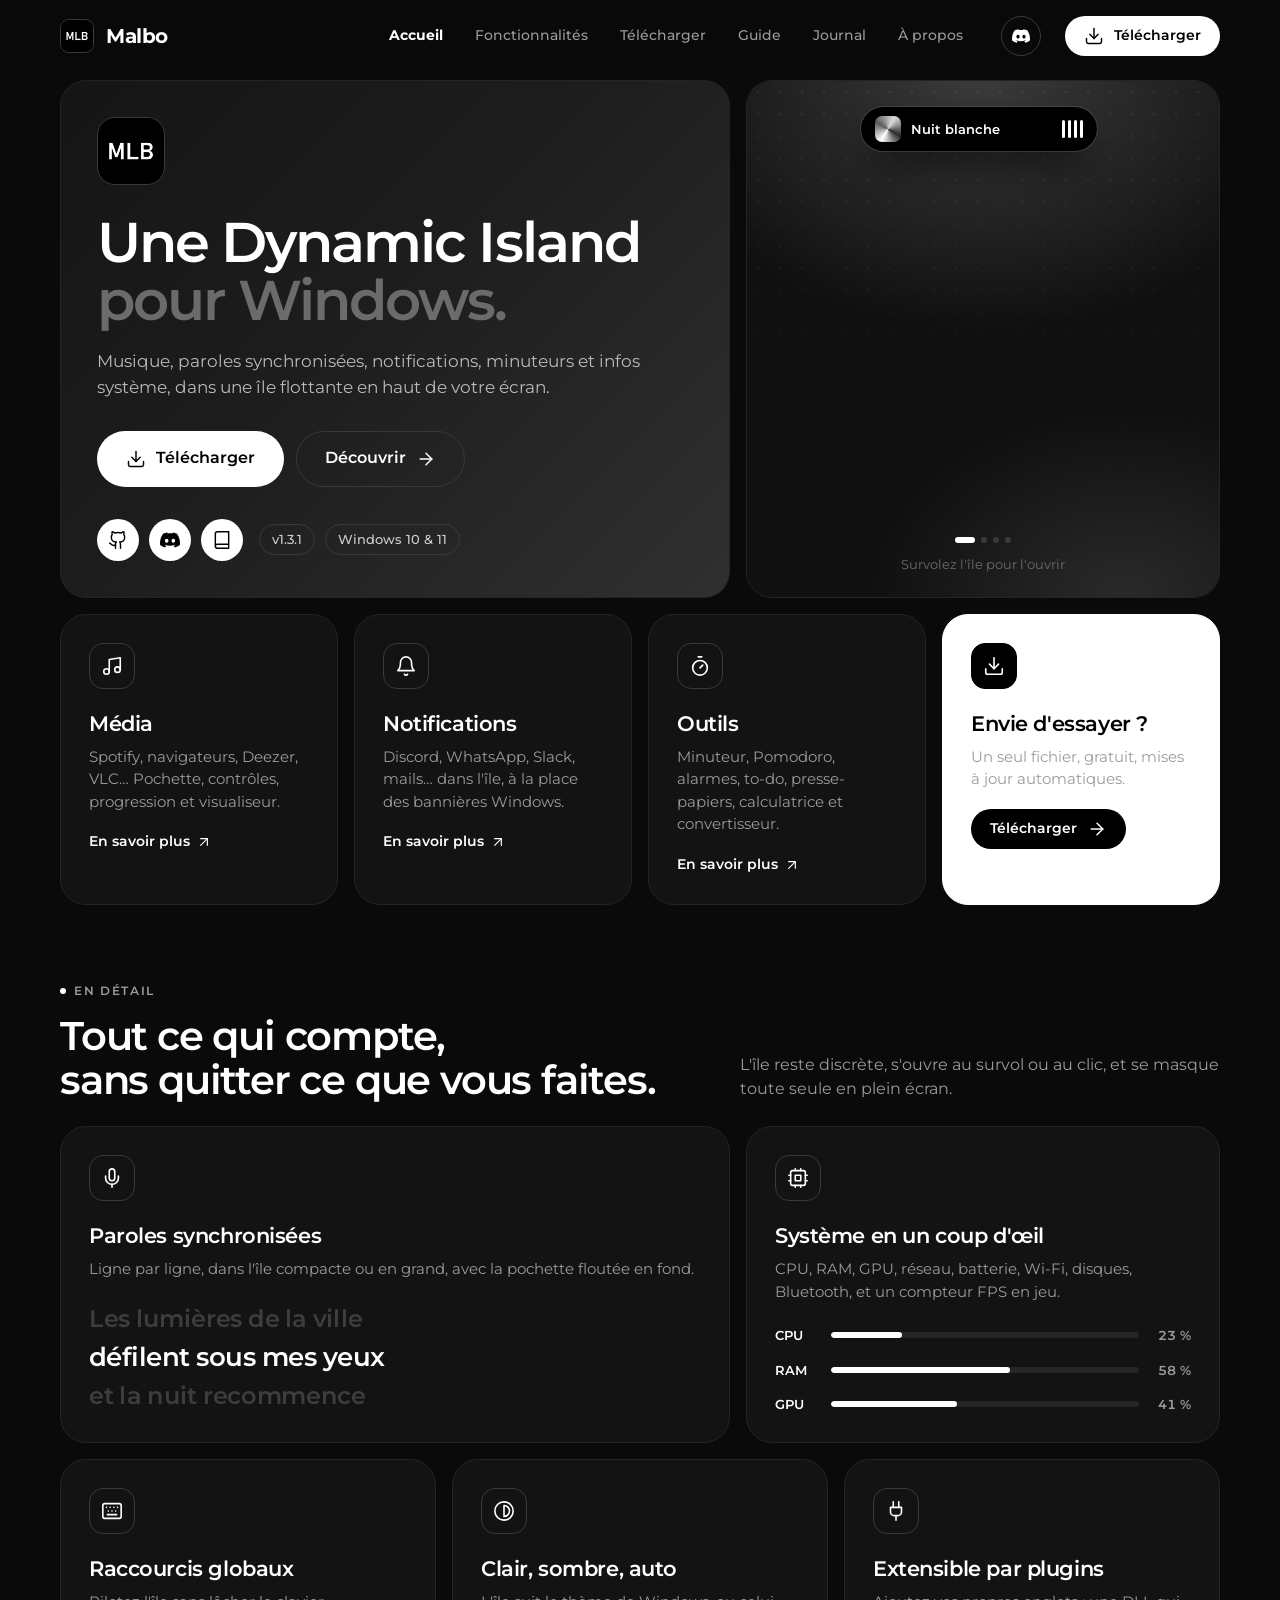
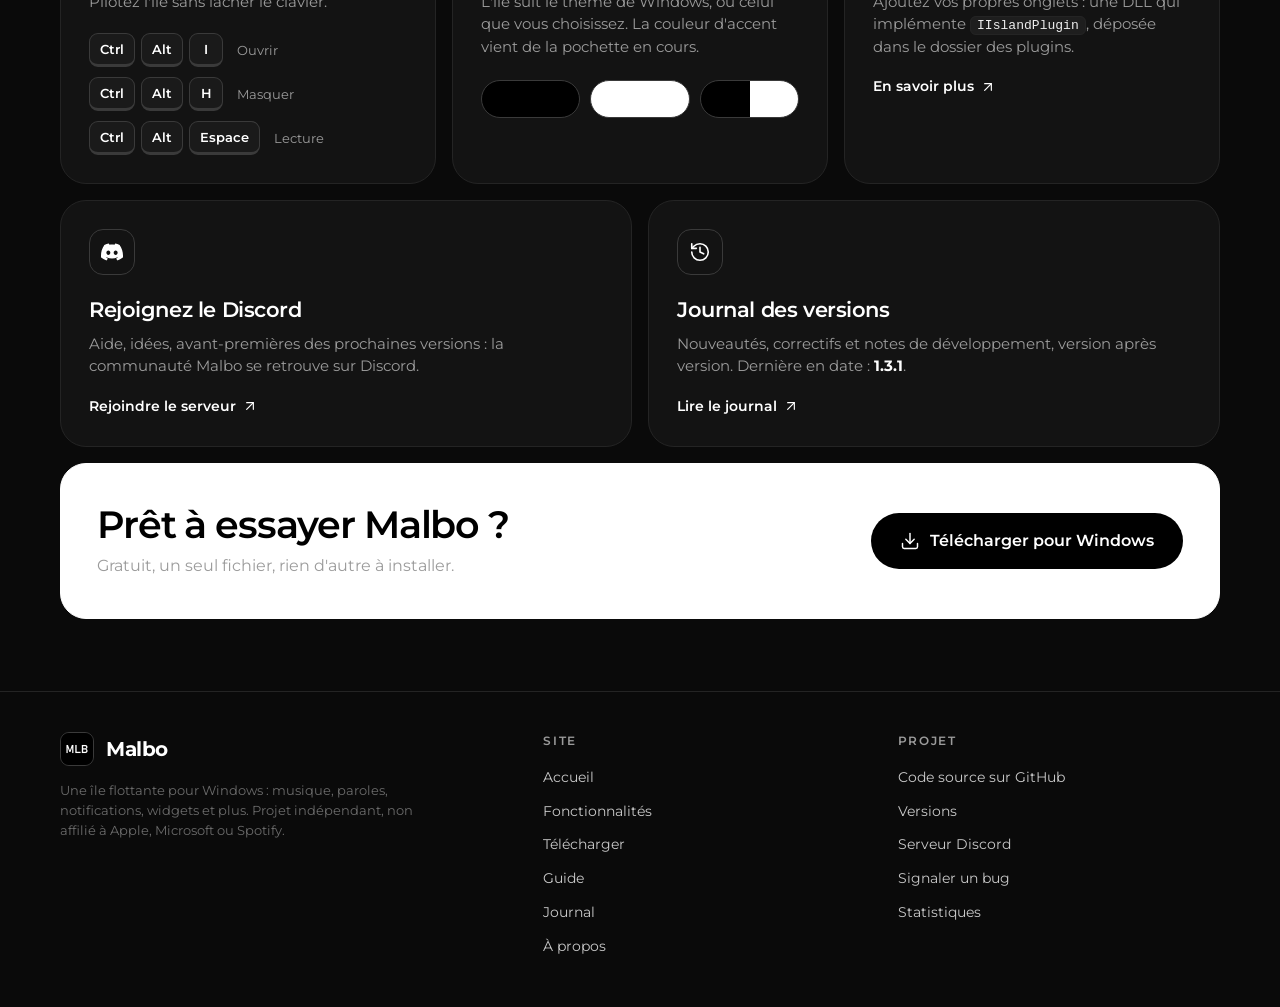
<file: index.html>
<!doctype html>
<html lang="fr">
<head>
<meta charset="utf-8">
<meta name="viewport" content="width=device-width, initial-scale=1">
<title>Malbo, une Dynamic Island pour Windows</title>
<meta name="description" content="Musique, paroles synchronisées, notifications, widgets et infos système dans une île flottante en haut de l'écran. Gratuit, pour Windows 10 et 11.">
<meta name="theme-color" content="#0a0a0a">
<meta property="og:title" content="Malbo, une Dynamic Island pour Windows">
<meta property="og:description" content="Musique, paroles synchronisées, notifications, widgets et infos système dans une île flottante en haut de l'écran. Gratuit, pour Windows 10 et 11.">
<meta property="og:type" content="website">
<meta property="og:image" content="assets/img/malbo.png">
<link rel="icon" href="favicon.ico" sizes="any">
<link rel="apple-touch-icon" href="assets/img/malbo.png">
<link rel="preload" href="assets/fonts/montserrat-latin.woff2" as="font" type="font/woff2" crossorigin>
<link rel="stylesheet" href="assets/css/style.css">
<script>document.documentElement.classList.add('js')</script>
<script src="assets/js/config.js"></script>
</head>
<body>
<a class="skip" href="#main">Aller au contenu</a>
<header class="header">
  <div class="wrap">
    <a class="brand" href="index.html"><img src="assets/img/malbo.png" alt="" width="34" height="34">Malbo</a>
    <button class="burger" aria-label="Menu" aria-expanded="false" aria-controls="nav"><svg class="i " viewBox="0 0 24 24" aria-hidden="true"><line x1="4" x2="20" y1="7" y2="7"/><line x1="4" x2="20" y1="12" y2="12"/><line x1="4" x2="20" y1="17" y2="17"/></svg></button>
    <nav class="nav" id="nav" aria-label="Navigation principale"><a href="index.html" aria-current="page">Accueil</a><a href="features.html">Fonctionnalités</a><a href="download.html">Télécharger</a><a href="docs.html">Guide</a><a href="changelog.html">Journal</a><a href="about.html">À propos</a></nav>
    <a class="icon-btn" href="discord.html" aria-label="Rejoindre le Discord" title="Rejoindre le Discord"><svg class="i i-fill " viewBox="0 0 24 24" aria-hidden="true"><path d="M20.317 4.3698a19.7913 19.7913 0 00-4.8851-1.5152.0741.0741 0 00-.0785.0371c-.211.3753-.4447.8648-.6083 1.2495-1.8447-.2762-3.68-.2762-5.4868 0-.1636-.3933-.4058-.8742-.6177-1.2495a.077.077 0 00-.0785-.037 19.7363 19.7363 0 00-4.8852 1.515.0699.0699 0 00-.0321.0277C.5334 9.0458-.319 13.5799.0992 18.0578a.0824.0824 0 00.0312.0561c2.0528 1.5076 4.0413 2.4228 5.9929 3.0294a.0777.0777 0 00.0842-.0276c.4616-.6304.8731-1.2952 1.226-1.9942a.076.076 0 00-.0416-.1057c-.6528-.2476-1.2743-.5495-1.8722-.8923a.077.077 0 01-.0076-.1277c.1258-.0943.2517-.1923.3718-.2914a.0743.0743 0 01.0776-.0105c3.9278 1.7933 8.18 1.7933 12.0614 0a.0739.0739 0 01.0785.0095c.1202.099.246.1981.3728.2924a.077.077 0 01-.0066.1276 12.2986 12.2986 0 01-1.873.8914.0766.0766 0 00-.0407.1067c.3604.698.7719 1.3628 1.225 1.9932a.076.076 0 00.0842.0286c1.961-.6067 3.9495-1.5219 6.0023-3.0294a.077.077 0 00.0313-.0552c.5004-5.177-.8382-9.6739-3.5485-13.6604a.061.061 0 00-.0312-.0286zM8.02 15.3312c-1.1825 0-2.1569-1.0857-2.1569-2.419 0-1.3332.9555-2.4189 2.157-2.4189 1.2108 0 2.1757 1.0952 2.1568 2.419 0 1.3332-.9555 2.4189-2.1569 2.4189zm7.9748 0c-1.1825 0-2.1569-1.0857-2.1569-2.419 0-1.3332.9554-2.4189 2.1569-2.4189 1.2108 0 2.1757 1.0952 2.1568 2.419 0 1.3332-.946 2.4189-2.1568 2.4189Z"/></svg></a>
    <a class="btn btn-primary btn-sm" href="download.html"><svg class="i " viewBox="0 0 24 24" aria-hidden="true"><path d="M21 15v4a2 2 0 0 1-2 2H5a2 2 0 0 1-2-2v-4"/><polyline points="7 10 12 15 17 10"/><line x1="12" x2="12" y1="15" y2="3"/></svg>Télécharger</a>
  </div>
</header>
<main id="main">
<div class="wrap">
<div class="bento">
<section class="card card-grad hero c7 reveal">
  <img class="hero-logo" src="assets/img/malbo.png" alt="Logo Malbo" width="68" height="68">
  <h1>Une Dynamic Island <em>pour Windows.</em></h1>
  <p class="lead">Musique, paroles synchronisées, notifications, minuteurs et infos système, dans une île flottante en haut de votre écran.</p>
  <div class="hero-actions">
    <a class="btn btn-primary btn-lg" href="download.html"><svg class="i " viewBox="0 0 24 24" aria-hidden="true"><path d="M21 15v4a2 2 0 0 1-2 2H5a2 2 0 0 1-2-2v-4"/><polyline points="7 10 12 15 17 10"/><line x1="12" x2="12" y1="15" y2="3"/></svg>Télécharger</a>
    <a class="btn btn-ghost btn-lg" href="features.html">Découvrir <svg class="i " viewBox="0 0 24 24" aria-hidden="true"><path d="M5 12h14"/><path d="m12 5 7 7-7 7"/></svg></a>
  </div>
  <div class="hero-foot">
    <a class="round" href="https://github.com/MattRvfl/Malbo" rel="noopener" aria-label="Malbo sur GitHub"><svg class="i " viewBox="0 0 24 24" aria-hidden="true"><path d="M15 22v-4a4.8 4.8 0 0 0-1-3.5c3 0 6-2 6-5.5.08-1.25-.27-2.48-1-3.5.28-1.15.28-2.35 0-3.5 0 0-1 0-3 1.5-2.64-.5-5.36-.5-8 0C6 2 5 2 5 2c-.3 1.15-.3 2.35 0 3.5A5.403 5.403 0 0 0 4 9c0 3.5 3 5.5 6 5.5-.39.49-.68 1.05-.85 1.65-.17.6-.22 1.23-.15 1.85v4"/><path d="M9 18c-4.51 2-5-2-7-2"/></svg></a>
    <a class="round" href="discord.html" aria-label="Rejoindre le Discord"><svg class="i i-fill " viewBox="0 0 24 24" aria-hidden="true"><path d="M20.317 4.3698a19.7913 19.7913 0 00-4.8851-1.5152.0741.0741 0 00-.0785.0371c-.211.3753-.4447.8648-.6083 1.2495-1.8447-.2762-3.68-.2762-5.4868 0-.1636-.3933-.4058-.8742-.6177-1.2495a.077.077 0 00-.0785-.037 19.7363 19.7363 0 00-4.8852 1.515.0699.0699 0 00-.0321.0277C.5334 9.0458-.319 13.5799.0992 18.0578a.0824.0824 0 00.0312.0561c2.0528 1.5076 4.0413 2.4228 5.9929 3.0294a.0777.0777 0 00.0842-.0276c.4616-.6304.8731-1.2952 1.226-1.9942a.076.076 0 00-.0416-.1057c-.6528-.2476-1.2743-.5495-1.8722-.8923a.077.077 0 01-.0076-.1277c.1258-.0943.2517-.1923.3718-.2914a.0743.0743 0 01.0776-.0105c3.9278 1.7933 8.18 1.7933 12.0614 0a.0739.0739 0 01.0785.0095c.1202.099.246.1981.3728.2924a.077.077 0 01-.0066.1276 12.2986 12.2986 0 01-1.873.8914.0766.0766 0 00-.0407.1067c.3604.698.7719 1.3628 1.225 1.9932a.076.076 0 00.0842.0286c1.961-.6067 3.9495-1.5219 6.0023-3.0294a.077.077 0 00.0313-.0552c.5004-5.177-.8382-9.6739-3.5485-13.6604a.061.061 0 00-.0312-.0286zM8.02 15.3312c-1.1825 0-2.1569-1.0857-2.1569-2.419 0-1.3332.9555-2.4189 2.157-2.4189 1.2108 0 2.1757 1.0952 2.1568 2.419 0 1.3332-.9555 2.4189-2.1569 2.4189zm7.9748 0c-1.1825 0-2.1569-1.0857-2.1569-2.419 0-1.3332.9554-2.4189 2.1569-2.4189 1.2108 0 2.1757 1.0952 2.1568 2.419 0 1.3332-.946 2.4189-2.1568 2.4189Z"/></svg></a>
    <a class="round" href="docs.html" aria-label="Guide"><svg class="i " viewBox="0 0 24 24" aria-hidden="true"><path d="M4 19.5v-15A2.5 2.5 0 0 1 6.5 2H20v20H6.5a2.5 2.5 0 0 1 0-5H20"/></svg></a>
    <a class="chip" style="margin-left:6px;text-decoration:none" href="changelog.html">v1.3.1</a>
    <span class="chip">Windows 10 &amp; 11</span>
  </div>
</section>
<div class="card card-flush c5 reveal">
  <div class="stage">
    <div class="stage-row">
      <div class="island" data-state="music" tabindex="0" role="img" aria-label="Démonstration de l'île Malbo : musique, notification, minuteur, lecteur ouvert">
        <div class="view v-music"><span class="cover"></span><span class="v-title grow">Nuit blanche</span><span class="bars"><span></span><span></span><span></span><span></span></span></div>
        <div class="view v-notif"><span class="avatar"><svg class="i " viewBox="0 0 24 24" aria-hidden="true"><path d="M21 15a2 2 0 0 1-2 2H7l-4 4V5a2 2 0 0 1 2-2h14a2 2 0 0 1 2 2z"/></svg></span><span class="grow"><span class="v-title" style="display:block">Léa · Discord</span><span class="v-sub" style="display:block">On lance une partie ce soir ?</span></span></div>
        <div class="view v-open">
          <div class="open-top"><span class="cover"></span><span class="grow"><span class="v-title" style="display:block">Nuit blanche</span><span class="v-sub" style="display:block">Les Insulaires</span></span><svg class="i " viewBox="0 0 24 24" aria-hidden="true"><path d="M19 14c1.49-1.46 3-3.21 3-5.5A5.5 5.5 0 0 0 16.5 3c-1.76 0-3 .5-4.5 2-1.5-1.5-2.74-2-4.5-2A5.5 5.5 0 0 0 2 8.5c0 2.3 1.5 4.05 3 5.5l7 7Z"/></svg></div>
          <div class="prog"><i></i></div>
          <div class="ctrls"><svg class="i i-fill " viewBox="0 0 24 24" aria-hidden="true"><polygon points="20 4 9 12 20 20 20 4"/><rect x="4" y="4" width="3" height="16" rx="1"/></svg><svg class="i i-fill big" viewBox="0 0 24 24" aria-hidden="true"><rect x="5" y="3" width="5" height="18" rx="1.5"/><rect x="14" y="3" width="5" height="18" rx="1.5"/></svg><svg class="i i-fill " viewBox="0 0 24 24" aria-hidden="true"><polygon points="4 4 15 12 4 20 4 4"/><rect x="17" y="4" width="3" height="16" rx="1"/></svg></div>
        </div>
      </div>
      <div class="bubble"><span class="bubble-in"><svg class="ring" viewBox="0 0 24 24"><circle class="t" cx="12" cy="12" r="9"/><circle class="p" cx="12" cy="12" r="9"/></svg><span class="tnum">24:59</span></span></div>
    </div>
    <div class="stage-cap"><div class="dots"><i></i><i></i><i></i><i></i></div>Survolez l'île pour l'ouvrir</div>
  </div>
</div>
<a class="card reveal c3" href="features.html#media">
  <div class="ico"><svg class="i " viewBox="0 0 24 24" aria-hidden="true"><path d="M9 18V5l12-2v13"/><circle cx="6" cy="18" r="3"/><circle cx="18" cy="16" r="3"/></svg></div>
  <h3>Média</h3>
  <p>Spotify, navigateurs, Deezer, VLC… Pochette, contrôles, progression et visualiseur.</p><span class="more">En savoir plus <svg class="i " viewBox="0 0 24 24" aria-hidden="true"><path d="M7 7h10v10"/><path d="M7 17 17 7"/></svg></span>
</a>
<a class="card reveal c3" href="features.html#notifications">
  <div class="ico"><svg class="i " viewBox="0 0 24 24" aria-hidden="true"><path d="M6 8a6 6 0 0 1 12 0c0 7 3 9 3 9H3s3-2 3-9"/><path d="M10.3 21a1.94 1.94 0 0 0 3.4 0"/></svg></div>
  <h3>Notifications</h3>
  <p>Discord, WhatsApp, Slack, mails… dans l'île, à la place des bannières Windows.</p><span class="more">En savoir plus <svg class="i " viewBox="0 0 24 24" aria-hidden="true"><path d="M7 7h10v10"/><path d="M7 17 17 7"/></svg></span>
</a>
<a class="card reveal c3" href="features.html#outils">
  <div class="ico"><svg class="i " viewBox="0 0 24 24" aria-hidden="true"><line x1="10" x2="14" y1="2" y2="2"/><line x1="12" x2="15" y1="14" y2="11"/><circle cx="12" cy="14" r="8"/></svg></div>
  <h3>Outils</h3>
  <p>Minuteur, Pomodoro, alarmes, to-do, presse-papiers, calculatrice et convertisseur.</p><span class="more">En savoir plus <svg class="i " viewBox="0 0 24 24" aria-hidden="true"><path d="M7 7h10v10"/><path d="M7 17 17 7"/></svg></span>
</a>
<div class="card card-white c3 reveal">
  <div class="ico"><svg class="i " viewBox="0 0 24 24" aria-hidden="true"><path d="M21 15v4a2 2 0 0 1-2 2H5a2 2 0 0 1-2-2v-4"/><polyline points="7 10 12 15 17 10"/><line x1="12" x2="12" y1="15" y2="3"/></svg></div>
  <h3>Envie d'essayer&nbsp;?</h3>
  <p>Un seul fichier, gratuit, mises à jour automatiques.</p>
  <a class="btn btn-dark btn-sm" style="margin-top:18px" href="download.html">Télécharger <svg class="i " viewBox="0 0 24 24" aria-hidden="true"><path d="M5 12h14"/><path d="m12 5 7 7-7 7"/></svg></a>
</div>
</div>

<div class="section-head">
  <div><span class="eyebrow">En détail</span><h2>Tout ce qui compte,<br>sans quitter ce que vous faites.</h2></div>
  <p>L'île reste discrète, s'ouvre au survol ou au clic, et se masque toute seule en plein écran.</p>
</div>

<div class="bento">
<div class="card c7 reveal">
  <div class="ico"><svg class="i " viewBox="0 0 24 24" aria-hidden="true"><path d="M12 2a3 3 0 0 0-3 3v7a3 3 0 0 0 6 0V5a3 3 0 0 0-3-3Z"/><path d="M19 10v2a7 7 0 0 1-14 0v-2"/><line x1="12" x2="12" y1="19" y2="22"/></svg></div>
  <h3>Paroles synchronisées</h3>
  <p>Ligne par ligne, dans l'île compacte ou en grand, avec la pochette floutée en fond.</p>
  <div class="lyrics" aria-hidden="true"><span>Les lumières de la ville</span><span class="on">défilent sous mes yeux</span><span>et la nuit recommence</span></div>
</div>
<div class="card c5 reveal">
  <div class="ico"><svg class="i " viewBox="0 0 24 24" aria-hidden="true"><rect x="4" y="4" width="16" height="16" rx="2"/><rect x="9" y="9" width="6" height="6"/><path d="M15 2v2M15 20v2M2 15h2M2 9h2M20 15h2M20 9h2M9 2v2M9 20v2"/></svg></div>
  <h3>Système en un coup d'œil</h3>
  <p>CPU, RAM, GPU, réseau, batterie, Wi-Fi, disques, Bluetooth, et un compteur FPS en jeu.</p>
  <div class="meters" aria-hidden="true">
    <div class="meter"><span>CPU</span><b><i data-w="23%" style="width:0"></i></b><em>23 %</em></div>
    <div class="meter"><span>RAM</span><b><i data-w="58%" style="width:0"></i></b><em>58 %</em></div>
    <div class="meter"><span>GPU</span><b><i data-w="41%" style="width:0"></i></b><em>41 %</em></div>
  </div>
</div>
<div class="card c4 reveal">
  <div class="ico"><svg class="i " viewBox="0 0 24 24" aria-hidden="true"><rect width="20" height="16" x="2" y="4" rx="2"/><path d="M6 8h.01M10 8h.01M14 8h.01M18 8h.01M8 12h.01M12 12h.01M16 12h.01M7 16h10"/></svg></div>
  <h3>Raccourcis globaux</h3>
  <p>Pilotez l'île sans lâcher le clavier.</p>
  <div style="margin-top:20px">
    <div class="keys"><kbd>Ctrl</kbd><kbd>Alt</kbd><kbd>I</kbd><small>Ouvrir</small></div>
    <div class="keys"><kbd>Ctrl</kbd><kbd>Alt</kbd><kbd>H</kbd><small>Masquer</small></div>
    <div class="keys"><kbd>Ctrl</kbd><kbd>Alt</kbd><kbd>Espace</kbd><small>Lecture</small></div>
  </div>
</div>
<div class="card c4 reveal">
  <div class="ico"><svg class="i " viewBox="0 0 24 24" aria-hidden="true"><circle cx="12" cy="12" r="10"/><path d="M12 18a6 6 0 0 0 0-12v12z"/></svg></div>
  <h3>Clair, sombre, auto</h3>
  <p>L'île suit le thème de Windows, ou celui que vous choisissez. La couleur d'accent vient de la pochette en cours.</p>
  <div class="themes" aria-hidden="true"><i></i><i></i><i></i></div>
</div>
<a class="card c4 reveal" href="docs.html#plugins">
  <div class="ico"><svg class="i " viewBox="0 0 24 24" aria-hidden="true"><path d="M12 22v-5"/><path d="M9 8V2"/><path d="M15 8V2"/><path d="M18 8v5a4 4 0 0 1-4 4h-4a4 4 0 0 1-4-4V8Z"/></svg></div>
  <h3>Extensible par plugins</h3>
  <p>Ajoutez vos propres onglets : une DLL qui implémente <code>IIslandPlugin</code>, déposée dans le dossier des plugins.</p>
  <span class="more">En savoir plus <svg class="i " viewBox="0 0 24 24" aria-hidden="true"><path d="M7 7h10v10"/><path d="M7 17 17 7"/></svg></span>
</a>
<a class="card c6 reveal" href="discord.html">
  <div class="ico"><svg class="i i-fill " viewBox="0 0 24 24" aria-hidden="true"><path d="M20.317 4.3698a19.7913 19.7913 0 00-4.8851-1.5152.0741.0741 0 00-.0785.0371c-.211.3753-.4447.8648-.6083 1.2495-1.8447-.2762-3.68-.2762-5.4868 0-.1636-.3933-.4058-.8742-.6177-1.2495a.077.077 0 00-.0785-.037 19.7363 19.7363 0 00-4.8852 1.515.0699.0699 0 00-.0321.0277C.5334 9.0458-.319 13.5799.0992 18.0578a.0824.0824 0 00.0312.0561c2.0528 1.5076 4.0413 2.4228 5.9929 3.0294a.0777.0777 0 00.0842-.0276c.4616-.6304.8731-1.2952 1.226-1.9942a.076.076 0 00-.0416-.1057c-.6528-.2476-1.2743-.5495-1.8722-.8923a.077.077 0 01-.0076-.1277c.1258-.0943.2517-.1923.3718-.2914a.0743.0743 0 01.0776-.0105c3.9278 1.7933 8.18 1.7933 12.0614 0a.0739.0739 0 01.0785.0095c.1202.099.246.1981.3728.2924a.077.077 0 01-.0066.1276 12.2986 12.2986 0 01-1.873.8914.0766.0766 0 00-.0407.1067c.3604.698.7719 1.3628 1.225 1.9932a.076.076 0 00.0842.0286c1.961-.6067 3.9495-1.5219 6.0023-3.0294a.077.077 0 00.0313-.0552c.5004-5.177-.8382-9.6739-3.5485-13.6604a.061.061 0 00-.0312-.0286zM8.02 15.3312c-1.1825 0-2.1569-1.0857-2.1569-2.419 0-1.3332.9555-2.4189 2.157-2.4189 1.2108 0 2.1757 1.0952 2.1568 2.419 0 1.3332-.9555 2.4189-2.1569 2.4189zm7.9748 0c-1.1825 0-2.1569-1.0857-2.1569-2.419 0-1.3332.9554-2.4189 2.1569-2.4189 1.2108 0 2.1757 1.0952 2.1568 2.419 0 1.3332-.946 2.4189-2.1568 2.4189Z"/></svg></div>
  <h3>Rejoignez le Discord</h3>
  <p>Aide, idées, avant-premières des prochaines versions : la communauté Malbo se retrouve sur Discord.</p>
  <span class="more">Rejoindre le serveur <svg class="i " viewBox="0 0 24 24" aria-hidden="true"><path d="M7 7h10v10"/><path d="M7 17 17 7"/></svg></span>
</a>
<a class="card c6 reveal" href="changelog.html">
  <div class="ico"><svg class="i " viewBox="0 0 24 24" aria-hidden="true"><path d="M3 12a9 9 0 1 0 9-9 9.75 9.75 0 0 0-6.74 2.74L3 8"/><path d="M3 3v5h5"/><path d="M12 7v5l4 2"/></svg></div>
  <h3>Journal des versions</h3>
  <p>Nouveautés, correctifs et notes de développement, version après version. Dernière en date : <strong style="color:#fff">1.3.1</strong>.</p>
  <span class="more">Lire le journal <svg class="i " viewBox="0 0 24 24" aria-hidden="true"><path d="M7 7h10v10"/><path d="M7 17 17 7"/></svg></span>
</a>
</div>
<div class="bento" style="margin-top:var(--gap)">
<div class="card card-white cta reveal">
  <div><h2>Prêt à essayer Malbo&nbsp;?</h2><p>Gratuit, un seul fichier, rien d'autre à installer.</p></div>
  <a class="btn btn-dark btn-lg" href="download.html"><svg class="i " viewBox="0 0 24 24" aria-hidden="true"><path d="M21 15v4a2 2 0 0 1-2 2H5a2 2 0 0 1-2-2v-4"/><polyline points="7 10 12 15 17 10"/><line x1="12" x2="12" y1="15" y2="3"/></svg>Télécharger pour Windows</a>
</div>
</div>
</div>
</main>
<footer class="footer">
  <div class="wrap">
    <div>
      <a class="brand" href="index.html"><img src="assets/img/malbo.png" alt="" width="34" height="34">Malbo</a>
      <p>Une île flottante pour Windows : musique, paroles, notifications, widgets et plus. Projet indépendant, non affilié à Apple, Microsoft ou Spotify.</p>
    </div>
    <div>
      <h4>Site</h4>
      <ul><li><a href="index.html">Accueil</a></li><li><a href="features.html">Fonctionnalités</a></li><li><a href="download.html">Télécharger</a></li><li><a href="docs.html">Guide</a></li><li><a href="changelog.html">Journal</a></li><li><a href="about.html">À propos</a></li></ul>
    </div>
    <div>
      <h4>Projet</h4>
      <ul>
        <li><a href="https://github.com/MattRvfl/Malbo" rel="noopener">Code source sur GitHub</a></li>
        <li><a href="https://github.com/MattRvfl/Malbo/releases" rel="noopener">Versions</a></li>
        <li><a href="discord.html">Serveur Discord</a></li>
        <li><a href="https://github.com/MattRvfl/Malbo/issues" rel="noopener">Signaler un bug</a></li>
        <li><a href="dashboard.html" rel="nofollow">Statistiques</a></li>
      </ul>
    </div>
  </div>
</footer>
<script src="assets/js/track.js" defer></script>
<script src="assets/js/main.js" defer></script>
</body>
</html>
</file>
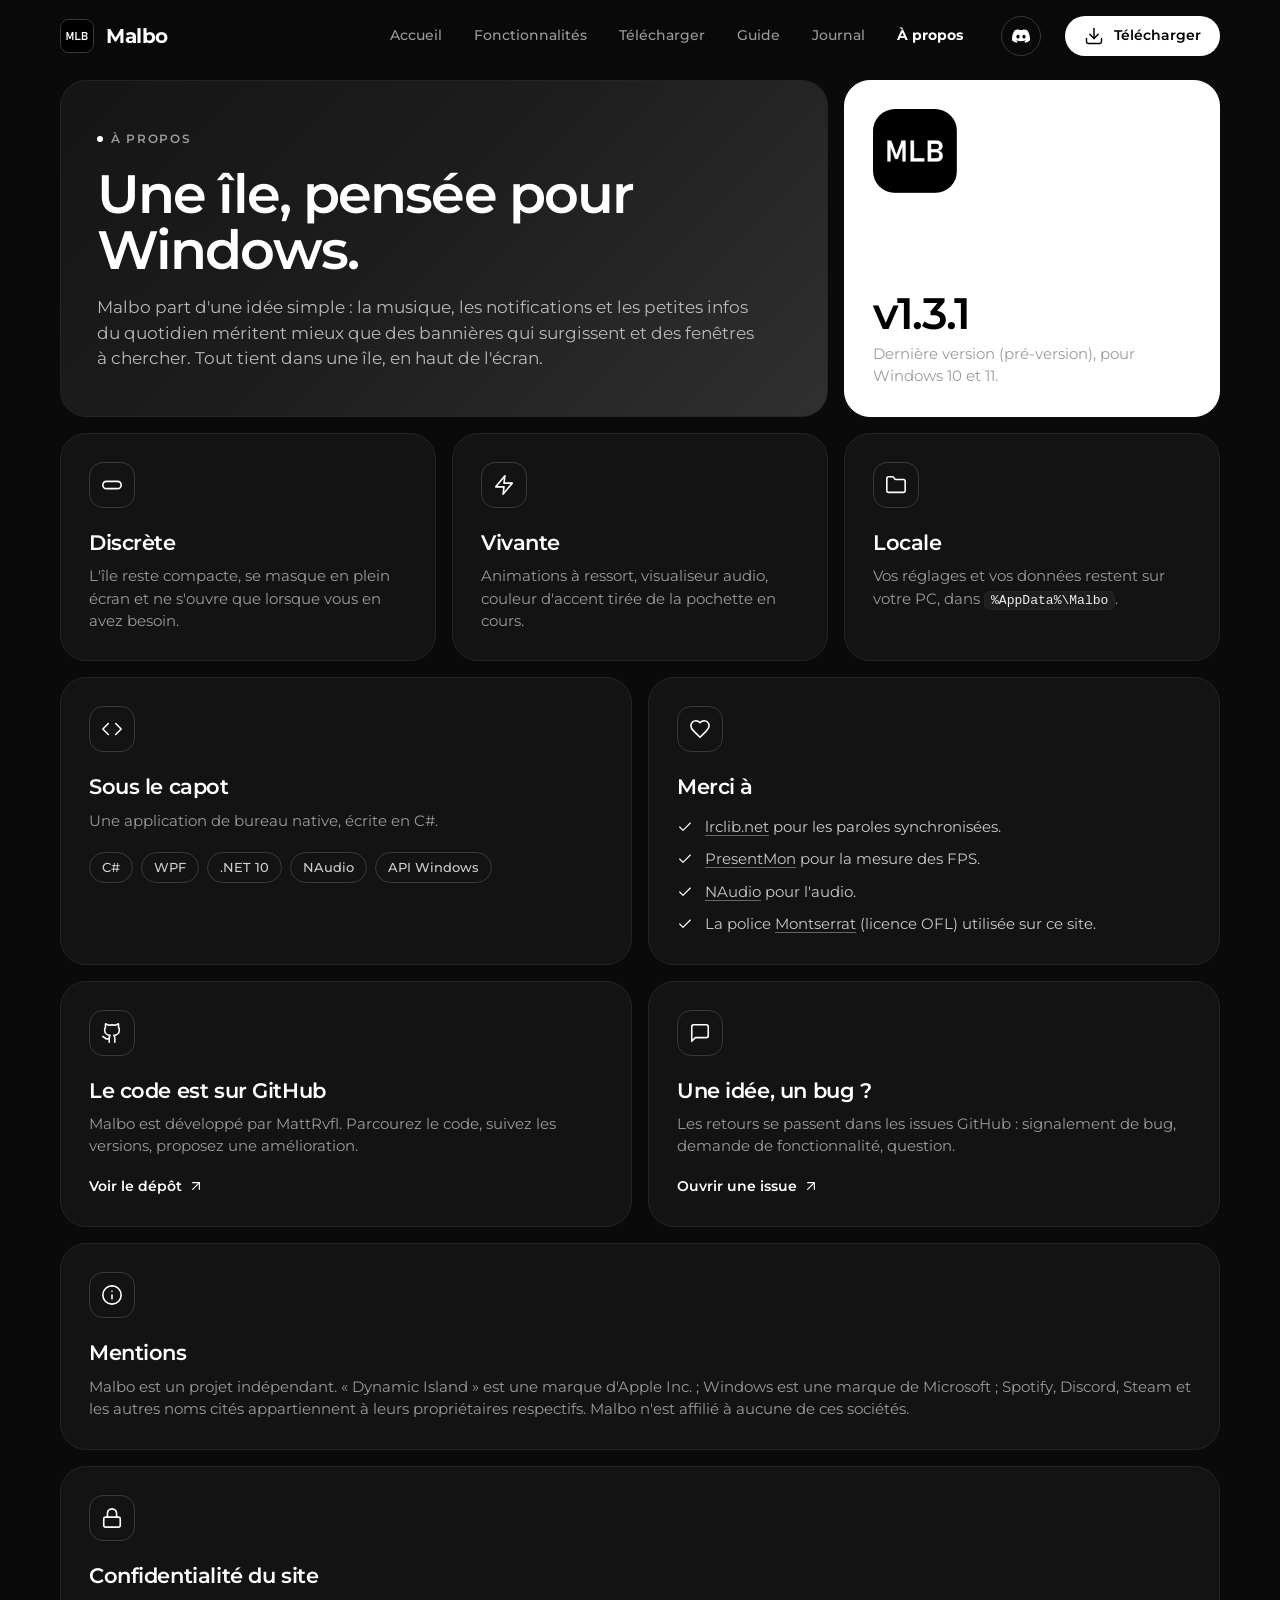
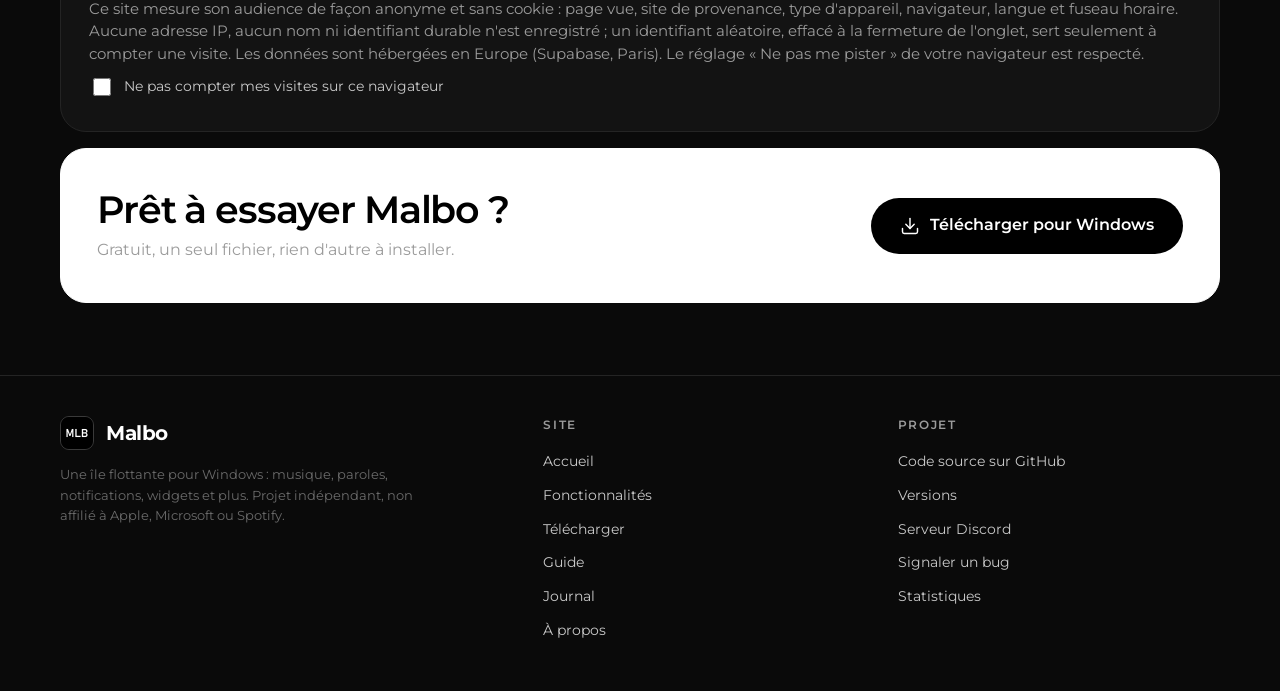
<file: about.html>
<!doctype html>
<html lang="fr">
<head>
<meta charset="utf-8">
<meta name="viewport" content="width=device-width, initial-scale=1">
<title>À propos · Malbo</title>
<meta name="description" content="Le projet Malbo : l'idée, la technique, les remerciements et les mentions.">
<meta name="theme-color" content="#0a0a0a">
<meta property="og:title" content="À propos · Malbo">
<meta property="og:description" content="Le projet Malbo : l'idée, la technique, les remerciements et les mentions.">
<meta property="og:type" content="website">
<meta property="og:image" content="assets/img/malbo.png">
<link rel="icon" href="favicon.ico" sizes="any">
<link rel="apple-touch-icon" href="assets/img/malbo.png">
<link rel="preload" href="assets/fonts/montserrat-latin.woff2" as="font" type="font/woff2" crossorigin>
<link rel="stylesheet" href="assets/css/style.css">
<script>document.documentElement.classList.add('js')</script>
<script src="assets/js/config.js"></script>
</head>
<body>
<a class="skip" href="#main">Aller au contenu</a>
<header class="header">
  <div class="wrap">
    <a class="brand" href="index.html"><img src="assets/img/malbo.png" alt="" width="34" height="34">Malbo</a>
    <button class="burger" aria-label="Menu" aria-expanded="false" aria-controls="nav"><svg class="i " viewBox="0 0 24 24" aria-hidden="true"><line x1="4" x2="20" y1="7" y2="7"/><line x1="4" x2="20" y1="12" y2="12"/><line x1="4" x2="20" y1="17" y2="17"/></svg></button>
    <nav class="nav" id="nav" aria-label="Navigation principale"><a href="index.html">Accueil</a><a href="features.html">Fonctionnalités</a><a href="download.html">Télécharger</a><a href="docs.html">Guide</a><a href="changelog.html">Journal</a><a href="about.html" aria-current="page">À propos</a></nav>
    <a class="icon-btn" href="discord.html" aria-label="Rejoindre le Discord" title="Rejoindre le Discord"><svg class="i i-fill " viewBox="0 0 24 24" aria-hidden="true"><path d="M20.317 4.3698a19.7913 19.7913 0 00-4.8851-1.5152.0741.0741 0 00-.0785.0371c-.211.3753-.4447.8648-.6083 1.2495-1.8447-.2762-3.68-.2762-5.4868 0-.1636-.3933-.4058-.8742-.6177-1.2495a.077.077 0 00-.0785-.037 19.7363 19.7363 0 00-4.8852 1.515.0699.0699 0 00-.0321.0277C.5334 9.0458-.319 13.5799.0992 18.0578a.0824.0824 0 00.0312.0561c2.0528 1.5076 4.0413 2.4228 5.9929 3.0294a.0777.0777 0 00.0842-.0276c.4616-.6304.8731-1.2952 1.226-1.9942a.076.076 0 00-.0416-.1057c-.6528-.2476-1.2743-.5495-1.8722-.8923a.077.077 0 01-.0076-.1277c.1258-.0943.2517-.1923.3718-.2914a.0743.0743 0 01.0776-.0105c3.9278 1.7933 8.18 1.7933 12.0614 0a.0739.0739 0 01.0785.0095c.1202.099.246.1981.3728.2924a.077.077 0 01-.0066.1276 12.2986 12.2986 0 01-1.873.8914.0766.0766 0 00-.0407.1067c.3604.698.7719 1.3628 1.225 1.9932a.076.076 0 00.0842.0286c1.961-.6067 3.9495-1.5219 6.0023-3.0294a.077.077 0 00.0313-.0552c.5004-5.177-.8382-9.6739-3.5485-13.6604a.061.061 0 00-.0312-.0286zM8.02 15.3312c-1.1825 0-2.1569-1.0857-2.1569-2.419 0-1.3332.9555-2.4189 2.157-2.4189 1.2108 0 2.1757 1.0952 2.1568 2.419 0 1.3332-.9555 2.4189-2.1569 2.4189zm7.9748 0c-1.1825 0-2.1569-1.0857-2.1569-2.419 0-1.3332.9554-2.4189 2.1569-2.4189 1.2108 0 2.1757 1.0952 2.1568 2.419 0 1.3332-.946 2.4189-2.1568 2.4189Z"/></svg></a>
    <a class="btn btn-primary btn-sm" href="download.html"><svg class="i " viewBox="0 0 24 24" aria-hidden="true"><path d="M21 15v4a2 2 0 0 1-2 2H5a2 2 0 0 1-2-2v-4"/><polyline points="7 10 12 15 17 10"/><line x1="12" x2="12" y1="15" y2="3"/></svg>Télécharger</a>
  </div>
</header>
<main id="main">
<div class="wrap">
<div class="bento">
<div class="card card-grad page-head c8 reveal">
  <span class="eyebrow">À propos</span>
  <h1>Une île, pensée pour Windows.</h1>
  <p>Malbo part d'une idée simple : la musique, les notifications et les petites infos du quotidien méritent mieux que des bannières qui surgissent et des fenêtres à chercher. Tout tient dans une île, en haut de l'écran.</p>
</div>
<div class="card card-white c4 reveal" style="display:flex;flex-direction:column;justify-content:space-between;gap:24px">
  <img src="assets/img/malbo.png" alt="Logo Malbo" width="84" height="84" style="border-radius:22px">
  <div><div class="big-num">v1.3.1</div><p>Dernière version (pré-version), pour Windows 10 et 11.</p></div>
</div>
<div class="card reveal c4">
  <div class="ico"><svg class="i " viewBox="0 0 24 24" aria-hidden="true"><rect x="2" y="8" width="20" height="8" rx="4"/></svg></div>
  <h3>Discrète</h3>
  <p>L'île reste compacte, se masque en plein écran et ne s'ouvre que lorsque vous en avez besoin.</p>
</div>
<div class="card reveal c4">
  <div class="ico"><svg class="i " viewBox="0 0 24 24" aria-hidden="true"><path d="M13 2 3 14h9l-1 8 10-12h-9l1-8z"/></svg></div>
  <h3>Vivante</h3>
  <p>Animations à ressort, visualiseur audio, couleur d'accent tirée de la pochette en cours.</p>
</div>
<div class="card reveal c4">
  <div class="ico"><svg class="i " viewBox="0 0 24 24" aria-hidden="true"><path d="M20 20a2 2 0 0 0 2-2V8a2 2 0 0 0-2-2h-7.9a2 2 0 0 1-1.69-.9L9.6 3.9A2 2 0 0 0 7.93 3H4a2 2 0 0 0-2 2v13a2 2 0 0 0 2 2Z"/></svg></div>
  <h3>Locale</h3>
  <p>Vos réglages et vos données restent sur votre PC, dans <code>%AppData%\Malbo</code>.</p>
</div>
<div class="card c6 reveal">
  <div class="ico"><svg class="i " viewBox="0 0 24 24" aria-hidden="true"><polyline points="16 18 22 12 16 6"/><polyline points="8 6 2 12 8 18"/></svg></div>
  <h3>Sous le capot</h3>
  <p>Une application de bureau native, écrite en C#.</p>
  <div class="chips" style="margin-top:20px"><span class="chip">C#</span><span class="chip">WPF</span><span class="chip">.NET 10</span><span class="chip">NAudio</span><span class="chip">API Windows</span></div>
</div>
<div class="card c6 reveal">
  <div class="ico"><svg class="i " viewBox="0 0 24 24" aria-hidden="true"><path d="M19 14c1.49-1.46 3-3.21 3-5.5A5.5 5.5 0 0 0 16.5 3c-1.76 0-3 .5-4.5 2-1.5-1.5-2.74-2-4.5-2A5.5 5.5 0 0 0 2 8.5c0 2.3 1.5 4.05 3 5.5l7 7Z"/></svg></div>
  <h3>Merci à</h3>
  <ul class="list"><li><svg class="i " viewBox="0 0 24 24" aria-hidden="true"><path d="M20 6 9 17l-5-5"/></svg><span><a href="https://lrclib.net" rel="noopener">lrclib.net</a> pour les paroles synchronisées.</span></li><li><svg class="i " viewBox="0 0 24 24" aria-hidden="true"><path d="M20 6 9 17l-5-5"/></svg><span><a href="https://github.com/GameTechDev/PresentMon" rel="noopener">PresentMon</a> pour la mesure des FPS.</span></li><li><svg class="i " viewBox="0 0 24 24" aria-hidden="true"><path d="M20 6 9 17l-5-5"/></svg><span><a href="https://github.com/naudio/NAudio" rel="noopener">NAudio</a> pour l'audio.</span></li><li><svg class="i " viewBox="0 0 24 24" aria-hidden="true"><path d="M20 6 9 17l-5-5"/></svg><span>La police <a href="https://github.com/JulietaUla/Montserrat" rel="noopener">Montserrat</a> (licence OFL) utilisée sur ce site.</span></li></ul>
</div>
<a class="card c6 reveal" href="https://github.com/MattRvfl/Malbo" rel="noopener">
  <div class="ico"><svg class="i " viewBox="0 0 24 24" aria-hidden="true"><path d="M15 22v-4a4.8 4.8 0 0 0-1-3.5c3 0 6-2 6-5.5.08-1.25-.27-2.48-1-3.5.28-1.15.28-2.35 0-3.5 0 0-1 0-3 1.5-2.64-.5-5.36-.5-8 0C6 2 5 2 5 2c-.3 1.15-.3 2.35 0 3.5A5.403 5.403 0 0 0 4 9c0 3.5 3 5.5 6 5.5-.39.49-.68 1.05-.85 1.65-.17.6-.22 1.23-.15 1.85v4"/><path d="M9 18c-4.51 2-5-2-7-2"/></svg></div>
  <h3>Le code est sur GitHub</h3>
  <p>Malbo est développé par MattRvfl. Parcourez le code, suivez les versions, proposez une amélioration.</p>
  <span class="more">Voir le dépôt <svg class="i " viewBox="0 0 24 24" aria-hidden="true"><path d="M7 7h10v10"/><path d="M7 17 17 7"/></svg></span>
</a>
<a class="card c6 reveal" href="https://github.com/MattRvfl/Malbo/issues" rel="noopener">
  <div class="ico"><svg class="i " viewBox="0 0 24 24" aria-hidden="true"><path d="M21 15a2 2 0 0 1-2 2H7l-4 4V5a2 2 0 0 1 2-2h14a2 2 0 0 1 2 2z"/></svg></div>
  <h3>Une idée, un bug&nbsp;?</h3>
  <p>Les retours se passent dans les issues GitHub : signalement de bug, demande de fonctionnalité, question.</p>
  <span class="more">Ouvrir une issue <svg class="i " viewBox="0 0 24 24" aria-hidden="true"><path d="M7 7h10v10"/><path d="M7 17 17 7"/></svg></span>
</a>
<div class="card reveal">
  <div class="ico"><svg class="i " viewBox="0 0 24 24" aria-hidden="true"><circle cx="12" cy="12" r="10"/><path d="M12 16v-4"/><path d="M12 8h.01"/></svg></div>
  <h3>Mentions</h3>
  <p>Malbo est un projet indépendant. « Dynamic Island » est une marque d'Apple Inc. ; Windows est une marque de Microsoft ; Spotify, Discord, Steam et les autres noms cités appartiennent à leurs propriétaires respectifs. Malbo n'est affilié à aucune de ces sociétés.</p>
</div>
<div class="card reveal" id="confidentialite">
  <div class="ico"><svg class="i " viewBox="0 0 24 24" aria-hidden="true"><rect width="18" height="11" x="3" y="11" rx="2"/><path d="M7 11V7a5 5 0 0 1 10 0v4"/></svg></div>
  <h3>Confidentialité du site</h3>
  <p>Ce site mesure son audience de façon anonyme et sans cookie : page vue, site de provenance, type d'appareil, navigateur, langue et fuseau horaire. Aucune adresse IP, aucun nom ni identifiant durable n'est enregistré ; un identifiant aléatoire, effacé à la fermeture de l'onglet, sert seulement à compter une visite. Les données sont hébergées en Europe (Supabase, Paris). Le réglage « Ne pas me pister » de votre navigateur est respecté.</p>
  <p><label class="check"><input type="checkbox" id="optout"> Ne pas compter mes visites sur ce navigateur</label></p>
</div>
</div>
<div class="bento" style="margin-top:var(--gap)">
<div class="card card-white cta reveal">
  <div><h2>Prêt à essayer Malbo&nbsp;?</h2><p>Gratuit, un seul fichier, rien d'autre à installer.</p></div>
  <a class="btn btn-dark btn-lg" href="download.html"><svg class="i " viewBox="0 0 24 24" aria-hidden="true"><path d="M21 15v4a2 2 0 0 1-2 2H5a2 2 0 0 1-2-2v-4"/><polyline points="7 10 12 15 17 10"/><line x1="12" x2="12" y1="15" y2="3"/></svg>Télécharger pour Windows</a>
</div>
</div>
</div>
</main>
<footer class="footer">
  <div class="wrap">
    <div>
      <a class="brand" href="index.html"><img src="assets/img/malbo.png" alt="" width="34" height="34">Malbo</a>
      <p>Une île flottante pour Windows : musique, paroles, notifications, widgets et plus. Projet indépendant, non affilié à Apple, Microsoft ou Spotify.</p>
    </div>
    <div>
      <h4>Site</h4>
      <ul><li><a href="index.html">Accueil</a></li><li><a href="features.html">Fonctionnalités</a></li><li><a href="download.html">Télécharger</a></li><li><a href="docs.html">Guide</a></li><li><a href="changelog.html">Journal</a></li><li><a href="about.html">À propos</a></li></ul>
    </div>
    <div>
      <h4>Projet</h4>
      <ul>
        <li><a href="https://github.com/MattRvfl/Malbo" rel="noopener">Code source sur GitHub</a></li>
        <li><a href="https://github.com/MattRvfl/Malbo/releases" rel="noopener">Versions</a></li>
        <li><a href="discord.html">Serveur Discord</a></li>
        <li><a href="https://github.com/MattRvfl/Malbo/issues" rel="noopener">Signaler un bug</a></li>
        <li><a href="dashboard.html" rel="nofollow">Statistiques</a></li>
      </ul>
    </div>
  </div>
</footer>
<script src="assets/js/track.js" defer></script>
<script src="assets/js/main.js" defer></script>
</body>
</html>
</file>
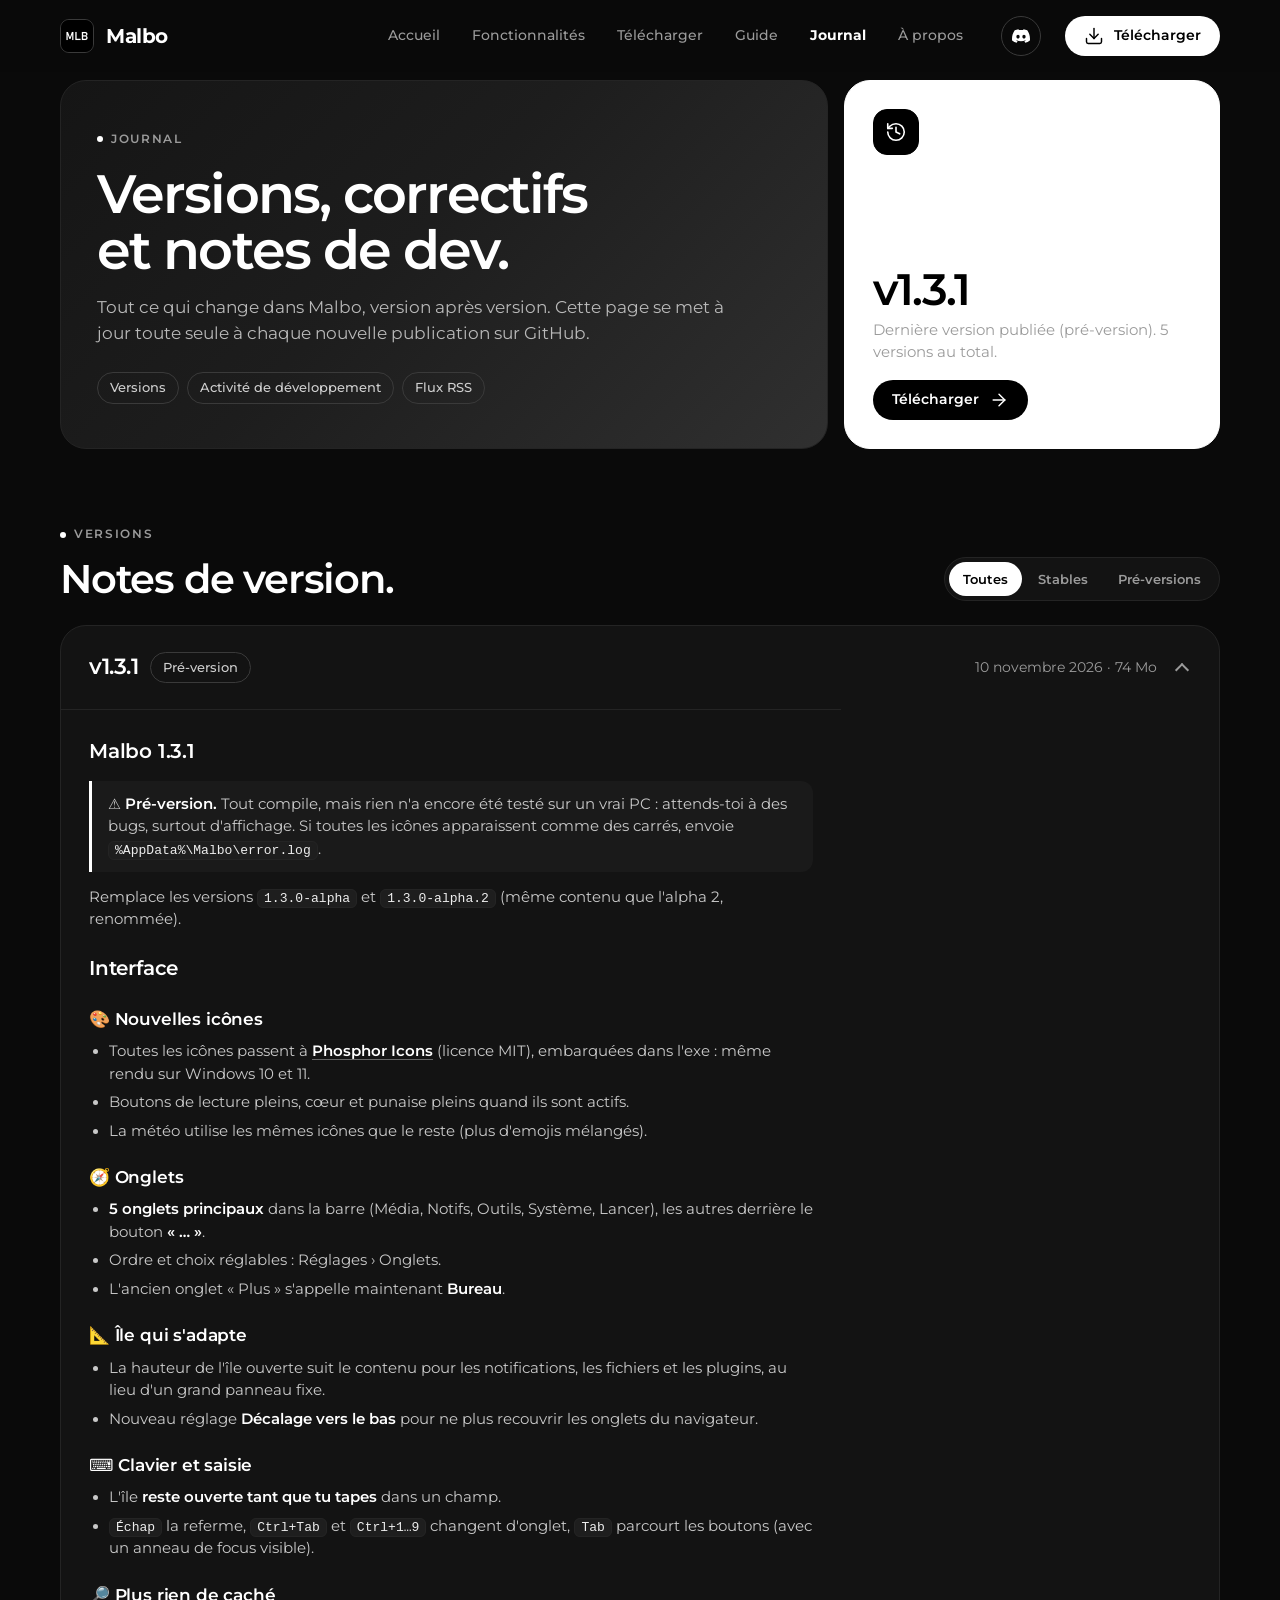
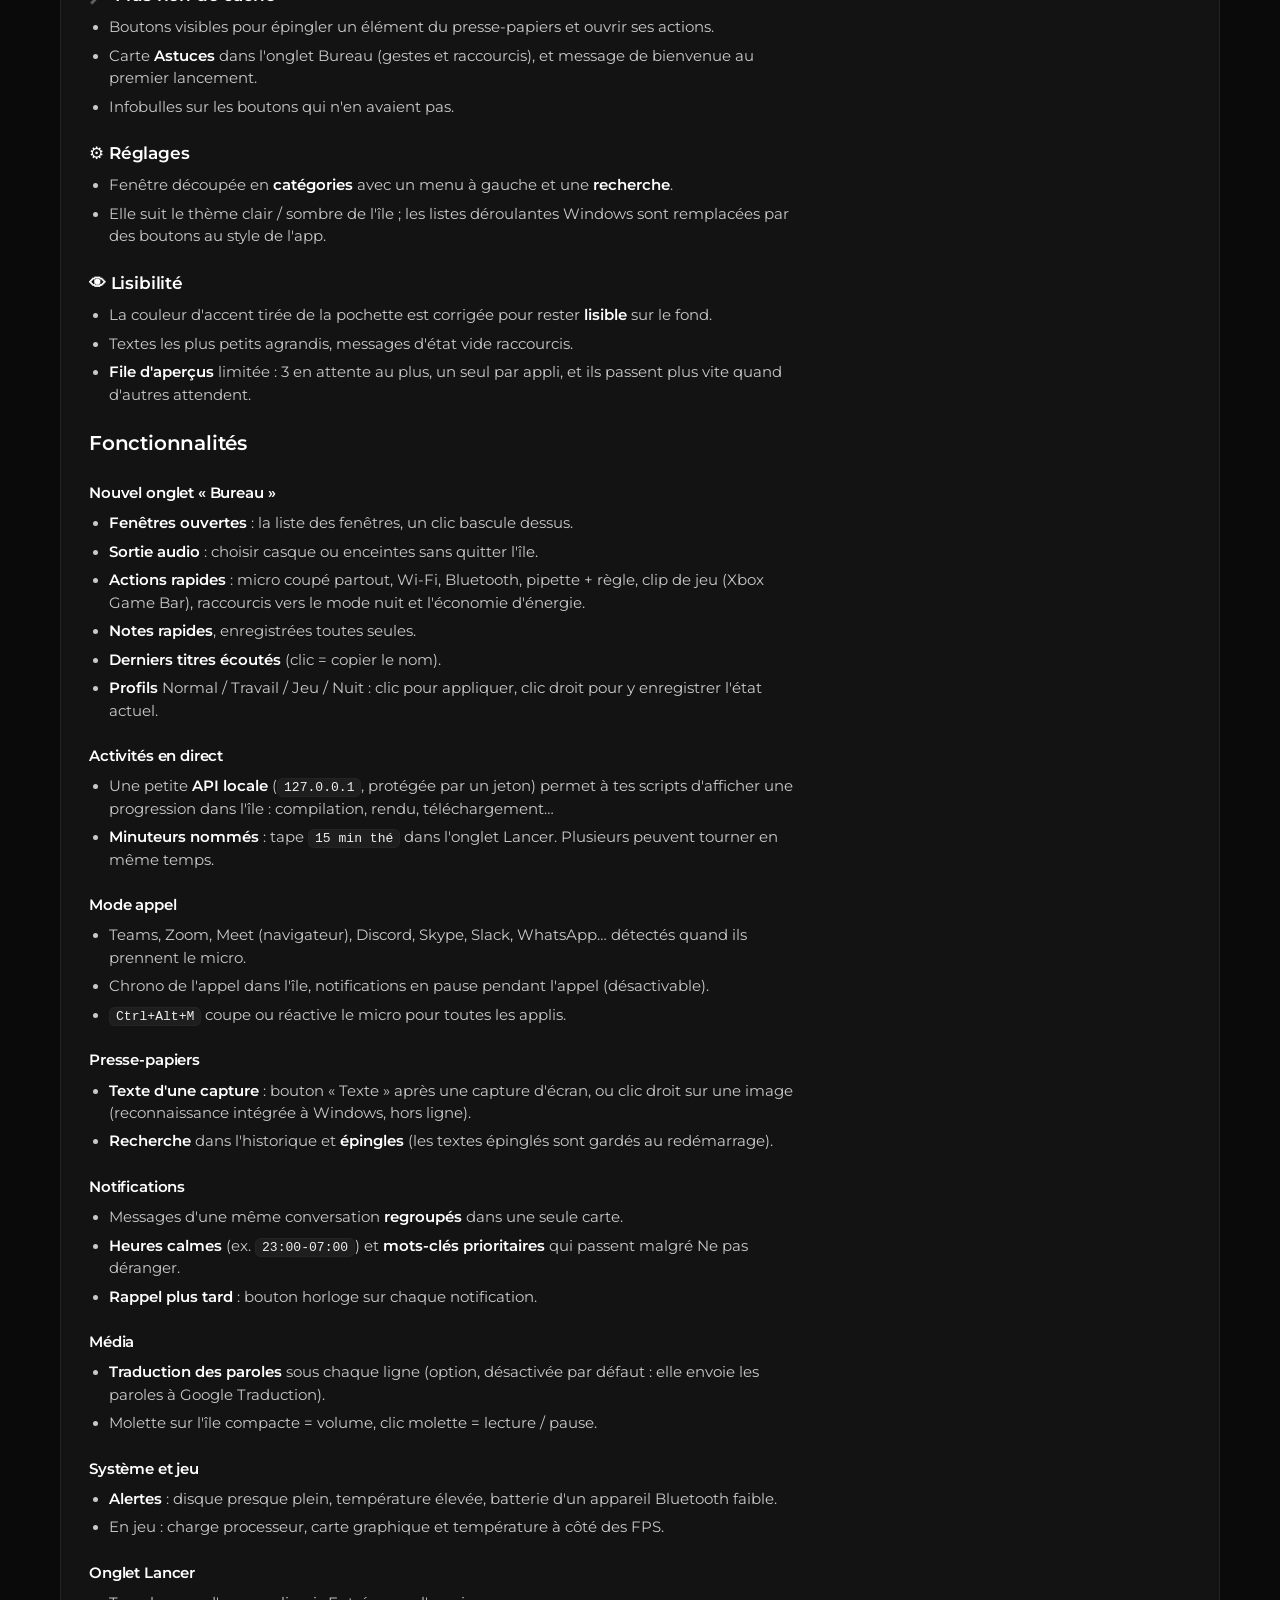
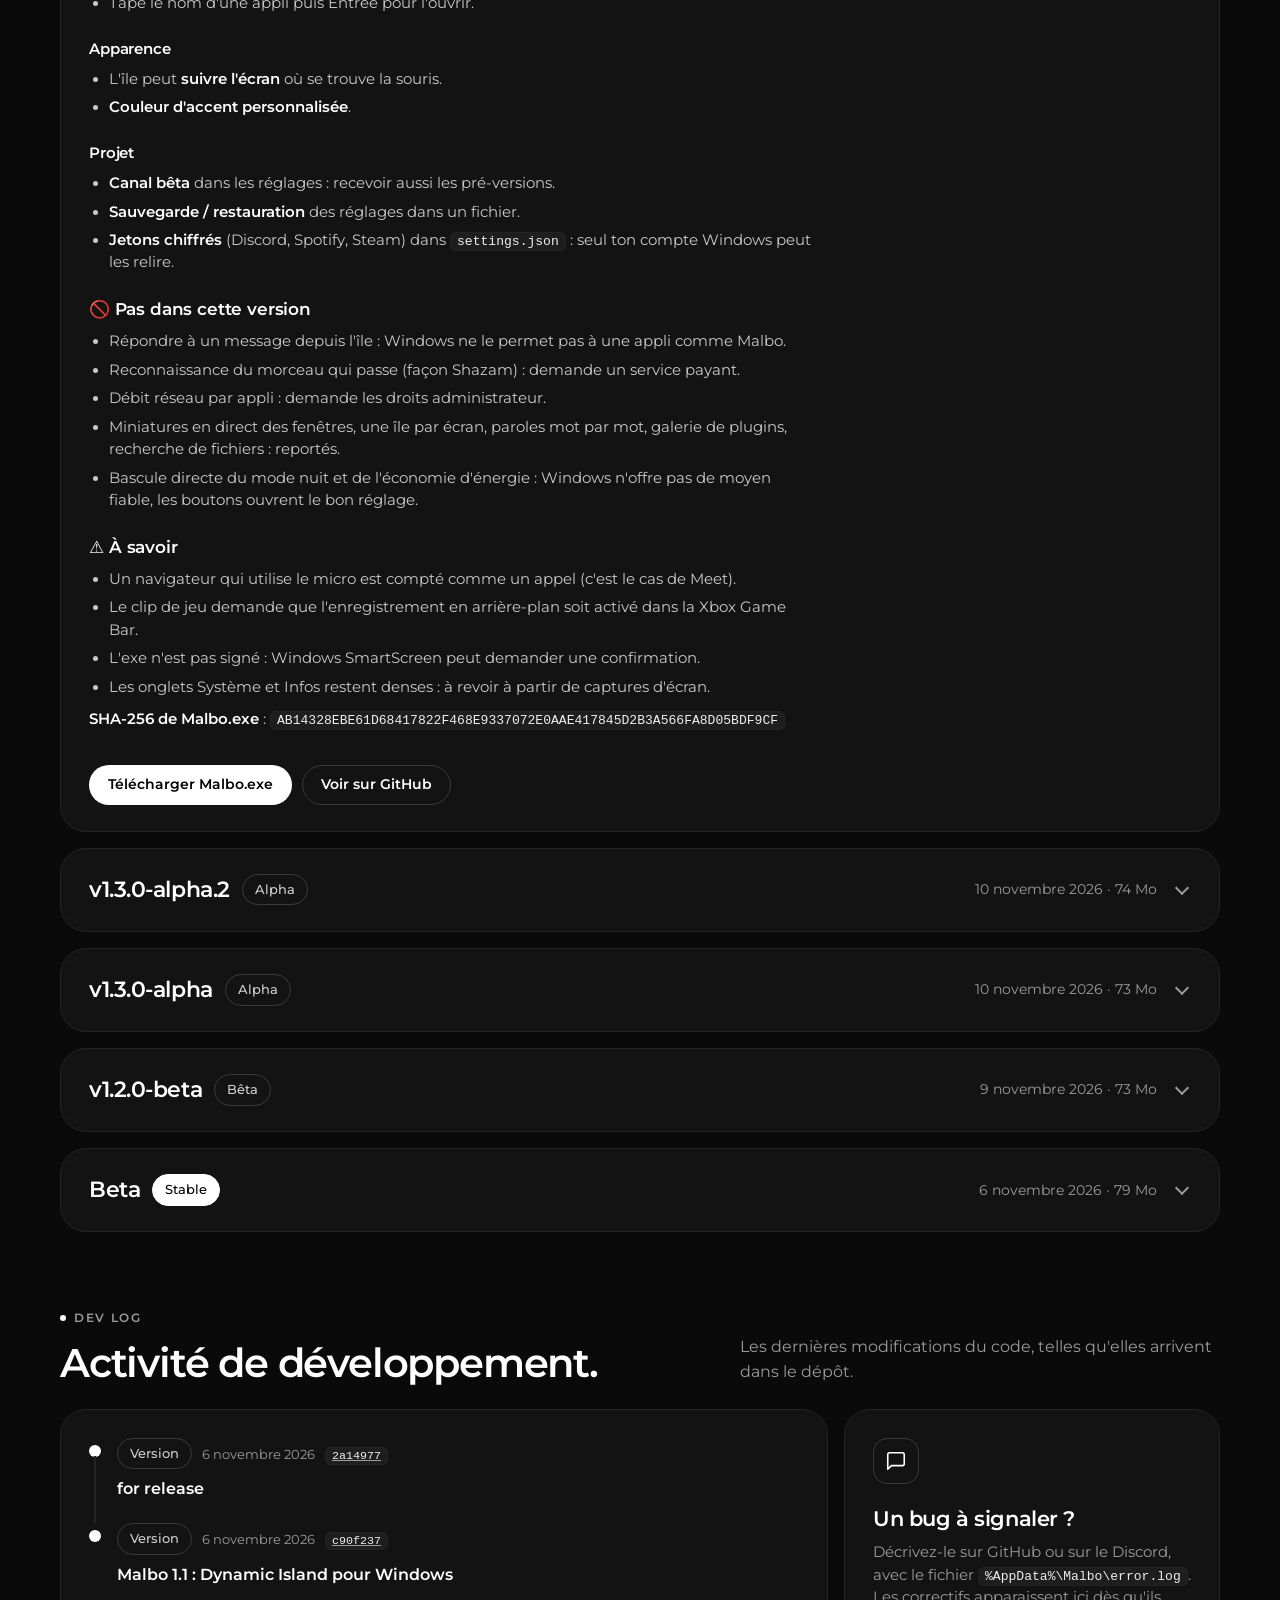
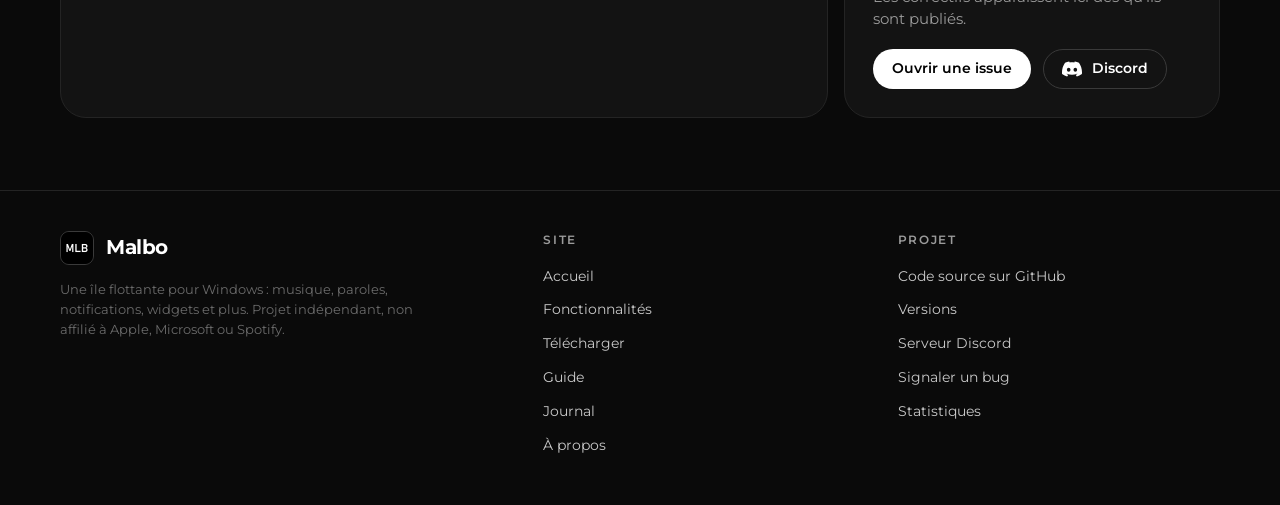
<file: changelog.html>
<!doctype html>
<html lang="fr">
<head>
<meta charset="utf-8">
<meta name="viewport" content="width=device-width, initial-scale=1">
<title>Journal des versions · Malbo</title>
<meta name="description" content="Notes de version, correctifs et activité de développement de Malbo, mis à jour à chaque publication.">
<meta name="theme-color" content="#0a0a0a">
<meta property="og:title" content="Journal des versions · Malbo">
<meta property="og:description" content="Notes de version, correctifs et activité de développement de Malbo, mis à jour à chaque publication.">
<meta property="og:type" content="website">
<meta property="og:image" content="assets/img/malbo.png">
<link rel="icon" href="favicon.ico" sizes="any">
<link rel="apple-touch-icon" href="assets/img/malbo.png">
<link rel="preload" href="assets/fonts/montserrat-latin.woff2" as="font" type="font/woff2" crossorigin>
<link rel="stylesheet" href="assets/css/style.css">
<script>document.documentElement.classList.add('js')</script>
<script src="assets/js/config.js"></script>
</head>
<body>
<a class="skip" href="#main">Aller au contenu</a>
<header class="header">
  <div class="wrap">
    <a class="brand" href="index.html"><img src="assets/img/malbo.png" alt="" width="34" height="34">Malbo</a>
    <button class="burger" aria-label="Menu" aria-expanded="false" aria-controls="nav"><svg class="i " viewBox="0 0 24 24" aria-hidden="true"><line x1="4" x2="20" y1="7" y2="7"/><line x1="4" x2="20" y1="12" y2="12"/><line x1="4" x2="20" y1="17" y2="17"/></svg></button>
    <nav class="nav" id="nav" aria-label="Navigation principale"><a href="index.html">Accueil</a><a href="features.html">Fonctionnalités</a><a href="download.html">Télécharger</a><a href="docs.html">Guide</a><a href="changelog.html" aria-current="page">Journal</a><a href="about.html">À propos</a></nav>
    <a class="icon-btn" href="discord.html" aria-label="Rejoindre le Discord" title="Rejoindre le Discord"><svg class="i i-fill " viewBox="0 0 24 24" aria-hidden="true"><path d="M20.317 4.3698a19.7913 19.7913 0 00-4.8851-1.5152.0741.0741 0 00-.0785.0371c-.211.3753-.4447.8648-.6083 1.2495-1.8447-.2762-3.68-.2762-5.4868 0-.1636-.3933-.4058-.8742-.6177-1.2495a.077.077 0 00-.0785-.037 19.7363 19.7363 0 00-4.8852 1.515.0699.0699 0 00-.0321.0277C.5334 9.0458-.319 13.5799.0992 18.0578a.0824.0824 0 00.0312.0561c2.0528 1.5076 4.0413 2.4228 5.9929 3.0294a.0777.0777 0 00.0842-.0276c.4616-.6304.8731-1.2952 1.226-1.9942a.076.076 0 00-.0416-.1057c-.6528-.2476-1.2743-.5495-1.8722-.8923a.077.077 0 01-.0076-.1277c.1258-.0943.2517-.1923.3718-.2914a.0743.0743 0 01.0776-.0105c3.9278 1.7933 8.18 1.7933 12.0614 0a.0739.0739 0 01.0785.0095c.1202.099.246.1981.3728.2924a.077.077 0 01-.0066.1276 12.2986 12.2986 0 01-1.873.8914.0766.0766 0 00-.0407.1067c.3604.698.7719 1.3628 1.225 1.9932a.076.076 0 00.0842.0286c1.961-.6067 3.9495-1.5219 6.0023-3.0294a.077.077 0 00.0313-.0552c.5004-5.177-.8382-9.6739-3.5485-13.6604a.061.061 0 00-.0312-.0286zM8.02 15.3312c-1.1825 0-2.1569-1.0857-2.1569-2.419 0-1.3332.9555-2.4189 2.157-2.4189 1.2108 0 2.1757 1.0952 2.1568 2.419 0 1.3332-.9555 2.4189-2.1569 2.4189zm7.9748 0c-1.1825 0-2.1569-1.0857-2.1569-2.419 0-1.3332.9554-2.4189 2.1569-2.4189 1.2108 0 2.1757 1.0952 2.1568 2.419 0 1.3332-.946 2.4189-2.1568 2.4189Z"/></svg></a>
    <a class="btn btn-primary btn-sm" href="download.html"><svg class="i " viewBox="0 0 24 24" aria-hidden="true"><path d="M21 15v4a2 2 0 0 1-2 2H5a2 2 0 0 1-2-2v-4"/><polyline points="7 10 12 15 17 10"/><line x1="12" x2="12" y1="15" y2="3"/></svg>Télécharger</a>
  </div>
</header>
<main id="main">
<div class="wrap">
<div class="bento">
<div class="card card-grad page-head c8 reveal">
  <span class="eyebrow">Journal</span>
  <h1>Versions, correctifs<br>et notes de dev.</h1>
  <p>Tout ce qui change dans Malbo, version après version. Cette page se met à jour toute seule à chaque nouvelle publication sur GitHub.</p>
  <div class="toc">
    <a class="chip" href="#versions">Versions</a><a class="chip" href="#dev">Activité de développement</a>
    <a class="chip" href="https://github.com/MattRvfl/Malbo/releases.atom" rel="noopener">Flux RSS</a>
  </div>
</div>
<div class="card card-white c4 reveal" style="display:flex;flex-direction:column;justify-content:space-between;gap:24px">
  <div class="ico"><svg class="i " viewBox="0 0 24 24" aria-hidden="true"><path d="M3 12a9 9 0 1 0 9-9 9.75 9.75 0 0 0-6.74 2.74L3 8"/><path d="M3 3v5h5"/><path d="M12 7v5l4 2"/></svg></div>
  <div><div class="big-num">v1.3.1</div><p>Dernière version publiée (pré-version). <span id="rel-count">5</span> versions au total.</p>
  <a class="btn btn-dark btn-sm" style="margin-top:16px" href="download.html">Télécharger <svg class="i " viewBox="0 0 24 24" aria-hidden="true"><path d="M5 12h14"/><path d="m12 5 7 7-7 7"/></svg></a></div>
</div>
</div>

<div class="section-head" id="versions">
  <div><span class="eyebrow">Versions</span><h2>Notes de version.</h2></div>
  <div class="seg" role="group" aria-label="Filtrer les versions">
    <button data-filter="all" aria-pressed="true">Toutes</button><button data-filter="stable" aria-pressed="false">Stables</button><button data-filter="pre" aria-pressed="false">Pré-versions</button>
  </div>
</div>
<div class="rels" id="releases"><div class="card"><p>Chargement des versions…</p></div></div>

<div class="section-head" id="dev">
  <div><span class="eyebrow">Dev log</span><h2>Activité de développement.</h2></div>
  <p>Les dernières modifications du code, telles qu'elles arrivent dans le dépôt.</p>
</div>
<div class="bento">
<div class="card c8 reveal"><ul class="log" id="devlog"><li><p>Chargement…</p></li></ul></div>
<div class="card c4 reveal">
  <div class="ico"><svg class="i " viewBox="0 0 24 24" aria-hidden="true"><path d="M21 15a2 2 0 0 1-2 2H7l-4 4V5a2 2 0 0 1 2-2h14a2 2 0 0 1 2 2z"/></svg></div>
  <h3>Un bug à signaler&nbsp;?</h3>
  <p>Décrivez-le sur GitHub ou sur le Discord, avec le fichier <code>%AppData%\Malbo\error.log</code>. Les correctifs apparaissent ici dès qu'ils sont publiés.</p>
  <div class="hero-actions" style="margin-top:18px">
    <a class="btn btn-primary btn-sm" href="https://github.com/MattRvfl/Malbo/issues" rel="noopener">Ouvrir une issue</a>
    <a class="btn btn-ghost btn-sm" href="discord.html"><svg class="i i-fill " viewBox="0 0 24 24" aria-hidden="true"><path d="M20.317 4.3698a19.7913 19.7913 0 00-4.8851-1.5152.0741.0741 0 00-.0785.0371c-.211.3753-.4447.8648-.6083 1.2495-1.8447-.2762-3.68-.2762-5.4868 0-.1636-.3933-.4058-.8742-.6177-1.2495a.077.077 0 00-.0785-.037 19.7363 19.7363 0 00-4.8852 1.515.0699.0699 0 00-.0321.0277C.5334 9.0458-.319 13.5799.0992 18.0578a.0824.0824 0 00.0312.0561c2.0528 1.5076 4.0413 2.4228 5.9929 3.0294a.0777.0777 0 00.0842-.0276c.4616-.6304.8731-1.2952 1.226-1.9942a.076.076 0 00-.0416-.1057c-.6528-.2476-1.2743-.5495-1.8722-.8923a.077.077 0 01-.0076-.1277c.1258-.0943.2517-.1923.3718-.2914a.0743.0743 0 01.0776-.0105c3.9278 1.7933 8.18 1.7933 12.0614 0a.0739.0739 0 01.0785.0095c.1202.099.246.1981.3728.2924a.077.077 0 01-.0066.1276 12.2986 12.2986 0 01-1.873.8914.0766.0766 0 00-.0407.1067c.3604.698.7719 1.3628 1.225 1.9932a.076.076 0 00.0842.0286c1.961-.6067 3.9495-1.5219 6.0023-3.0294a.077.077 0 00.0313-.0552c.5004-5.177-.8382-9.6739-3.5485-13.6604a.061.061 0 00-.0312-.0286zM8.02 15.3312c-1.1825 0-2.1569-1.0857-2.1569-2.419 0-1.3332.9555-2.4189 2.157-2.4189 1.2108 0 2.1757 1.0952 2.1568 2.419 0 1.3332-.9555 2.4189-2.1569 2.4189zm7.9748 0c-1.1825 0-2.1569-1.0857-2.1569-2.419 0-1.3332.9554-2.4189 2.1569-2.4189 1.2108 0 2.1757 1.0952 2.1568 2.419 0 1.3332-.946 2.4189-2.1568 2.4189Z"/></svg>Discord</a>
  </div>
</div>
</div>
</div>
</main>
<footer class="footer">
  <div class="wrap">
    <div>
      <a class="brand" href="index.html"><img src="assets/img/malbo.png" alt="" width="34" height="34">Malbo</a>
      <p>Une île flottante pour Windows : musique, paroles, notifications, widgets et plus. Projet indépendant, non affilié à Apple, Microsoft ou Spotify.</p>
    </div>
    <div>
      <h4>Site</h4>
      <ul><li><a href="index.html">Accueil</a></li><li><a href="features.html">Fonctionnalités</a></li><li><a href="download.html">Télécharger</a></li><li><a href="docs.html">Guide</a></li><li><a href="changelog.html">Journal</a></li><li><a href="about.html">À propos</a></li></ul>
    </div>
    <div>
      <h4>Projet</h4>
      <ul>
        <li><a href="https://github.com/MattRvfl/Malbo" rel="noopener">Code source sur GitHub</a></li>
        <li><a href="https://github.com/MattRvfl/Malbo/releases" rel="noopener">Versions</a></li>
        <li><a href="discord.html">Serveur Discord</a></li>
        <li><a href="https://github.com/MattRvfl/Malbo/issues" rel="noopener">Signaler un bug</a></li>
        <li><a href="dashboard.html" rel="nofollow">Statistiques</a></li>
      </ul>
    </div>
  </div>
</footer>
<script src="assets/js/track.js" defer></script>
<script src="assets/js/main.js" defer></script>
<script src="assets/js/changelog.js" defer></script>
</body>
</html>
</file>
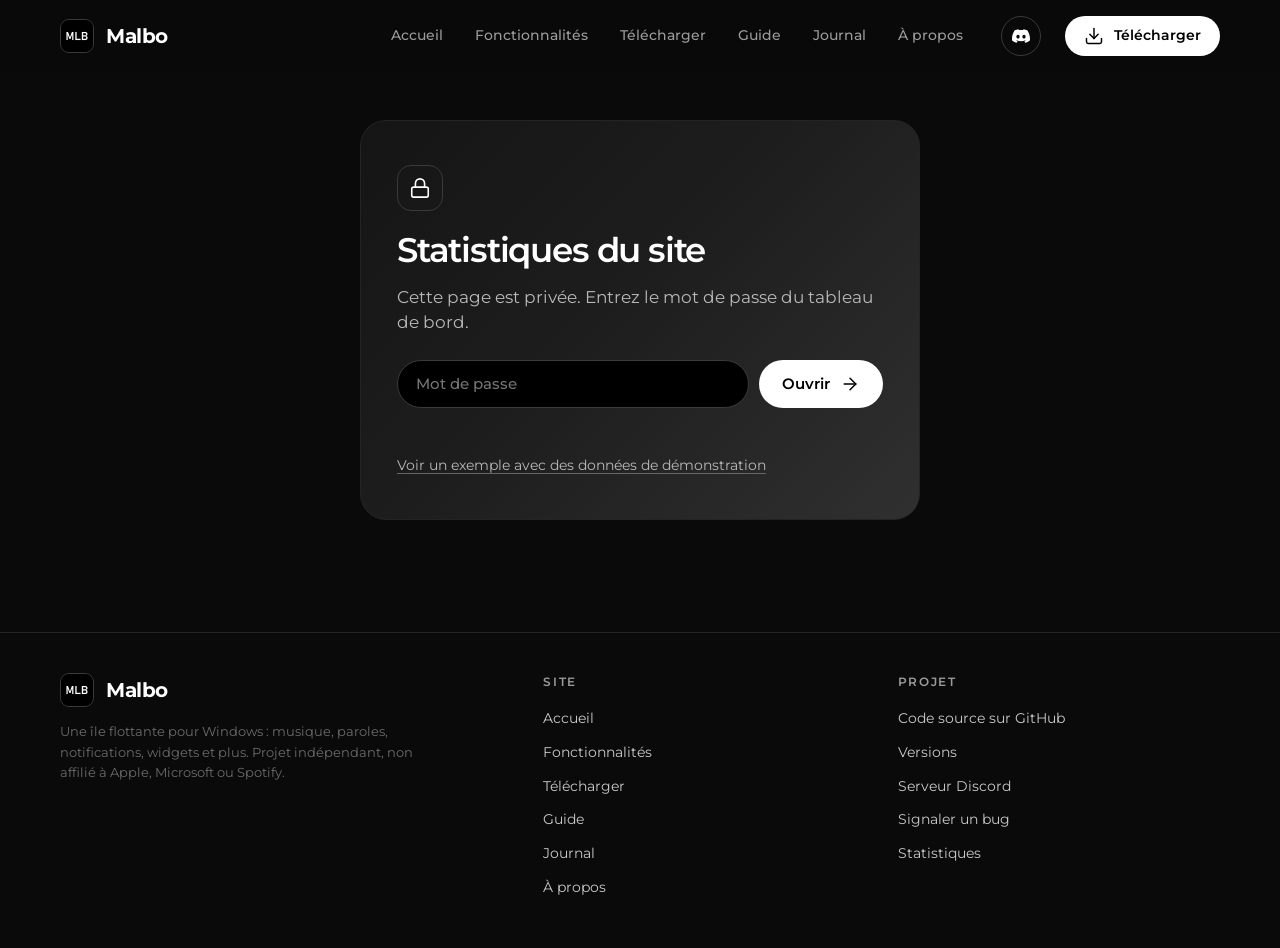
<file: dashboard.html>
<!doctype html>
<html lang="fr" data-notrack>
<head>
<meta charset="utf-8">
<meta name="viewport" content="width=device-width, initial-scale=1">
<title>Statistiques · Malbo</title>
<meta name="description" content="Tableau de bord privé des visites du site Malbo.">
<meta name="theme-color" content="#0a0a0a">
<meta name="robots" content="noindex, nofollow">
<meta property="og:title" content="Statistiques · Malbo">
<meta property="og:description" content="Tableau de bord privé des visites du site Malbo.">
<meta property="og:type" content="website">
<meta property="og:image" content="assets/img/malbo.png">
<link rel="icon" href="favicon.ico" sizes="any">
<link rel="apple-touch-icon" href="assets/img/malbo.png">
<link rel="preload" href="assets/fonts/montserrat-latin.woff2" as="font" type="font/woff2" crossorigin>
<link rel="stylesheet" href="assets/css/style.css">
<script>document.documentElement.classList.add('js')</script>
<script src="assets/js/config.js"></script>
</head>
<body>
<a class="skip" href="#main">Aller au contenu</a>
<header class="header">
  <div class="wrap">
    <a class="brand" href="index.html"><img src="assets/img/malbo.png" alt="" width="34" height="34">Malbo</a>
    <button class="burger" aria-label="Menu" aria-expanded="false" aria-controls="nav"><svg class="i " viewBox="0 0 24 24" aria-hidden="true"><line x1="4" x2="20" y1="7" y2="7"/><line x1="4" x2="20" y1="12" y2="12"/><line x1="4" x2="20" y1="17" y2="17"/></svg></button>
    <nav class="nav" id="nav" aria-label="Navigation principale"><a href="index.html">Accueil</a><a href="features.html">Fonctionnalités</a><a href="download.html">Télécharger</a><a href="docs.html">Guide</a><a href="changelog.html">Journal</a><a href="about.html">À propos</a></nav>
    <a class="icon-btn" href="discord.html" aria-label="Rejoindre le Discord" title="Rejoindre le Discord"><svg class="i i-fill " viewBox="0 0 24 24" aria-hidden="true"><path d="M20.317 4.3698a19.7913 19.7913 0 00-4.8851-1.5152.0741.0741 0 00-.0785.0371c-.211.3753-.4447.8648-.6083 1.2495-1.8447-.2762-3.68-.2762-5.4868 0-.1636-.3933-.4058-.8742-.6177-1.2495a.077.077 0 00-.0785-.037 19.7363 19.7363 0 00-4.8852 1.515.0699.0699 0 00-.0321.0277C.5334 9.0458-.319 13.5799.0992 18.0578a.0824.0824 0 00.0312.0561c2.0528 1.5076 4.0413 2.4228 5.9929 3.0294a.0777.0777 0 00.0842-.0276c.4616-.6304.8731-1.2952 1.226-1.9942a.076.076 0 00-.0416-.1057c-.6528-.2476-1.2743-.5495-1.8722-.8923a.077.077 0 01-.0076-.1277c.1258-.0943.2517-.1923.3718-.2914a.0743.0743 0 01.0776-.0105c3.9278 1.7933 8.18 1.7933 12.0614 0a.0739.0739 0 01.0785.0095c.1202.099.246.1981.3728.2924a.077.077 0 01-.0066.1276 12.2986 12.2986 0 01-1.873.8914.0766.0766 0 00-.0407.1067c.3604.698.7719 1.3628 1.225 1.9932a.076.076 0 00.0842.0286c1.961-.6067 3.9495-1.5219 6.0023-3.0294a.077.077 0 00.0313-.0552c.5004-5.177-.8382-9.6739-3.5485-13.6604a.061.061 0 00-.0312-.0286zM8.02 15.3312c-1.1825 0-2.1569-1.0857-2.1569-2.419 0-1.3332.9555-2.4189 2.157-2.4189 1.2108 0 2.1757 1.0952 2.1568 2.419 0 1.3332-.9555 2.4189-2.1569 2.4189zm7.9748 0c-1.1825 0-2.1569-1.0857-2.1569-2.419 0-1.3332.9554-2.4189 2.1569-2.4189 1.2108 0 2.1757 1.0952 2.1568 2.419 0 1.3332-.946 2.4189-2.1568 2.4189Z"/></svg></a>
    <a class="btn btn-primary btn-sm" href="download.html"><svg class="i " viewBox="0 0 24 24" aria-hidden="true"><path d="M21 15v4a2 2 0 0 1-2 2H5a2 2 0 0 1-2-2v-4"/><polyline points="7 10 12 15 17 10"/><line x1="12" x2="12" y1="15" y2="3"/></svg>Télécharger</a>
  </div>
</header>
<main id="main">
<div class="wrap">
<div class="bento" id="login">
<div class="card card-grad page-head" style="max-width:560px;margin:40px auto;grid-column:1/-1;width:100%">
  <div class="ico"><svg class="i " viewBox="0 0 24 24" aria-hidden="true"><rect width="18" height="11" x="3" y="11" rx="2"/><path d="M7 11V7a5 5 0 0 1 10 0v4"/></svg></div>
  <h1 style="margin-top:0;font-size:34px">Statistiques du site</h1>
  <p>Cette page est privée. Entrez le mot de passe du tableau de bord.</p>
  <form id="login-form" class="login">
    <input type="password" id="pass" autocomplete="current-password" placeholder="Mot de passe" aria-label="Mot de passe" required>
    <button class="btn btn-primary" type="submit">Ouvrir <svg class="i " viewBox="0 0 24 24" aria-hidden="true"><path d="M5 12h14"/><path d="m12 5 7 7-7 7"/></svg></button>
  </form>
  <p class="err" id="login-err" role="alert"></p>
  <p style="font-size:13.5px"><a href="?demo">Voir un exemple avec des données de démonstration</a></p>
</div>
</div>

<div id="dash" hidden>
<div class="dash-top">
  <div><span class="eyebrow">Tableau de bord</span><h1>D'où viennent vos visiteurs.</h1></div>
  <div class="dash-tools">
    <div class="seg" role="group" aria-label="Période">
      <button data-days="7" aria-pressed="false">7 j</button><button data-days="30" aria-pressed="true">30 j</button><button data-days="90" aria-pressed="false">90 j</button><button data-days="365" aria-pressed="false">12 mois</button>
    </div>
    <button class="icon-btn" id="refresh" aria-label="Actualiser" title="Actualiser"><svg class="i " viewBox="0 0 24 24" aria-hidden="true"><path d="M3 12a9 9 0 0 1 9-9 9.75 9.75 0 0 1 6.74 2.74L21 8"/><path d="M21 3v5h-5"/><path d="M21 12a9 9 0 0 1-9 9 9.75 9.75 0 0 1-6.74-2.74L3 16"/><path d="M8 16H3v5"/></svg></button>
    <button class="icon-btn" id="logout" aria-label="Se déconnecter" title="Se déconnecter"><svg class="i " viewBox="0 0 24 24" aria-hidden="true"><rect width="18" height="11" x="3" y="11" rx="2"/><path d="M7 11V7a5 5 0 0 1 10 0v4"/></svg></button>
  </div>
</div>
<p class="demo-note" id="demo-note" hidden><svg class="i " viewBox="0 0 24 24" aria-hidden="true"><circle cx="12" cy="12" r="10"/><path d="M12 16v-4"/><path d="M12 8h.01"/></svg>Données de démonstration : ces chiffres sont inventés pour montrer le tableau de bord. <a href="dashboard.html">Voir les vraies données</a></p>

<div class="kpis" id="kpis"></div>

<div class="bento">
<section class="card c8">
  <div class="panel-head"><svg class="i " viewBox="0 0 24 24" aria-hidden="true"><path d="M3 3v18h18"/><path d="m7 15 4-5 4 3 5-7"/></svg><h3 id="chart-title">Visites par jour</h3>
    <div class="seg seg-sm" role="group" aria-label="Mesure affichée">
      <button data-metric="visits" aria-pressed="true">Visites</button><button data-metric="pageviews" aria-pressed="false">Pages vues</button><button data-metric="downloads" aria-pressed="false">Téléch.</button><button data-metric="discord" aria-pressed="false">Discord</button>
    </div>
  </div>
  <div class="chart" id="chart"></div>
</section>
<section class="card c4"><div class="panel-head"><svg class="i " viewBox="0 0 24 24" aria-hidden="true"><circle cx="12" cy="12" r="10"/><path d="M2 12h20"/><path d="M12 2a15.3 15.3 0 0 1 4 10 15.3 15.3 0 0 1-4 10 15.3 15.3 0 0 1-4-10 15.3 15.3 0 0 1 4-10z"/></svg><h3>Canaux</h3></div><p class="panel-note">Par quel type de chemin les visiteurs arrivent.</p><div class="blist" id="channels"></div></section>
<section class="card">
  <div class="panel-head"><svg class="i " viewBox="0 0 24 24" aria-hidden="true"><path d="M16 21v-2a4 4 0 0 0-4-4H6a4 4 0 0 0-4 4v2"/><circle cx="9" cy="7" r="4"/><path d="M22 21v-2a4 4 0 0 0-3-3.87"/><path d="M16 3.13a4 4 0 0 1 0 7.75"/></svg><h3>Provenance détaillée</h3></div>
  <p class="panel-note">Chaque réseau ou site, avec ce qu'il rapporte vraiment : visites, clics sur Télécharger, clics vers Discord et taux de conversion.</p>
  <div id="sources" class="scroll-x"></div>
</section>
<section class="card c6"><div class="panel-head"><svg class="i " viewBox="0 0 24 24" aria-hidden="true"><path d="M10 13a5 5 0 0 0 7.54.54l3-3a5 5 0 0 0-7.07-7.07l-1.72 1.71"/><path d="M14 11a5 5 0 0 0-7.54-.54l-3 3a5 5 0 0 0 7.07 7.07l1.71-1.71"/></svg><h3>Sites référents</h3></div><p class="panel-note">Les sites web qui ont un lien vers Malbo.</p><div class="blist" id="referrers"></div></section>
<section class="card c6">
  <div class="panel-head"><svg class="i " viewBox="0 0 24 24" aria-hidden="true"><path d="M13 2 3 14h9l-1 8 10-12h-9l1-8z"/></svg><h3>Campagnes</h3></div>
  <p class="panel-note">Vos liens suivis, publication par publication.</p>
  <div id="campaigns" class="scroll-x"></div>
</section>
<section class="card c6"><div class="panel-head"><svg class="i " viewBox="0 0 24 24" aria-hidden="true"><path d="M4 19.5v-15A2.5 2.5 0 0 1 6.5 2H20v20H6.5a2.5 2.5 0 0 1 0-5H20"/></svg><h3>Pages les plus vues</h3></div><div class="blist" id="pages"></div></section>
<section class="card c6">
  <div class="panel-head"><svg class="i " viewBox="0 0 24 24" aria-hidden="true"><circle cx="12" cy="12" r="10"/><path d="M12 6v6l4 2"/></svg><h3>Heures de visite</h3></div>
  <p class="panel-note">Pages vues par heure de la journée (heure de Paris) : le bon moment pour publier.</p>
  <div class="hours" id="hours"></div>
</section>
<section class="card c4"><div class="panel-head"><svg class="i " viewBox="0 0 24 24" aria-hidden="true"><rect width="20" height="14" x="2" y="3" rx="2"/><line x1="8" x2="16" y1="21" y2="21"/><line x1="12" x2="12" y1="17" y2="21"/></svg><h3>Appareils</h3></div><div class="blist" id="devices"></div></section>
<section class="card c4"><div class="panel-head"><svg class="i " viewBox="0 0 24 24" aria-hidden="true"><circle cx="12" cy="12" r="10"/><path d="M2 12h20"/><path d="M12 2a15.3 15.3 0 0 1 4 10 15.3 15.3 0 0 1-4 10 15.3 15.3 0 0 1-4-10 15.3 15.3 0 0 1 4-10z"/></svg><h3>Navigateurs</h3></div><div class="blist" id="browsers"></div></section>
<section class="card c4"><div class="panel-head"><svg class="i " viewBox="0 0 24 24" aria-hidden="true"><rect x="4" y="4" width="16" height="16" rx="2"/><rect x="9" y="9" width="6" height="6"/><path d="M15 2v2M15 20v2M2 15h2M2 9h2M20 15h2M20 9h2M9 2v2M9 20v2"/></svg><h3>Systèmes</h3></div><div class="blist" id="os"></div></section>
<section class="card c6"><div class="panel-head"><svg class="i " viewBox="0 0 24 24" aria-hidden="true"><path d="M21 15a2 2 0 0 1-2 2H7l-4 4V5a2 2 0 0 1 2-2h14a2 2 0 0 1 2 2z"/></svg><h3>Langues</h3></div><div class="blist" id="langs"></div></section>
<section class="card c6"><div class="panel-head"><svg class="i " viewBox="0 0 24 24" aria-hidden="true"><circle cx="12" cy="12" r="10"/><path d="M2 12h20"/><path d="M12 2a15.3 15.3 0 0 1 4 10 15.3 15.3 0 0 1-4 10 15.3 15.3 0 0 1-4-10 15.3 15.3 0 0 1 4-10z"/></svg><h3>Fuseaux horaires</h3></div><p class="panel-note">Indique la région des visiteurs sans relever leur adresse IP.</p><div class="blist" id="zones"></div></section>
<section class="card c7">
  <div class="panel-head"><svg class="i " viewBox="0 0 24 24" aria-hidden="true"><path d="M10 13a5 5 0 0 0 7.54.54l3-3a5 5 0 0 0-7.07-7.07l-1.72 1.71"/><path d="M14 11a5 5 0 0 0-7.54-.54l-3 3a5 5 0 0 0 7.07 7.07l1.71-1.71"/></svg><h3>Générateur de liens suivis</h3></div>
  <p class="panel-note">TikTok, Instagram, Discord et la plupart des applis masquent la provenance. Partagez un lien différent par réseau : chaque clic est alors attribué au bon endroit.</p>
  <div class="lb">
    <label>Réseau ou site<input id="lb-src" list="lb-list" value="tiktok" spellcheck="false"></label>
    <datalist id="lb-list"><option value="tiktok"><option value="youtube"><option value="discord"><option value="instagram"><option value="x"><option value="reddit"><option value="twitch"><option value="snapchat"><option value="github"></datalist>
    <label>Campagne (facultatif)<input id="lb-camp" placeholder="ex. video-demo" spellcheck="false"></label>
  </div>
  <div class="lb-out">
    <label>Vers l'accueil<span><input id="lb-site" readonly><button class="btn btn-ghost btn-sm" data-copy="lb-site">Copier</button></span></label>
    <label>Vers le téléchargement<span><input id="lb-dl" readonly><button class="btn btn-ghost btn-sm" data-copy="lb-dl">Copier</button></span></label>
    <label>Vers le Discord (redirection comptée)<span><input id="lb-discord" readonly><button class="btn btn-ghost btn-sm" data-copy="lb-discord">Copier</button></span></label>
  </div>
</section>
<section class="card c5">
  <div class="panel-head"><svg class="i " viewBox="0 0 24 24" aria-hidden="true"><path d="M3 12a9 9 0 1 0 9-9 9.75 9.75 0 0 0-6.74 2.74L3 8"/><path d="M3 3v5h5"/><path d="M12 7v5l4 2"/></svg><h3>Activité récente</h3></div>
  <ul class="recent" id="recent"></ul>
</section>
</div>
<p class="dash-foot"><span id="updated"></span> · <label class="check"><input type="checkbox" id="own"> Ne pas compter mes propres visites sur ce navigateur</label></p>
</div>
</div>
</main>
<footer class="footer">
  <div class="wrap">
    <div>
      <a class="brand" href="index.html"><img src="assets/img/malbo.png" alt="" width="34" height="34">Malbo</a>
      <p>Une île flottante pour Windows : musique, paroles, notifications, widgets et plus. Projet indépendant, non affilié à Apple, Microsoft ou Spotify.</p>
    </div>
    <div>
      <h4>Site</h4>
      <ul><li><a href="index.html">Accueil</a></li><li><a href="features.html">Fonctionnalités</a></li><li><a href="download.html">Télécharger</a></li><li><a href="docs.html">Guide</a></li><li><a href="changelog.html">Journal</a></li><li><a href="about.html">À propos</a></li></ul>
    </div>
    <div>
      <h4>Projet</h4>
      <ul>
        <li><a href="https://github.com/MattRvfl/Malbo" rel="noopener">Code source sur GitHub</a></li>
        <li><a href="https://github.com/MattRvfl/Malbo/releases" rel="noopener">Versions</a></li>
        <li><a href="discord.html">Serveur Discord</a></li>
        <li><a href="https://github.com/MattRvfl/Malbo/issues" rel="noopener">Signaler un bug</a></li>
        <li><a href="dashboard.html" rel="nofollow">Statistiques</a></li>
      </ul>
    </div>
  </div>
</footer>
<script src="assets/js/track.js" defer></script>
<script src="assets/js/main.js" defer></script>
<script src="assets/js/dashboard.js" defer></script>
</body>
</html>
</file>
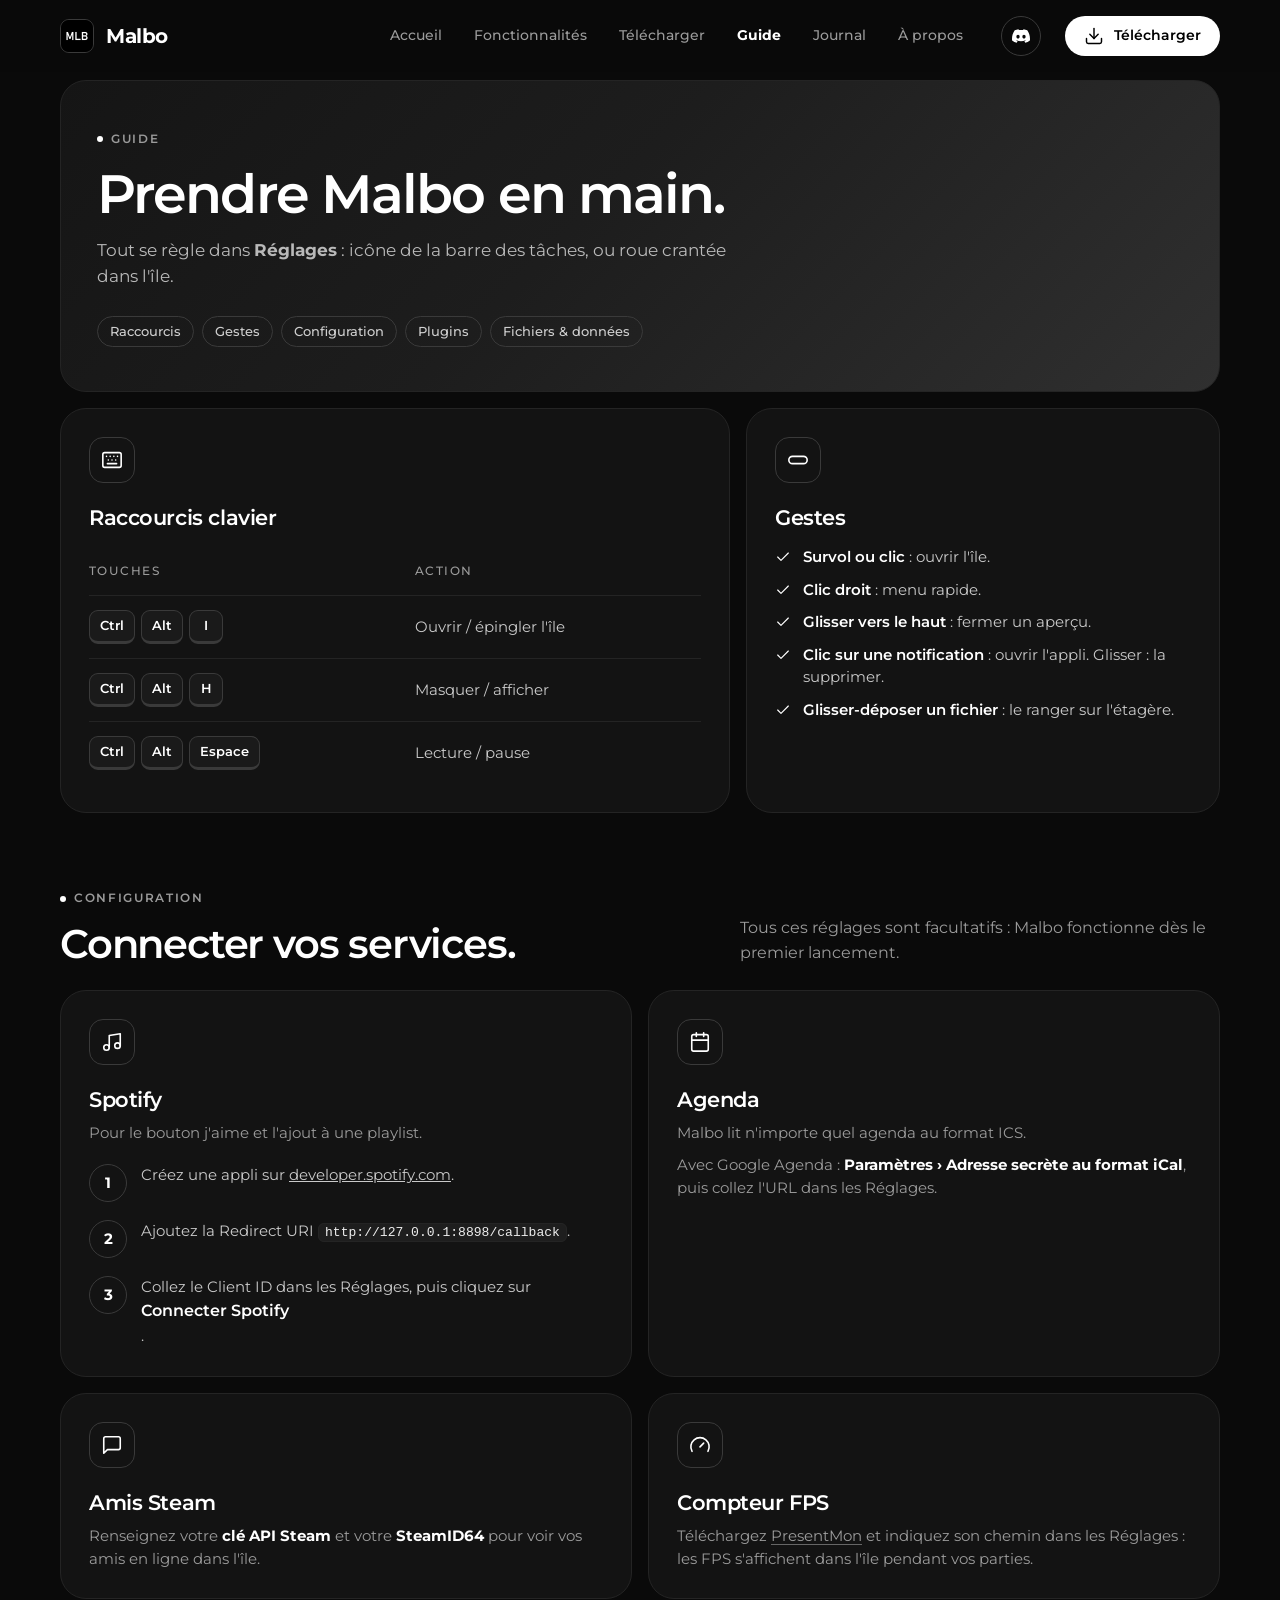
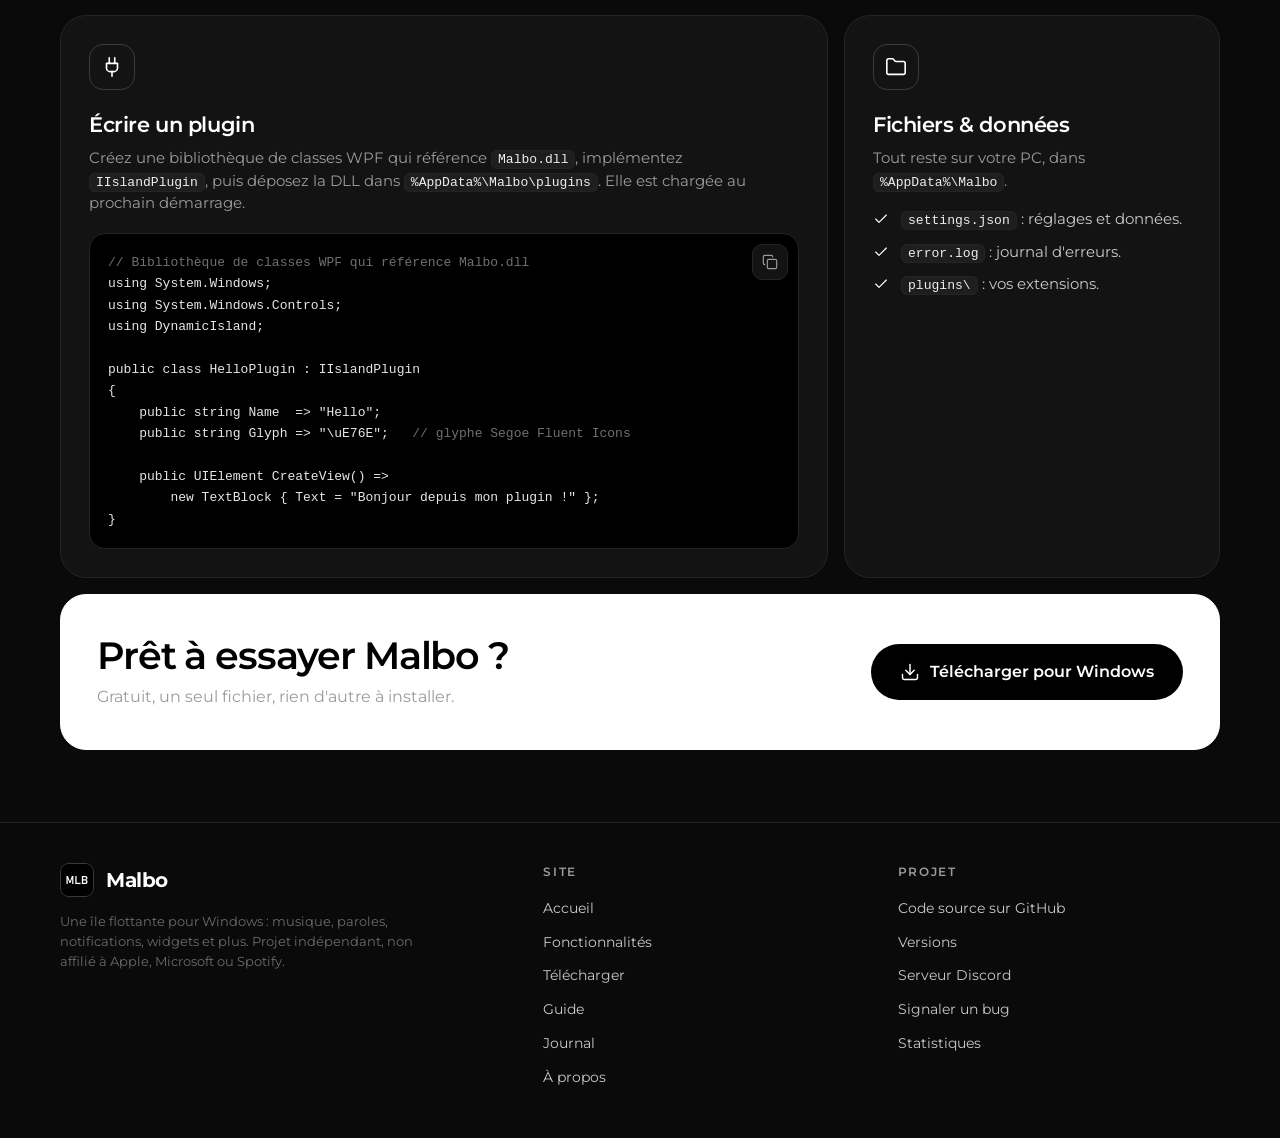
<file: docs.html>
<!doctype html>
<html lang="fr">
<head>
<meta charset="utf-8">
<meta name="viewport" content="width=device-width, initial-scale=1">
<title>Guide · Malbo</title>
<meta name="description" content="Raccourcis, gestes, configuration de Spotify, de l'agenda, de Steam et du compteur FPS, écriture de plugins.">
<meta name="theme-color" content="#0a0a0a">
<meta property="og:title" content="Guide · Malbo">
<meta property="og:description" content="Raccourcis, gestes, configuration de Spotify, de l'agenda, de Steam et du compteur FPS, écriture de plugins.">
<meta property="og:type" content="website">
<meta property="og:image" content="assets/img/malbo.png">
<link rel="icon" href="favicon.ico" sizes="any">
<link rel="apple-touch-icon" href="assets/img/malbo.png">
<link rel="preload" href="assets/fonts/montserrat-latin.woff2" as="font" type="font/woff2" crossorigin>
<link rel="stylesheet" href="assets/css/style.css">
<script>document.documentElement.classList.add('js')</script>
<script src="assets/js/config.js"></script>
</head>
<body>
<a class="skip" href="#main">Aller au contenu</a>
<header class="header">
  <div class="wrap">
    <a class="brand" href="index.html"><img src="assets/img/malbo.png" alt="" width="34" height="34">Malbo</a>
    <button class="burger" aria-label="Menu" aria-expanded="false" aria-controls="nav"><svg class="i " viewBox="0 0 24 24" aria-hidden="true"><line x1="4" x2="20" y1="7" y2="7"/><line x1="4" x2="20" y1="12" y2="12"/><line x1="4" x2="20" y1="17" y2="17"/></svg></button>
    <nav class="nav" id="nav" aria-label="Navigation principale"><a href="index.html">Accueil</a><a href="features.html">Fonctionnalités</a><a href="download.html">Télécharger</a><a href="docs.html" aria-current="page">Guide</a><a href="changelog.html">Journal</a><a href="about.html">À propos</a></nav>
    <a class="icon-btn" href="discord.html" aria-label="Rejoindre le Discord" title="Rejoindre le Discord"><svg class="i i-fill " viewBox="0 0 24 24" aria-hidden="true"><path d="M20.317 4.3698a19.7913 19.7913 0 00-4.8851-1.5152.0741.0741 0 00-.0785.0371c-.211.3753-.4447.8648-.6083 1.2495-1.8447-.2762-3.68-.2762-5.4868 0-.1636-.3933-.4058-.8742-.6177-1.2495a.077.077 0 00-.0785-.037 19.7363 19.7363 0 00-4.8852 1.515.0699.0699 0 00-.0321.0277C.5334 9.0458-.319 13.5799.0992 18.0578a.0824.0824 0 00.0312.0561c2.0528 1.5076 4.0413 2.4228 5.9929 3.0294a.0777.0777 0 00.0842-.0276c.4616-.6304.8731-1.2952 1.226-1.9942a.076.076 0 00-.0416-.1057c-.6528-.2476-1.2743-.5495-1.8722-.8923a.077.077 0 01-.0076-.1277c.1258-.0943.2517-.1923.3718-.2914a.0743.0743 0 01.0776-.0105c3.9278 1.7933 8.18 1.7933 12.0614 0a.0739.0739 0 01.0785.0095c.1202.099.246.1981.3728.2924a.077.077 0 01-.0066.1276 12.2986 12.2986 0 01-1.873.8914.0766.0766 0 00-.0407.1067c.3604.698.7719 1.3628 1.225 1.9932a.076.076 0 00.0842.0286c1.961-.6067 3.9495-1.5219 6.0023-3.0294a.077.077 0 00.0313-.0552c.5004-5.177-.8382-9.6739-3.5485-13.6604a.061.061 0 00-.0312-.0286zM8.02 15.3312c-1.1825 0-2.1569-1.0857-2.1569-2.419 0-1.3332.9555-2.4189 2.157-2.4189 1.2108 0 2.1757 1.0952 2.1568 2.419 0 1.3332-.9555 2.4189-2.1569 2.4189zm7.9748 0c-1.1825 0-2.1569-1.0857-2.1569-2.419 0-1.3332.9554-2.4189 2.1569-2.4189 1.2108 0 2.1757 1.0952 2.1568 2.419 0 1.3332-.946 2.4189-2.1568 2.4189Z"/></svg></a>
    <a class="btn btn-primary btn-sm" href="download.html"><svg class="i " viewBox="0 0 24 24" aria-hidden="true"><path d="M21 15v4a2 2 0 0 1-2 2H5a2 2 0 0 1-2-2v-4"/><polyline points="7 10 12 15 17 10"/><line x1="12" x2="12" y1="15" y2="3"/></svg>Télécharger</a>
  </div>
</header>
<main id="main">
<div class="wrap">
<div class="bento">
<div class="card card-grad page-head reveal">
  <span class="eyebrow">Guide</span>
  <h1>Prendre Malbo en main.</h1>
  <p>Tout se règle dans <strong>Réglages</strong> : icône de la barre des tâches, ou roue crantée dans l'île.</p>
  <div class="toc">
    <a class="chip" href="#raccourcis">Raccourcis</a><a class="chip" href="#gestes">Gestes</a><a class="chip" href="#configuration">Configuration</a>
    <a class="chip" href="#plugins">Plugins</a><a class="chip" href="#donnees">Fichiers &amp; données</a>
  </div>
</div>
<section class="card c7 reveal" id="raccourcis">
  <div class="ico"><svg class="i " viewBox="0 0 24 24" aria-hidden="true"><rect width="20" height="16" x="2" y="4" rx="2"/><path d="M6 8h.01M10 8h.01M14 8h.01M18 8h.01M8 12h.01M12 12h.01M16 12h.01M7 16h10"/></svg></div>
  <h3>Raccourcis clavier</h3>
  <table class="table">
    <thead><tr><th>Touches</th><th>Action</th></tr></thead>
    <tbody>
      <tr><td><span class="keys"><kbd>Ctrl</kbd><kbd>Alt</kbd><kbd>I</kbd></span></td><td>Ouvrir / épingler l'île</td></tr>
      <tr><td><span class="keys"><kbd>Ctrl</kbd><kbd>Alt</kbd><kbd>H</kbd></span></td><td>Masquer / afficher</td></tr>
      <tr><td><span class="keys"><kbd>Ctrl</kbd><kbd>Alt</kbd><kbd>Espace</kbd></span></td><td>Lecture / pause</td></tr>
    </tbody>
  </table>
</section>
<section class="card c5 reveal" id="gestes">
  <div class="ico"><svg class="i " viewBox="0 0 24 24" aria-hidden="true"><rect x="2" y="8" width="20" height="8" rx="4"/></svg></div>
  <h3>Gestes</h3>
  <ul class="list"><li><svg class="i " viewBox="0 0 24 24" aria-hidden="true"><path d="M20 6 9 17l-5-5"/></svg><span><strong>Survol ou clic</strong> : ouvrir l'île.</span></li><li><svg class="i " viewBox="0 0 24 24" aria-hidden="true"><path d="M20 6 9 17l-5-5"/></svg><span><strong>Clic droit</strong> : menu rapide.</span></li><li><svg class="i " viewBox="0 0 24 24" aria-hidden="true"><path d="M20 6 9 17l-5-5"/></svg><span><strong>Glisser vers le haut</strong> : fermer un aperçu.</span></li><li><svg class="i " viewBox="0 0 24 24" aria-hidden="true"><path d="M20 6 9 17l-5-5"/></svg><span><strong>Clic sur une notification</strong> : ouvrir l'appli. Glisser : la supprimer.</span></li><li><svg class="i " viewBox="0 0 24 24" aria-hidden="true"><path d="M20 6 9 17l-5-5"/></svg><span><strong>Glisser-déposer un fichier</strong> : le ranger sur l'étagère.</span></li></ul>
</section>
</div>

<div class="section-head" id="configuration">
  <div><span class="eyebrow">Configuration</span><h2>Connecter vos services.</h2></div>
  <p>Tous ces réglages sont facultatifs : Malbo fonctionne dès le premier lancement.</p>
</div>
<div class="bento">
<section class="card c6 reveal">
  <div class="ico"><svg class="i " viewBox="0 0 24 24" aria-hidden="true"><path d="M9 18V5l12-2v13"/><circle cx="6" cy="18" r="3"/><circle cx="18" cy="16" r="3"/></svg></div>
  <h3>Spotify</h3>
  <p>Pour le bouton j'aime et l'ajout à une playlist.</p>
  <ol class="steps" style="margin-top:20px">
    <li><span>Créez une appli sur <a href="https://developer.spotify.com/dashboard" rel="noopener">developer.spotify.com</a>.</span></li>
    <li><span>Ajoutez la Redirect URI <code>http://127.0.0.1:8898/callback</code>.</span></li>
    <li><span>Collez le Client ID dans les Réglages, puis cliquez sur <strong>Connecter Spotify</strong>.</span></li>
  </ol>
</section>
<section class="card c6 reveal">
  <div class="ico"><svg class="i " viewBox="0 0 24 24" aria-hidden="true"><rect width="18" height="18" x="3" y="4" rx="2"/><path d="M16 2v4M8 2v4M3 10h18"/></svg></div>
  <h3>Agenda</h3>
  <p>Malbo lit n'importe quel agenda au format ICS.</p>
  <p>Avec Google Agenda : <strong style="color:#fff">Paramètres › Adresse secrète au format iCal</strong>, puis collez l'URL dans les Réglages.</p>
</section>
<section class="card c6 reveal">
  <div class="ico"><svg class="i " viewBox="0 0 24 24" aria-hidden="true"><path d="M21 15a2 2 0 0 1-2 2H7l-4 4V5a2 2 0 0 1 2-2h14a2 2 0 0 1 2 2z"/></svg></div>
  <h3>Amis Steam</h3>
  <p>Renseignez votre <strong style="color:#fff">clé API Steam</strong> et votre <strong style="color:#fff">SteamID64</strong> pour voir vos amis en ligne dans l'île.</p>
</section>
<section class="card c6 reveal">
  <div class="ico"><svg class="i " viewBox="0 0 24 24" aria-hidden="true"><path d="m12 14 4-4"/><path d="M3.34 19a10 10 0 1 1 17.32 0"/></svg></div>
  <h3>Compteur FPS</h3>
  <p>Téléchargez <a href="https://github.com/GameTechDev/PresentMon/releases" rel="noopener">PresentMon</a> et indiquez son chemin dans les Réglages : les FPS s'affichent dans l'île pendant vos parties.</p>
</section>
<section class="card c8 reveal" id="plugins">
  <div class="ico"><svg class="i " viewBox="0 0 24 24" aria-hidden="true"><path d="M12 22v-5"/><path d="M9 8V2"/><path d="M15 8V2"/><path d="M18 8v5a4 4 0 0 1-4 4h-4a4 4 0 0 1-4-4V8Z"/></svg></div>
  <h3>Écrire un plugin</h3>
  <p>Créez une bibliothèque de classes WPF qui référence <code>Malbo.dll</code>, implémentez <code>IIslandPlugin</code>, puis déposez la DLL dans <code>%AppData%\Malbo\plugins</code>. Elle est chargée au prochain démarrage.</p>
  <div class="code"><button class="copy" aria-label="Copier"><svg class="i " viewBox="0 0 24 24" aria-hidden="true"><rect width="14" height="14" x="8" y="8" rx="2"/><path d="M4 16c-1.1 0-2-.9-2-2V4c0-1.1.9-2 2-2h10c1.1 0 2 .9 2 2"/></svg></button><pre><span class="c">// Bibliothèque de classes WPF qui référence Malbo.dll</span>
using System.Windows;
using System.Windows.Controls;
using DynamicIsland;

public class HelloPlugin : IIslandPlugin
{
    public string Name  =&gt; "Hello";
    public string Glyph =&gt; "\uE76E";   <span class="c">// glyphe Segoe Fluent Icons</span>

    public UIElement CreateView() =&gt;
        new TextBlock { Text = "Bonjour depuis mon plugin !" };
}</pre></div>
</section>
<section class="card c4 reveal" id="donnees">
  <div class="ico"><svg class="i " viewBox="0 0 24 24" aria-hidden="true"><path d="M20 20a2 2 0 0 0 2-2V8a2 2 0 0 0-2-2h-7.9a2 2 0 0 1-1.69-.9L9.6 3.9A2 2 0 0 0 7.93 3H4a2 2 0 0 0-2 2v13a2 2 0 0 0 2 2Z"/></svg></div>
  <h3>Fichiers &amp; données</h3>
  <p>Tout reste sur votre PC, dans <code>%AppData%\Malbo</code>.</p>
  <ul class="list"><li><svg class="i " viewBox="0 0 24 24" aria-hidden="true"><path d="M20 6 9 17l-5-5"/></svg><span><code>settings.json</code> : réglages et données.</span></li><li><svg class="i " viewBox="0 0 24 24" aria-hidden="true"><path d="M20 6 9 17l-5-5"/></svg><span><code>error.log</code> : journal d'erreurs.</span></li><li><svg class="i " viewBox="0 0 24 24" aria-hidden="true"><path d="M20 6 9 17l-5-5"/></svg><span><code>plugins\</code> : vos extensions.</span></li></ul>
</section>
</div>
<div class="bento" style="margin-top:var(--gap)">
<div class="card card-white cta reveal">
  <div><h2>Prêt à essayer Malbo&nbsp;?</h2><p>Gratuit, un seul fichier, rien d'autre à installer.</p></div>
  <a class="btn btn-dark btn-lg" href="download.html"><svg class="i " viewBox="0 0 24 24" aria-hidden="true"><path d="M21 15v4a2 2 0 0 1-2 2H5a2 2 0 0 1-2-2v-4"/><polyline points="7 10 12 15 17 10"/><line x1="12" x2="12" y1="15" y2="3"/></svg>Télécharger pour Windows</a>
</div>
</div>
</div>
</main>
<footer class="footer">
  <div class="wrap">
    <div>
      <a class="brand" href="index.html"><img src="assets/img/malbo.png" alt="" width="34" height="34">Malbo</a>
      <p>Une île flottante pour Windows : musique, paroles, notifications, widgets et plus. Projet indépendant, non affilié à Apple, Microsoft ou Spotify.</p>
    </div>
    <div>
      <h4>Site</h4>
      <ul><li><a href="index.html">Accueil</a></li><li><a href="features.html">Fonctionnalités</a></li><li><a href="download.html">Télécharger</a></li><li><a href="docs.html">Guide</a></li><li><a href="changelog.html">Journal</a></li><li><a href="about.html">À propos</a></li></ul>
    </div>
    <div>
      <h4>Projet</h4>
      <ul>
        <li><a href="https://github.com/MattRvfl/Malbo" rel="noopener">Code source sur GitHub</a></li>
        <li><a href="https://github.com/MattRvfl/Malbo/releases" rel="noopener">Versions</a></li>
        <li><a href="discord.html">Serveur Discord</a></li>
        <li><a href="https://github.com/MattRvfl/Malbo/issues" rel="noopener">Signaler un bug</a></li>
        <li><a href="dashboard.html" rel="nofollow">Statistiques</a></li>
      </ul>
    </div>
  </div>
</footer>
<script src="assets/js/track.js" defer></script>
<script src="assets/js/main.js" defer></script>
</body>
</html>
</file>
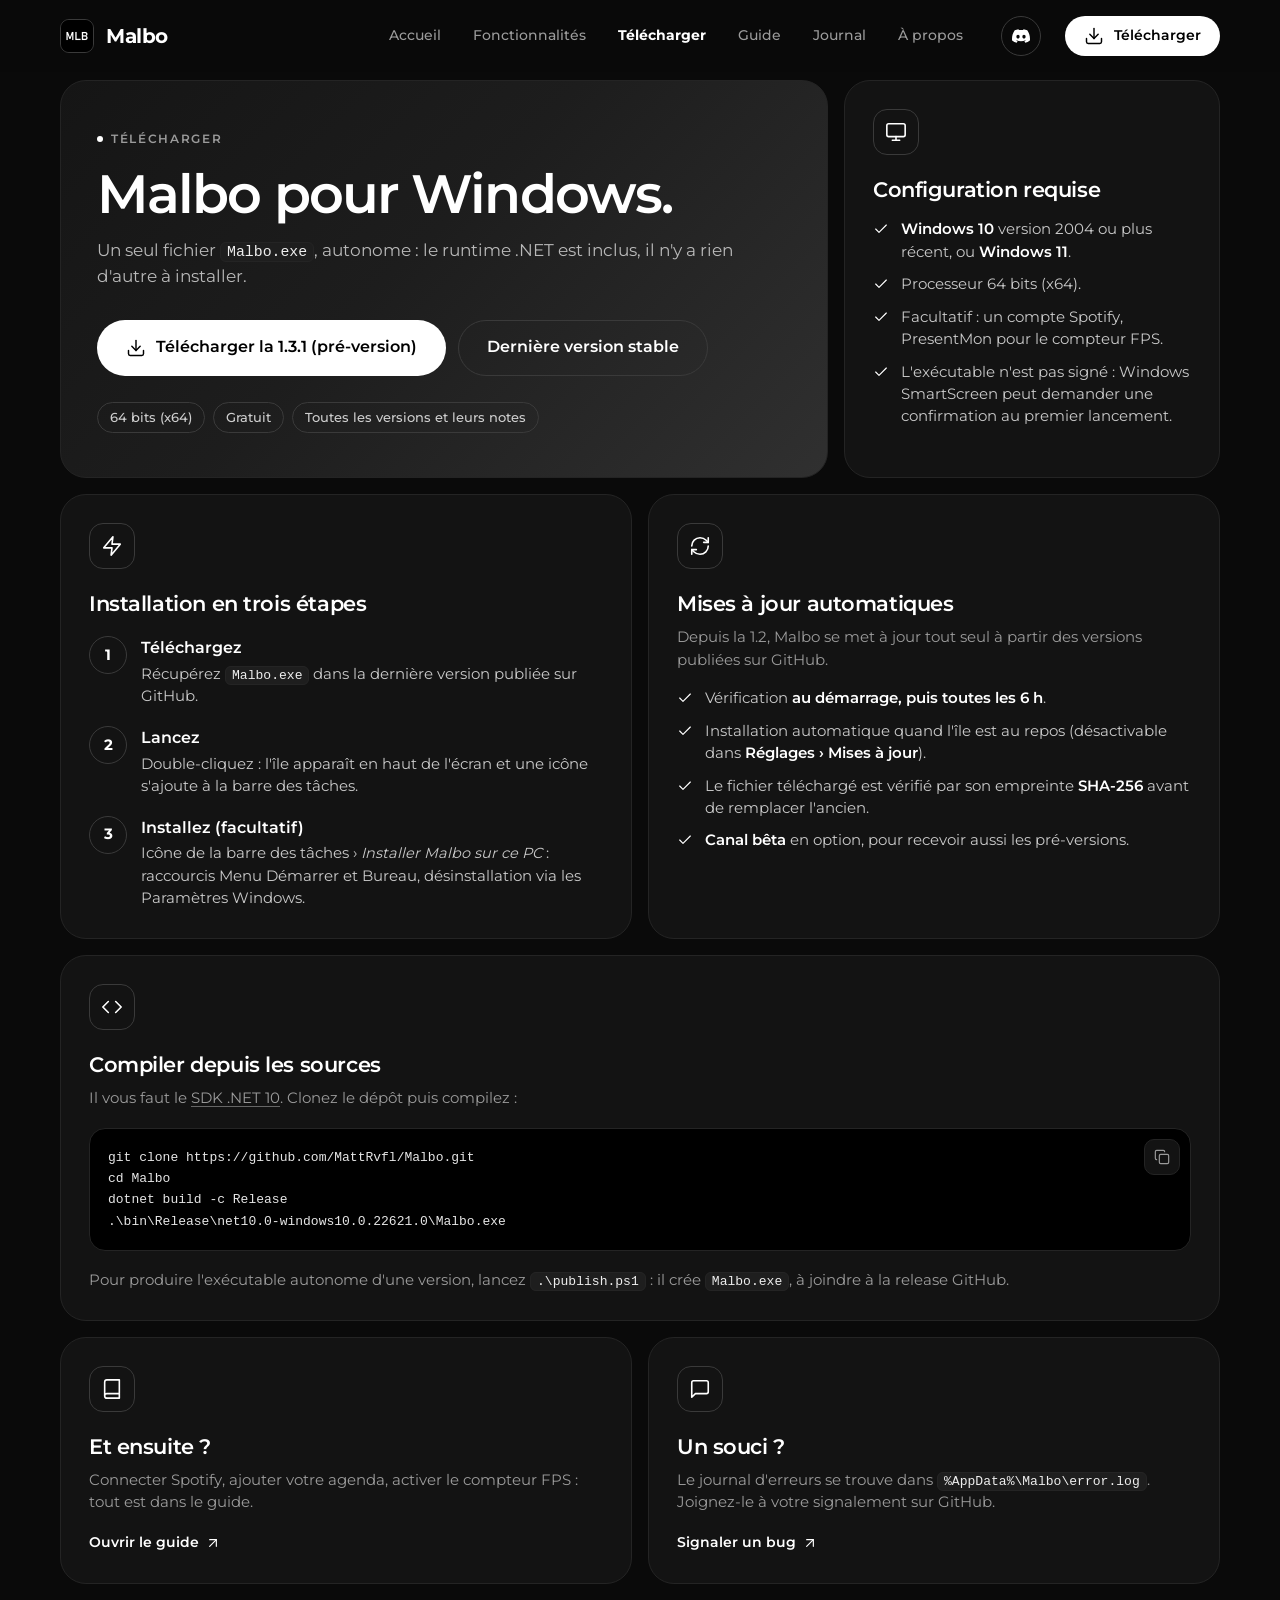
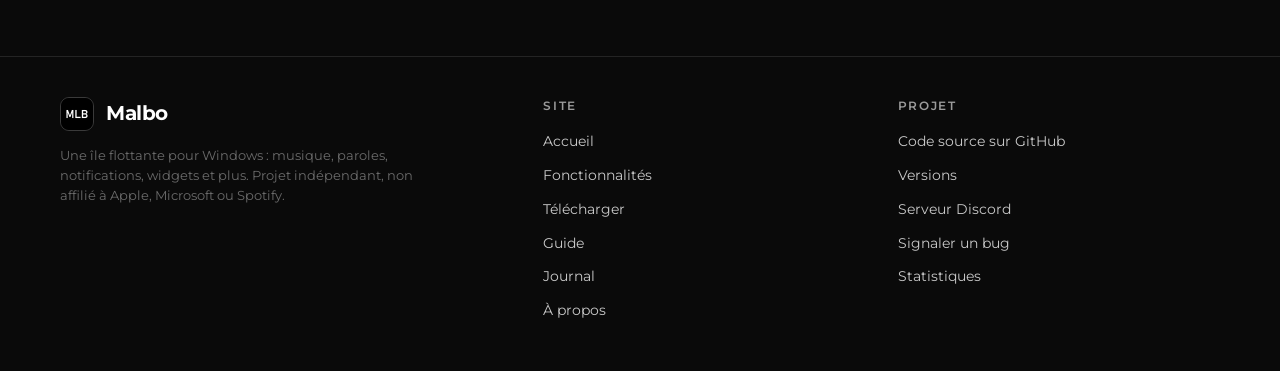
<file: download.html>
<!doctype html>
<html lang="fr">
<head>
<meta charset="utf-8">
<meta name="viewport" content="width=device-width, initial-scale=1">
<title>Télécharger · Malbo</title>
<meta name="description" content="Téléchargez Malbo pour Windows 10 et 11 : un seul fichier autonome, mises à jour automatiques.">
<meta name="theme-color" content="#0a0a0a">
<meta property="og:title" content="Télécharger · Malbo">
<meta property="og:description" content="Téléchargez Malbo pour Windows 10 et 11 : un seul fichier autonome, mises à jour automatiques.">
<meta property="og:type" content="website">
<meta property="og:image" content="assets/img/malbo.png">
<link rel="icon" href="favicon.ico" sizes="any">
<link rel="apple-touch-icon" href="assets/img/malbo.png">
<link rel="preload" href="assets/fonts/montserrat-latin.woff2" as="font" type="font/woff2" crossorigin>
<link rel="stylesheet" href="assets/css/style.css">
<script>document.documentElement.classList.add('js')</script>
<script src="assets/js/config.js"></script>
</head>
<body>
<a class="skip" href="#main">Aller au contenu</a>
<header class="header">
  <div class="wrap">
    <a class="brand" href="index.html"><img src="assets/img/malbo.png" alt="" width="34" height="34">Malbo</a>
    <button class="burger" aria-label="Menu" aria-expanded="false" aria-controls="nav"><svg class="i " viewBox="0 0 24 24" aria-hidden="true"><line x1="4" x2="20" y1="7" y2="7"/><line x1="4" x2="20" y1="12" y2="12"/><line x1="4" x2="20" y1="17" y2="17"/></svg></button>
    <nav class="nav" id="nav" aria-label="Navigation principale"><a href="index.html">Accueil</a><a href="features.html">Fonctionnalités</a><a href="download.html" aria-current="page">Télécharger</a><a href="docs.html">Guide</a><a href="changelog.html">Journal</a><a href="about.html">À propos</a></nav>
    <a class="icon-btn" href="discord.html" aria-label="Rejoindre le Discord" title="Rejoindre le Discord"><svg class="i i-fill " viewBox="0 0 24 24" aria-hidden="true"><path d="M20.317 4.3698a19.7913 19.7913 0 00-4.8851-1.5152.0741.0741 0 00-.0785.0371c-.211.3753-.4447.8648-.6083 1.2495-1.8447-.2762-3.68-.2762-5.4868 0-.1636-.3933-.4058-.8742-.6177-1.2495a.077.077 0 00-.0785-.037 19.7363 19.7363 0 00-4.8852 1.515.0699.0699 0 00-.0321.0277C.5334 9.0458-.319 13.5799.0992 18.0578a.0824.0824 0 00.0312.0561c2.0528 1.5076 4.0413 2.4228 5.9929 3.0294a.0777.0777 0 00.0842-.0276c.4616-.6304.8731-1.2952 1.226-1.9942a.076.076 0 00-.0416-.1057c-.6528-.2476-1.2743-.5495-1.8722-.8923a.077.077 0 01-.0076-.1277c.1258-.0943.2517-.1923.3718-.2914a.0743.0743 0 01.0776-.0105c3.9278 1.7933 8.18 1.7933 12.0614 0a.0739.0739 0 01.0785.0095c.1202.099.246.1981.3728.2924a.077.077 0 01-.0066.1276 12.2986 12.2986 0 01-1.873.8914.0766.0766 0 00-.0407.1067c.3604.698.7719 1.3628 1.225 1.9932a.076.076 0 00.0842.0286c1.961-.6067 3.9495-1.5219 6.0023-3.0294a.077.077 0 00.0313-.0552c.5004-5.177-.8382-9.6739-3.5485-13.6604a.061.061 0 00-.0312-.0286zM8.02 15.3312c-1.1825 0-2.1569-1.0857-2.1569-2.419 0-1.3332.9555-2.4189 2.157-2.4189 1.2108 0 2.1757 1.0952 2.1568 2.419 0 1.3332-.9555 2.4189-2.1569 2.4189zm7.9748 0c-1.1825 0-2.1569-1.0857-2.1569-2.419 0-1.3332.9554-2.4189 2.1569-2.4189 1.2108 0 2.1757 1.0952 2.1568 2.419 0 1.3332-.946 2.4189-2.1568 2.4189Z"/></svg></a>
    <a class="btn btn-primary btn-sm" href="download.html"><svg class="i " viewBox="0 0 24 24" aria-hidden="true"><path d="M21 15v4a2 2 0 0 1-2 2H5a2 2 0 0 1-2-2v-4"/><polyline points="7 10 12 15 17 10"/><line x1="12" x2="12" y1="15" y2="3"/></svg>Télécharger</a>
  </div>
</header>
<main id="main">
<div class="wrap">
<div class="bento">
<div class="card card-grad page-head c8 reveal">
  <span class="eyebrow">Télécharger</span>
  <h1>Malbo pour Windows.</h1>
  <p>Un seul fichier <code>Malbo.exe</code>, autonome : le runtime .NET est inclus, il n'y a rien d'autre à installer.</p>
  <div class="hero-actions">
    <a class="btn btn-primary btn-lg" href="https://github.com/MattRvfl/Malbo/releases/tag/v1.3.1" rel="noopener"><svg class="i " viewBox="0 0 24 24" aria-hidden="true"><path d="M21 15v4a2 2 0 0 1-2 2H5a2 2 0 0 1-2-2v-4"/><polyline points="7 10 12 15 17 10"/><line x1="12" x2="12" y1="15" y2="3"/></svg>Télécharger la 1.3.1 (pré-version)</a>
    <a class="btn btn-ghost btn-lg" href="https://github.com/MattRvfl/Malbo/releases/latest" rel="noopener">Dernière version stable</a>
  </div>
  <div class="chips" style="margin-top:26px"><span class="chip">64 bits (x64)</span><span class="chip">Gratuit</span><a class="chip" style="text-decoration:none" href="changelog.html">Toutes les versions et leurs notes</a></div>
</div>
<div class="card c4 reveal">
  <div class="ico"><svg class="i " viewBox="0 0 24 24" aria-hidden="true"><rect width="20" height="14" x="2" y="3" rx="2"/><line x1="8" x2="16" y1="21" y2="21"/><line x1="12" x2="12" y1="17" y2="21"/></svg></div>
  <h3>Configuration requise</h3>
  <ul class="list"><li><svg class="i " viewBox="0 0 24 24" aria-hidden="true"><path d="M20 6 9 17l-5-5"/></svg><span><strong>Windows 10</strong> version 2004 ou plus récent, ou <strong>Windows 11</strong>.</span></li><li><svg class="i " viewBox="0 0 24 24" aria-hidden="true"><path d="M20 6 9 17l-5-5"/></svg><span>Processeur 64 bits (x64).</span></li><li><svg class="i " viewBox="0 0 24 24" aria-hidden="true"><path d="M20 6 9 17l-5-5"/></svg><span>Facultatif : un compte Spotify, PresentMon pour le compteur FPS.</span></li><li><svg class="i " viewBox="0 0 24 24" aria-hidden="true"><path d="M20 6 9 17l-5-5"/></svg><span>L'exécutable n'est pas signé : Windows SmartScreen peut demander une confirmation au premier lancement.</span></li></ul>
</div>
<div class="card c6 reveal">
  <div class="ico"><svg class="i " viewBox="0 0 24 24" aria-hidden="true"><path d="M13 2 3 14h9l-1 8 10-12h-9l1-8z"/></svg></div>
  <h3>Installation en trois étapes</h3>
  <ol class="steps" style="margin-top:20px">
    <li><span><strong>Téléchargez</strong>Récupérez <code>Malbo.exe</code> dans la dernière version publiée sur GitHub.</span></li>
    <li><span><strong>Lancez</strong>Double-cliquez : l'île apparaît en haut de l'écran et une icône s'ajoute à la barre des tâches.</span></li>
    <li><span><strong>Installez (facultatif)</strong>Icône de la barre des tâches › <em>Installer Malbo sur ce PC</em> : raccourcis Menu Démarrer et Bureau, désinstallation via les Paramètres Windows.</span></li>
  </ol>
</div>
<div class="card c6 reveal">
  <div class="ico"><svg class="i " viewBox="0 0 24 24" aria-hidden="true"><path d="M3 12a9 9 0 0 1 9-9 9.75 9.75 0 0 1 6.74 2.74L21 8"/><path d="M21 3v5h-5"/><path d="M21 12a9 9 0 0 1-9 9 9.75 9.75 0 0 1-6.74-2.74L3 16"/><path d="M8 16H3v5"/></svg></div>
  <h3>Mises à jour automatiques</h3>
  <p>Depuis la 1.2, Malbo se met à jour tout seul à partir des versions publiées sur GitHub.</p>
  <ul class="list"><li><svg class="i " viewBox="0 0 24 24" aria-hidden="true"><path d="M20 6 9 17l-5-5"/></svg><span>Vérification <strong>au démarrage, puis toutes les 6 h</strong>.</span></li><li><svg class="i " viewBox="0 0 24 24" aria-hidden="true"><path d="M20 6 9 17l-5-5"/></svg><span>Installation automatique quand l'île est au repos (désactivable dans <strong>Réglages › Mises à jour</strong>).</span></li><li><svg class="i " viewBox="0 0 24 24" aria-hidden="true"><path d="M20 6 9 17l-5-5"/></svg><span>Le fichier téléchargé est vérifié par son empreinte <strong>SHA-256</strong> avant de remplacer l'ancien.</span></li><li><svg class="i " viewBox="0 0 24 24" aria-hidden="true"><path d="M20 6 9 17l-5-5"/></svg><span><strong>Canal bêta</strong> en option, pour recevoir aussi les pré-versions.</span></li></ul>
</div>
<div class="card reveal">
  <div class="ico"><svg class="i " viewBox="0 0 24 24" aria-hidden="true"><polyline points="16 18 22 12 16 6"/><polyline points="8 6 2 12 8 18"/></svg></div>
  <h3>Compiler depuis les sources</h3>
  <p>Il vous faut le <a href="https://dotnet.microsoft.com/download" rel="noopener">SDK .NET 10</a>. Clonez le dépôt puis compilez :</p>
  <div class="code"><button class="copy" aria-label="Copier"><svg class="i " viewBox="0 0 24 24" aria-hidden="true"><rect width="14" height="14" x="8" y="8" rx="2"/><path d="M4 16c-1.1 0-2-.9-2-2V4c0-1.1.9-2 2-2h10c1.1 0 2 .9 2 2"/></svg></button><pre>git clone https://github.com/MattRvfl/Malbo.git
cd Malbo
dotnet build -c Release
.\bin\Release\net10.0-windows10.0.22621.0\Malbo.exe</pre></div>
  <p style="margin-top:18px">Pour produire l'exécutable autonome d'une version, lancez <code>.\publish.ps1</code> : il crée <code>Malbo.exe</code>, à joindre à la release GitHub.</p>
</div>
<a class="card c6 reveal" href="docs.html">
  <div class="ico"><svg class="i " viewBox="0 0 24 24" aria-hidden="true"><path d="M4 19.5v-15A2.5 2.5 0 0 1 6.5 2H20v20H6.5a2.5 2.5 0 0 1 0-5H20"/></svg></div>
  <h3>Et ensuite&nbsp;?</h3>
  <p>Connecter Spotify, ajouter votre agenda, activer le compteur FPS : tout est dans le guide.</p>
  <span class="more">Ouvrir le guide <svg class="i " viewBox="0 0 24 24" aria-hidden="true"><path d="M7 7h10v10"/><path d="M7 17 17 7"/></svg></span>
</a>
<a class="card c6 reveal" href="https://github.com/MattRvfl/Malbo/issues" rel="noopener">
  <div class="ico"><svg class="i " viewBox="0 0 24 24" aria-hidden="true"><path d="M21 15a2 2 0 0 1-2 2H7l-4 4V5a2 2 0 0 1 2-2h14a2 2 0 0 1 2 2z"/></svg></div>
  <h3>Un souci&nbsp;?</h3>
  <p>Le journal d'erreurs se trouve dans <code>%AppData%\Malbo\error.log</code>. Joignez-le à votre signalement sur GitHub.</p>
  <span class="more">Signaler un bug <svg class="i " viewBox="0 0 24 24" aria-hidden="true"><path d="M7 7h10v10"/><path d="M7 17 17 7"/></svg></span>
</a>
</div>
</div>
</main>
<footer class="footer">
  <div class="wrap">
    <div>
      <a class="brand" href="index.html"><img src="assets/img/malbo.png" alt="" width="34" height="34">Malbo</a>
      <p>Une île flottante pour Windows : musique, paroles, notifications, widgets et plus. Projet indépendant, non affilié à Apple, Microsoft ou Spotify.</p>
    </div>
    <div>
      <h4>Site</h4>
      <ul><li><a href="index.html">Accueil</a></li><li><a href="features.html">Fonctionnalités</a></li><li><a href="download.html">Télécharger</a></li><li><a href="docs.html">Guide</a></li><li><a href="changelog.html">Journal</a></li><li><a href="about.html">À propos</a></li></ul>
    </div>
    <div>
      <h4>Projet</h4>
      <ul>
        <li><a href="https://github.com/MattRvfl/Malbo" rel="noopener">Code source sur GitHub</a></li>
        <li><a href="https://github.com/MattRvfl/Malbo/releases" rel="noopener">Versions</a></li>
        <li><a href="discord.html">Serveur Discord</a></li>
        <li><a href="https://github.com/MattRvfl/Malbo/issues" rel="noopener">Signaler un bug</a></li>
        <li><a href="dashboard.html" rel="nofollow">Statistiques</a></li>
      </ul>
    </div>
  </div>
</footer>
<script src="assets/js/track.js" defer></script>
<script src="assets/js/main.js" defer></script>
</body>
</html>
</file>
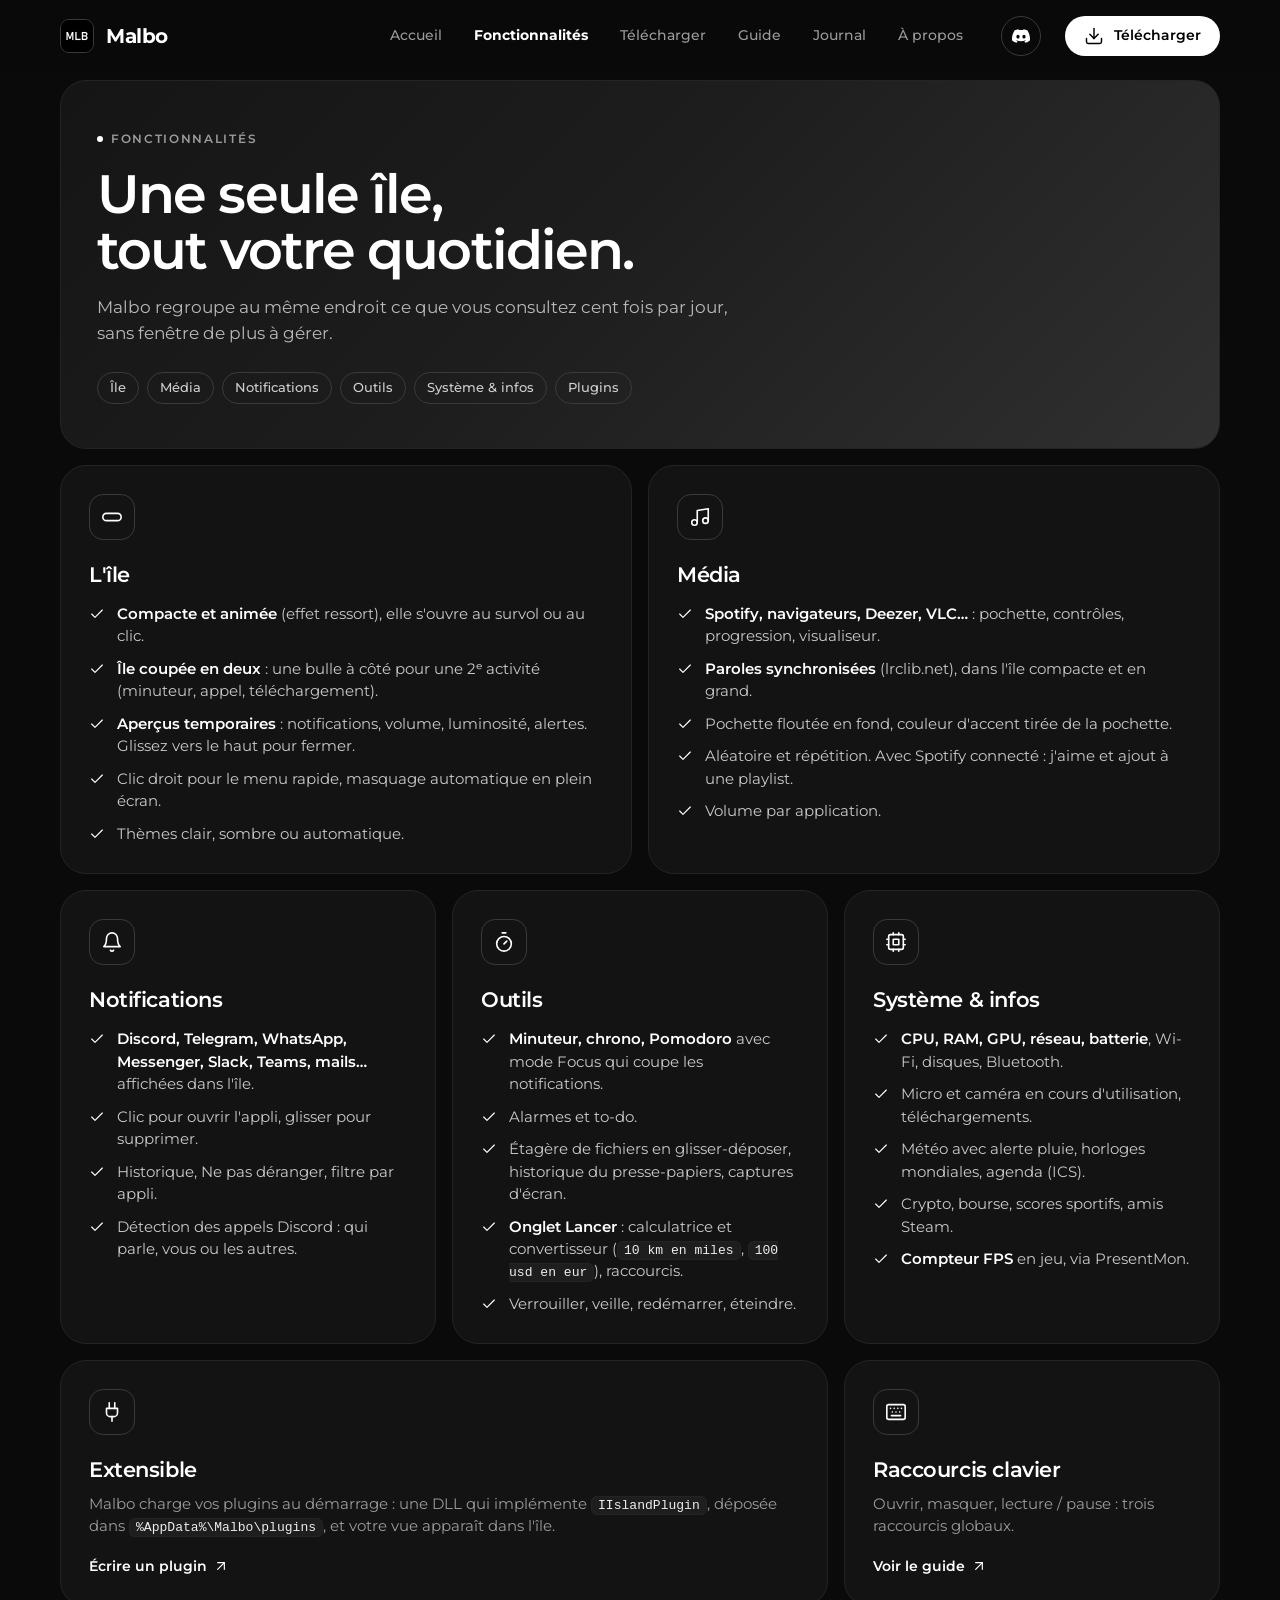
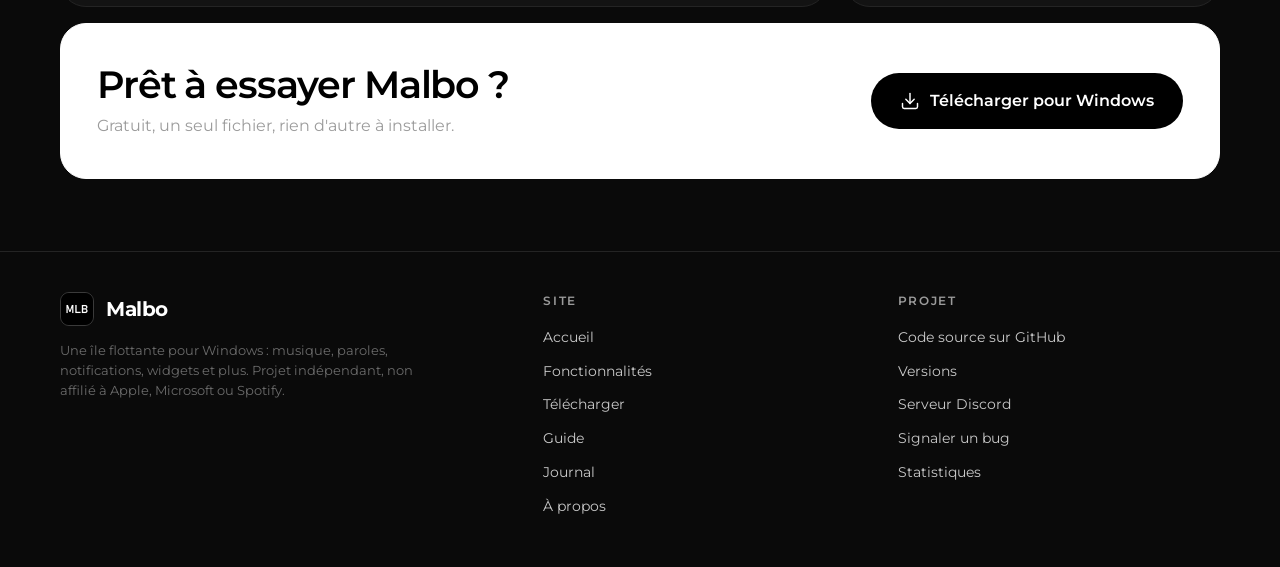
<file: features.html>
<!doctype html>
<html lang="fr">
<head>
<meta charset="utf-8">
<meta name="viewport" content="width=device-width, initial-scale=1">
<title>Fonctionnalités · Malbo</title>
<meta name="description" content="Île animée, média et paroles synchronisées, notifications, minuteurs, infos système, plugins : tout ce que fait Malbo.">
<meta name="theme-color" content="#0a0a0a">
<meta property="og:title" content="Fonctionnalités · Malbo">
<meta property="og:description" content="Île animée, média et paroles synchronisées, notifications, minuteurs, infos système, plugins : tout ce que fait Malbo.">
<meta property="og:type" content="website">
<meta property="og:image" content="assets/img/malbo.png">
<link rel="icon" href="favicon.ico" sizes="any">
<link rel="apple-touch-icon" href="assets/img/malbo.png">
<link rel="preload" href="assets/fonts/montserrat-latin.woff2" as="font" type="font/woff2" crossorigin>
<link rel="stylesheet" href="assets/css/style.css">
<script>document.documentElement.classList.add('js')</script>
<script src="assets/js/config.js"></script>
</head>
<body>
<a class="skip" href="#main">Aller au contenu</a>
<header class="header">
  <div class="wrap">
    <a class="brand" href="index.html"><img src="assets/img/malbo.png" alt="" width="34" height="34">Malbo</a>
    <button class="burger" aria-label="Menu" aria-expanded="false" aria-controls="nav"><svg class="i " viewBox="0 0 24 24" aria-hidden="true"><line x1="4" x2="20" y1="7" y2="7"/><line x1="4" x2="20" y1="12" y2="12"/><line x1="4" x2="20" y1="17" y2="17"/></svg></button>
    <nav class="nav" id="nav" aria-label="Navigation principale"><a href="index.html">Accueil</a><a href="features.html" aria-current="page">Fonctionnalités</a><a href="download.html">Télécharger</a><a href="docs.html">Guide</a><a href="changelog.html">Journal</a><a href="about.html">À propos</a></nav>
    <a class="icon-btn" href="discord.html" aria-label="Rejoindre le Discord" title="Rejoindre le Discord"><svg class="i i-fill " viewBox="0 0 24 24" aria-hidden="true"><path d="M20.317 4.3698a19.7913 19.7913 0 00-4.8851-1.5152.0741.0741 0 00-.0785.0371c-.211.3753-.4447.8648-.6083 1.2495-1.8447-.2762-3.68-.2762-5.4868 0-.1636-.3933-.4058-.8742-.6177-1.2495a.077.077 0 00-.0785-.037 19.7363 19.7363 0 00-4.8852 1.515.0699.0699 0 00-.0321.0277C.5334 9.0458-.319 13.5799.0992 18.0578a.0824.0824 0 00.0312.0561c2.0528 1.5076 4.0413 2.4228 5.9929 3.0294a.0777.0777 0 00.0842-.0276c.4616-.6304.8731-1.2952 1.226-1.9942a.076.076 0 00-.0416-.1057c-.6528-.2476-1.2743-.5495-1.8722-.8923a.077.077 0 01-.0076-.1277c.1258-.0943.2517-.1923.3718-.2914a.0743.0743 0 01.0776-.0105c3.9278 1.7933 8.18 1.7933 12.0614 0a.0739.0739 0 01.0785.0095c.1202.099.246.1981.3728.2924a.077.077 0 01-.0066.1276 12.2986 12.2986 0 01-1.873.8914.0766.0766 0 00-.0407.1067c.3604.698.7719 1.3628 1.225 1.9932a.076.076 0 00.0842.0286c1.961-.6067 3.9495-1.5219 6.0023-3.0294a.077.077 0 00.0313-.0552c.5004-5.177-.8382-9.6739-3.5485-13.6604a.061.061 0 00-.0312-.0286zM8.02 15.3312c-1.1825 0-2.1569-1.0857-2.1569-2.419 0-1.3332.9555-2.4189 2.157-2.4189 1.2108 0 2.1757 1.0952 2.1568 2.419 0 1.3332-.9555 2.4189-2.1569 2.4189zm7.9748 0c-1.1825 0-2.1569-1.0857-2.1569-2.419 0-1.3332.9554-2.4189 2.1569-2.4189 1.2108 0 2.1757 1.0952 2.1568 2.419 0 1.3332-.946 2.4189-2.1568 2.4189Z"/></svg></a>
    <a class="btn btn-primary btn-sm" href="download.html"><svg class="i " viewBox="0 0 24 24" aria-hidden="true"><path d="M21 15v4a2 2 0 0 1-2 2H5a2 2 0 0 1-2-2v-4"/><polyline points="7 10 12 15 17 10"/><line x1="12" x2="12" y1="15" y2="3"/></svg>Télécharger</a>
  </div>
</header>
<main id="main">
<div class="wrap">
<div class="bento">
<div class="card card-grad page-head reveal">
  <span class="eyebrow">Fonctionnalités</span>
  <h1>Une seule île,<br>tout votre quotidien.</h1>
  <p>Malbo regroupe au même endroit ce que vous consultez cent fois par jour, sans fenêtre de plus à gérer.</p>
  <div class="toc">
    <a class="chip" href="#ile">Île</a><a class="chip" href="#media">Média</a><a class="chip" href="#notifications">Notifications</a>
    <a class="chip" href="#outils">Outils</a><a class="chip" href="#systeme">Système &amp; infos</a><a class="chip" href="#extensible">Plugins</a>
  </div>
</div>
<section class="card reveal c6" id="ile"><div class="ico"><svg class="i " viewBox="0 0 24 24" aria-hidden="true"><rect x="2" y="8" width="20" height="8" rx="4"/></svg></div><h3>L'île</h3><ul class="list"><li><svg class="i " viewBox="0 0 24 24" aria-hidden="true"><path d="M20 6 9 17l-5-5"/></svg><span><strong>Compacte et animée</strong> (effet ressort), elle s'ouvre au survol ou au clic.</span></li><li><svg class="i " viewBox="0 0 24 24" aria-hidden="true"><path d="M20 6 9 17l-5-5"/></svg><span><strong>Île coupée en deux</strong> : une bulle à côté pour une 2ᵉ activité (minuteur, appel, téléchargement).</span></li><li><svg class="i " viewBox="0 0 24 24" aria-hidden="true"><path d="M20 6 9 17l-5-5"/></svg><span><strong>Aperçus temporaires</strong> : notifications, volume, luminosité, alertes. Glissez vers le haut pour fermer.</span></li><li><svg class="i " viewBox="0 0 24 24" aria-hidden="true"><path d="M20 6 9 17l-5-5"/></svg><span>Clic droit pour le menu rapide, masquage automatique en plein écran.</span></li><li><svg class="i " viewBox="0 0 24 24" aria-hidden="true"><path d="M20 6 9 17l-5-5"/></svg><span>Thèmes clair, sombre ou automatique.</span></li></ul></section>
<section class="card reveal c6" id="media"><div class="ico"><svg class="i " viewBox="0 0 24 24" aria-hidden="true"><path d="M9 18V5l12-2v13"/><circle cx="6" cy="18" r="3"/><circle cx="18" cy="16" r="3"/></svg></div><h3>Média</h3><ul class="list"><li><svg class="i " viewBox="0 0 24 24" aria-hidden="true"><path d="M20 6 9 17l-5-5"/></svg><span><strong>Spotify, navigateurs, Deezer, VLC…</strong> : pochette, contrôles, progression, visualiseur.</span></li><li><svg class="i " viewBox="0 0 24 24" aria-hidden="true"><path d="M20 6 9 17l-5-5"/></svg><span><strong>Paroles synchronisées</strong> (lrclib.net), dans l'île compacte et en grand.</span></li><li><svg class="i " viewBox="0 0 24 24" aria-hidden="true"><path d="M20 6 9 17l-5-5"/></svg><span>Pochette floutée en fond, couleur d'accent tirée de la pochette.</span></li><li><svg class="i " viewBox="0 0 24 24" aria-hidden="true"><path d="M20 6 9 17l-5-5"/></svg><span>Aléatoire et répétition. Avec Spotify connecté : j'aime et ajout à une playlist.</span></li><li><svg class="i " viewBox="0 0 24 24" aria-hidden="true"><path d="M20 6 9 17l-5-5"/></svg><span>Volume par application.</span></li></ul></section>
<section class="card reveal c4" id="notifications"><div class="ico"><svg class="i " viewBox="0 0 24 24" aria-hidden="true"><path d="M6 8a6 6 0 0 1 12 0c0 7 3 9 3 9H3s3-2 3-9"/><path d="M10.3 21a1.94 1.94 0 0 0 3.4 0"/></svg></div><h3>Notifications</h3><ul class="list"><li><svg class="i " viewBox="0 0 24 24" aria-hidden="true"><path d="M20 6 9 17l-5-5"/></svg><span><strong>Discord, Telegram, WhatsApp, Messenger, Slack, Teams, mails…</strong> affichées dans l'île.</span></li><li><svg class="i " viewBox="0 0 24 24" aria-hidden="true"><path d="M20 6 9 17l-5-5"/></svg><span>Clic pour ouvrir l'appli, glisser pour supprimer.</span></li><li><svg class="i " viewBox="0 0 24 24" aria-hidden="true"><path d="M20 6 9 17l-5-5"/></svg><span>Historique, Ne pas déranger, filtre par appli.</span></li><li><svg class="i " viewBox="0 0 24 24" aria-hidden="true"><path d="M20 6 9 17l-5-5"/></svg><span>Détection des appels Discord : qui parle, vous ou les autres.</span></li></ul></section>
<section class="card reveal c4" id="outils"><div class="ico"><svg class="i " viewBox="0 0 24 24" aria-hidden="true"><line x1="10" x2="14" y1="2" y2="2"/><line x1="12" x2="15" y1="14" y2="11"/><circle cx="12" cy="14" r="8"/></svg></div><h3>Outils</h3><ul class="list"><li><svg class="i " viewBox="0 0 24 24" aria-hidden="true"><path d="M20 6 9 17l-5-5"/></svg><span><strong>Minuteur, chrono, Pomodoro</strong> avec mode Focus qui coupe les notifications.</span></li><li><svg class="i " viewBox="0 0 24 24" aria-hidden="true"><path d="M20 6 9 17l-5-5"/></svg><span>Alarmes et to-do.</span></li><li><svg class="i " viewBox="0 0 24 24" aria-hidden="true"><path d="M20 6 9 17l-5-5"/></svg><span>Étagère de fichiers en glisser-déposer, historique du presse-papiers, captures d'écran.</span></li><li><svg class="i " viewBox="0 0 24 24" aria-hidden="true"><path d="M20 6 9 17l-5-5"/></svg><span><strong>Onglet Lancer</strong> : calculatrice et convertisseur (<code>10 km en miles</code>, <code>100 usd en eur</code>), raccourcis.</span></li><li><svg class="i " viewBox="0 0 24 24" aria-hidden="true"><path d="M20 6 9 17l-5-5"/></svg><span>Verrouiller, veille, redémarrer, éteindre.</span></li></ul></section>
<section class="card reveal c4" id="systeme"><div class="ico"><svg class="i " viewBox="0 0 24 24" aria-hidden="true"><rect x="4" y="4" width="16" height="16" rx="2"/><rect x="9" y="9" width="6" height="6"/><path d="M15 2v2M15 20v2M2 15h2M2 9h2M20 15h2M20 9h2M9 2v2M9 20v2"/></svg></div><h3>Système &amp; infos</h3><ul class="list"><li><svg class="i " viewBox="0 0 24 24" aria-hidden="true"><path d="M20 6 9 17l-5-5"/></svg><span><strong>CPU, RAM, GPU, réseau, batterie</strong>, Wi-Fi, disques, Bluetooth.</span></li><li><svg class="i " viewBox="0 0 24 24" aria-hidden="true"><path d="M20 6 9 17l-5-5"/></svg><span>Micro et caméra en cours d'utilisation, téléchargements.</span></li><li><svg class="i " viewBox="0 0 24 24" aria-hidden="true"><path d="M20 6 9 17l-5-5"/></svg><span>Météo avec alerte pluie, horloges mondiales, agenda (ICS).</span></li><li><svg class="i " viewBox="0 0 24 24" aria-hidden="true"><path d="M20 6 9 17l-5-5"/></svg><span>Crypto, bourse, scores sportifs, amis Steam.</span></li><li><svg class="i " viewBox="0 0 24 24" aria-hidden="true"><path d="M20 6 9 17l-5-5"/></svg><span><strong>Compteur FPS</strong> en jeu, via PresentMon.</span></li></ul></section>
<a class="card c8 reveal" id="extensible" href="docs.html#plugins">
  <div class="ico"><svg class="i " viewBox="0 0 24 24" aria-hidden="true"><path d="M12 22v-5"/><path d="M9 8V2"/><path d="M15 8V2"/><path d="M18 8v5a4 4 0 0 1-4 4h-4a4 4 0 0 1-4-4V8Z"/></svg></div>
  <h3>Extensible</h3>
  <p>Malbo charge vos plugins au démarrage : une DLL qui implémente <code>IIslandPlugin</code>, déposée dans <code>%AppData%\Malbo\plugins</code>, et votre vue apparaît dans l'île.</p>
  <span class="more">Écrire un plugin <svg class="i " viewBox="0 0 24 24" aria-hidden="true"><path d="M7 7h10v10"/><path d="M7 17 17 7"/></svg></span>
</a>
<a class="card c4 reveal" href="docs.html#raccourcis">
  <div class="ico"><svg class="i " viewBox="0 0 24 24" aria-hidden="true"><rect width="20" height="16" x="2" y="4" rx="2"/><path d="M6 8h.01M10 8h.01M14 8h.01M18 8h.01M8 12h.01M12 12h.01M16 12h.01M7 16h10"/></svg></div>
  <h3>Raccourcis clavier</h3>
  <p>Ouvrir, masquer, lecture / pause : trois raccourcis globaux.</p>
  <span class="more">Voir le guide <svg class="i " viewBox="0 0 24 24" aria-hidden="true"><path d="M7 7h10v10"/><path d="M7 17 17 7"/></svg></span>
</a>
</div>
<div class="bento" style="margin-top:var(--gap)">
<div class="card card-white cta reveal">
  <div><h2>Prêt à essayer Malbo&nbsp;?</h2><p>Gratuit, un seul fichier, rien d'autre à installer.</p></div>
  <a class="btn btn-dark btn-lg" href="download.html"><svg class="i " viewBox="0 0 24 24" aria-hidden="true"><path d="M21 15v4a2 2 0 0 1-2 2H5a2 2 0 0 1-2-2v-4"/><polyline points="7 10 12 15 17 10"/><line x1="12" x2="12" y1="15" y2="3"/></svg>Télécharger pour Windows</a>
</div>
</div>
</div>
</main>
<footer class="footer">
  <div class="wrap">
    <div>
      <a class="brand" href="index.html"><img src="assets/img/malbo.png" alt="" width="34" height="34">Malbo</a>
      <p>Une île flottante pour Windows : musique, paroles, notifications, widgets et plus. Projet indépendant, non affilié à Apple, Microsoft ou Spotify.</p>
    </div>
    <div>
      <h4>Site</h4>
      <ul><li><a href="index.html">Accueil</a></li><li><a href="features.html">Fonctionnalités</a></li><li><a href="download.html">Télécharger</a></li><li><a href="docs.html">Guide</a></li><li><a href="changelog.html">Journal</a></li><li><a href="about.html">À propos</a></li></ul>
    </div>
    <div>
      <h4>Projet</h4>
      <ul>
        <li><a href="https://github.com/MattRvfl/Malbo" rel="noopener">Code source sur GitHub</a></li>
        <li><a href="https://github.com/MattRvfl/Malbo/releases" rel="noopener">Versions</a></li>
        <li><a href="discord.html">Serveur Discord</a></li>
        <li><a href="https://github.com/MattRvfl/Malbo/issues" rel="noopener">Signaler un bug</a></li>
        <li><a href="dashboard.html" rel="nofollow">Statistiques</a></li>
      </ul>
    </div>
  </div>
</footer>
<script src="assets/js/track.js" defer></script>
<script src="assets/js/main.js" defer></script>
</body>
</html>
</file>
<file: assets/css/style.css>
/* Malbo — site vitrine. Noir & blanc, grille bento. */

@font-face {
  font-family: "Montserrat";
  src: url("../fonts/montserrat-latin-ext.woff2") format("woff2");
  font-weight: 100 900;
  font-display: swap;
  unicode-range: U+0100-02BA, U+02BD-02C5, U+02C7-02CC, U+02CE-02D7, U+02DD-02FF, U+0304, U+0308, U+0329, U+1D00-1DBF, U+1E00-1E9F, U+1EF2-1EFF, U+2020, U+20A0-20AB, U+20AD-20C0, U+2113, U+2C60-2C7F, U+A720-A7FF;
}
@font-face {
  font-family: "Montserrat";
  src: url("../fonts/montserrat-latin.woff2") format("woff2");
  font-weight: 100 900;
  font-display: swap;
  unicode-range: U+0000-00FF, U+0131, U+0152-0153, U+02BB-02BC, U+02C6, U+02DA, U+02DC, U+0304, U+0308, U+0329, U+2000-206F, U+20AC, U+2122, U+2191, U+2193, U+2212, U+2215, U+FEFF, U+FFFD;
}

:root {
  --bg: #0a0a0a;
  --card: #131313;
  --card-2: #1a1a1a;
  --line: #242424;
  --line-2: #3a3a3a;
  --text: #ffffff;
  --muted: #9b9b9b;
  --dim: #6b6b6b;
  --radius: 26px;
  --gap: 16px;
  --spring: cubic-bezier(.3, 1.45, .45, 1);
  --font: "Montserrat", system-ui, -apple-system, "Segoe UI", sans-serif;
  --mono: ui-monospace, "Cascadia Code", "SF Mono", Consolas, monospace;
}

*, *::before, *::after { box-sizing: border-box; }
html { scroll-behavior: smooth; -webkit-text-size-adjust: 100%; }
body {
  margin: 0;
  background: var(--bg);
  color: var(--text);
  font-family: var(--font);
  font-size: 16px;
  line-height: 1.55;
  -webkit-font-smoothing: antialiased;
}
img, svg { display: block; max-width: 100%; }
a { color: inherit; }
h1, h2, h3, p { margin: 0; }
::selection { background: #fff; color: #000; }
:focus-visible { outline: 2px solid #fff; outline-offset: 3px; border-radius: 6px; }

.wrap { width: 100%; max-width: 1200px; margin: 0 auto; padding: 0 20px; }
.skip { position: absolute; left: -999px; top: 8px; background: #fff; color: #000; padding: 8px 14px; border-radius: 10px; z-index: 100; }
.skip:focus { left: 8px; }

/* ---------- Icônes ---------- */
.i { width: 20px; height: 20px; fill: none; stroke: currentColor; stroke-width: 1.75; stroke-linecap: round; stroke-linejoin: round; flex: none; }
.i-fill { fill: currentColor; stroke: none; }

/* ---------- En-tête ---------- */
.header { position: sticky; top: 0; z-index: 50; background: rgba(10, 10, 10, .78); backdrop-filter: blur(16px); -webkit-backdrop-filter: blur(16px); }
.header .wrap { display: flex; align-items: center; gap: 24px; height: 72px; }
.brand { display: flex; align-items: center; gap: 12px; font-weight: 700; font-size: 20px; letter-spacing: -.02em; text-decoration: none; }
.brand img { width: 34px; height: 34px; border-radius: 9px; border: 1px solid var(--line-2); }
.nav { display: flex; gap: 4px; margin-left: auto; }
.nav a { padding: 8px 14px; border-radius: 999px; text-decoration: none; font-size: 14px; font-weight: 500; color: var(--muted); transition: color .2s, background .2s; }
.nav a:hover { color: #fff; background: var(--card-2); }
.nav a[aria-current="page"] { color: #fff; font-weight: 700; }
.burger { display: none; margin-left: auto; width: 42px; height: 42px; border-radius: 12px; border: 1px solid var(--line); background: var(--card); color: #fff; align-items: center; justify-content: center; cursor: pointer; }

/* ---------- Boutons ---------- */
.btn { display: inline-flex; align-items: center; justify-content: center; gap: 10px; height: 48px; padding: 0 22px; border-radius: 999px; border: 1px solid transparent; font: inherit; font-weight: 600; font-size: 15px; text-decoration: none; cursor: pointer; white-space: nowrap; transition: transform .25s var(--spring), background .2s, border-color .2s, color .2s; }
.btn:hover { transform: translateY(-2px); }
.btn:active { transform: scale(.97); }
.btn-primary { background: #fff; color: #000; }
.btn-primary:hover { background: #e4e4e4; }
.btn-ghost { border-color: var(--line-2); color: #fff; background: transparent; }
.btn-ghost:hover { border-color: #fff; }
.btn-dark { background: #000; color: #fff; }
.btn-dark:hover { background: #222; }
.btn-sm { height: 40px; padding: 0 18px; font-size: 14px; }
.btn-lg { height: 56px; padding: 0 28px; font-size: 16px; }

/* ---------- Bento ---------- */
main { padding: 8px 0 72px; }
.bento { display: grid; grid-template-columns: repeat(12, minmax(0, 1fr)); gap: var(--gap); }
.bento + .bento, .section-head + .bento { margin-top: var(--gap); }
.card { position: relative; grid-column: span 12; background: var(--card); border: 1px solid var(--line); border-radius: var(--radius); padding: 28px; overflow: hidden; transition: border-color .25s, transform .35s var(--spring); min-width: 0; }
a.card { text-decoration: none; display: block; }
a.card:hover, .card.hoverable:hover { border-color: var(--line-2); transform: translateY(-3px); }
.c3 { grid-column: span 3; } .c4 { grid-column: span 4; } .c5 { grid-column: span 5; }
.c6 { grid-column: span 6; } .c7 { grid-column: span 7; } .c8 { grid-column: span 8; }
.r2 { grid-row: span 2; }
.card-grad { background: linear-gradient(135deg, #151515 0%, #1d1d1d 45%, #303030 100%); }
.card-white { background: #fff; color: #000; border-color: #fff; }
.card-white p { color: #4a4a4a; }
.card-white .chip { border-color: #d5d5d5; color: #333; }
.card.card-flush { padding: 0 !important; }

.ico { width: 46px; height: 46px; border-radius: 14px; border: 1px solid var(--line-2); display: grid; place-items: center; margin-bottom: 22px; }
.ico .i { width: 22px; height: 22px; }
.card-white .ico { border-color: #000; background: #000; color: #fff; }
.card h3 { font-size: 21px; font-weight: 600; letter-spacing: -.02em; line-height: 1.2; margin-bottom: 10px; }
.card p { color: var(--muted); font-size: 14.5px; }
.card p + p { margin-top: 10px; }
.card .more { display: inline-flex; align-items: center; gap: 6px; margin-top: 18px; font-size: 14px; font-weight: 600; color: #fff; }
.card .more .i { width: 16px; height: 16px; transition: transform .25s var(--spring); }
a.card:hover .more .i { transform: translate(3px, -3px); }

.eyebrow { display: inline-flex; align-items: center; gap: 8px; font-size: 12px; font-weight: 600; letter-spacing: .14em; text-transform: uppercase; color: var(--muted); }
.eyebrow::before { content: ""; width: 6px; height: 6px; border-radius: 50%; background: #fff; }
.chip { display: inline-flex; align-items: center; gap: 6px; padding: 5px 12px; border-radius: 999px; border: 1px solid var(--line-2); font-size: 12.5px; font-weight: 500; color: #cfcfcf; }
.chips { display: flex; flex-wrap: wrap; gap: 8px; }

/* ---------- Hero ---------- */
.hero { display: flex; flex-direction: column; min-height: 500px; padding: 36px; }
.hero-logo { width: 68px; height: 68px; border-radius: 18px; border: 1px solid var(--line-2); margin-bottom: 28px; }
.hero h1 { font-size: clamp(34px, 4.6vw, 56px); font-weight: 600; line-height: 1.04; letter-spacing: -.035em; max-width: 12em; }
.hero h1 em { font-style: normal; color: var(--dim); }
.hero .lead { margin-top: 20px; max-width: 34em; font-size: 16.5px; color: #b9b9b9; }
.hero-actions { display: flex; flex-wrap: wrap; gap: 12px; margin-top: 30px; }
.hero-foot { margin-top: auto; padding-top: 32px; display: flex; flex-wrap: wrap; align-items: center; gap: 10px; }
.round { width: 42px; height: 42px; border-radius: 50%; background: #fff; color: #000; display: grid; place-items: center; transition: transform .3s var(--spring); }
.round:hover { transform: scale(1.1) rotate(-6deg); }

/* ---------- Démo de l'île ---------- */
.stage { position: relative; min-height: 500px; height: 100%; display: flex; flex-direction: column; align-items: center; padding: 26px 16px 22px;
  background:
    radial-gradient(120% 80% at 50% 0%, #3b3b3b 0%, transparent 60%),
    radial-gradient(90% 60% at 80% 100%, #2a2a2a 0%, transparent 60%),
    #101010; }
.stage::before { content: ""; position: absolute; inset: 0; background-image: radial-gradient(#ffffff14 1px, transparent 1px); background-size: 22px 22px; mask-image: linear-gradient(#000, transparent 85%); -webkit-mask-image: linear-gradient(#000, transparent 85%); }
.stage-row { position: relative; display: flex; align-items: flex-start; justify-content: center; gap: 8px; width: 100%; }
.island { position: relative; width: 236px; height: 44px; border-radius: 22px; background: #000; box-shadow: 0 0 0 1px #ffffff1f, 0 18px 40px -12px #000; transition: width .6s var(--spring), height .6s var(--spring), border-radius .6s var(--spring); overflow: hidden; cursor: pointer; flex: none; max-width: 100%; }
.bubble { width: 0; height: 44px; border-radius: 22px; background: #000; box-shadow: 0 0 0 1px #ffffff1f; opacity: 0; transform: scale(.4); transition: width .6s var(--spring), opacity .3s, transform .6s var(--spring); display: grid; place-items: center; overflow: hidden; flex: none; }
.view { position: absolute; inset: 0; display: flex; align-items: center; gap: 10px; padding: 0 14px; opacity: 0; transform: scale(.94); filter: blur(4px); transition: opacity .25s, transform .4s var(--spring), filter .25s; pointer-events: none; font-size: 13px; }
.cover { width: 26px; height: 26px; border-radius: 7px; background: conic-gradient(from 210deg, #fff, #5c5c5c, #dcdcdc, #2b2b2b, #fff); flex: none; }
.v-title { font-weight: 600; white-space: nowrap; overflow: hidden; text-overflow: ellipsis; }
.v-sub { color: var(--muted); font-size: 12px; white-space: nowrap; overflow: hidden; text-overflow: ellipsis; }
.grow { flex: 1; min-width: 0; }
.bars { display: flex; align-items: center; gap: 3px; height: 18px; margin-left: auto; flex: none; }
.bars span { width: 3px; height: 100%; border-radius: 2px; background: #fff; transform-origin: center; animation: bar 1s ease-in-out infinite; }
.bars span:nth-child(2) { animation-delay: -.6s; } .bars span:nth-child(3) { animation-delay: -.3s; } .bars span:nth-child(4) { animation-delay: -.8s; }
@keyframes bar { 0%, 100% { transform: scaleY(.25); } 50% { transform: scaleY(1); } }
.avatar { width: 36px; height: 36px; border-radius: 50%; background: #fff; color: #000; display: grid; place-items: center; flex: none; }
.avatar .i { width: 18px; height: 18px; }
.ring { width: 24px; height: 24px; flex: none; transform: rotate(-90deg); }
.ring circle { fill: none; stroke-width: 3; }
.ring .t { stroke: #333; } .ring .p { stroke: #fff; stroke-linecap: round; stroke-dasharray: 57; stroke-dashoffset: 20; }
.tnum { font-variant-numeric: tabular-nums; font-weight: 600; }

.island[data-state="music"] .v-music,
.island[data-state="notif"] .v-notif,
.island[data-state="timer"] .v-music,
.island[data-state="open"] .v-open { opacity: 1; transform: none; filter: none; }
.island[data-state="notif"] { width: 320px; height: 64px; border-radius: 32px; }
.island[data-state="timer"] { width: 200px; }
.island[data-state="timer"] + .bubble { width: 92px; opacity: 1; transform: none; }
.island[data-state="open"] { width: 340px; height: 178px; border-radius: 36px; }
.bubble-in { display: flex; align-items: center; gap: 8px; font-size: 13px; white-space: nowrap; }

.v-open { flex-direction: column; align-items: stretch; justify-content: center; gap: 12px; padding: 20px; }
.open-top { display: flex; align-items: center; gap: 12px; }
.open-top .cover { width: 50px; height: 50px; border-radius: 13px; }
.open-top .v-title { font-size: 15px; } .open-top .v-sub { font-size: 13px; }
.prog { height: 4px; border-radius: 2px; background: #2c2c2c; overflow: hidden; }
.prog i { display: block; height: 100%; width: 38%; background: #fff; border-radius: 2px; animation: prog 14s linear infinite; }
@keyframes prog { from { width: 8%; } to { width: 100%; } }
.ctrls { display: flex; align-items: center; justify-content: center; gap: 26px; }
.ctrls .i { width: 20px; height: 20px; } .ctrls .i.big { width: 26px; height: 26px; }
.stage-cap { position: relative; margin-top: auto; padding-top: 24px; font-size: 12.5px; color: var(--dim); text-align: center; }
.dots { display: flex; gap: 6px; justify-content: center; margin-bottom: 12px; }
.dots i { width: 6px; height: 6px; border-radius: 3px; background: #3a3a3a; transition: width .4s var(--spring), background .3s; }
.dots i.on { width: 20px; background: #fff; }

/* ---------- Mini-démos dans les cartes ---------- */
.lyrics { margin-top: 22px; display: grid; gap: 6px; font-size: clamp(19px, 2.2vw, 26px); font-weight: 600; letter-spacing: -.02em; line-height: 1.25; }
.lyrics span { color: #3d3d3d; transition: color .5s, transform .5s var(--spring); transform-origin: left center; transform: scale(.94); }
.lyrics span.on { color: #fff; transform: none; }
.meters { display: grid; gap: 14px; margin-top: 22px; }
.meter { display: grid; grid-template-columns: 44px 1fr 40px; align-items: center; gap: 12px; font-size: 13px; font-weight: 600; }
.meter b { height: 6px; border-radius: 3px; background: #262626; overflow: hidden; }
.meter b i { display: block; height: 100%; background: #fff; border-radius: 3px; transition: width 1.2s var(--spring); }
.meter em { font-style: normal; color: var(--muted); text-align: right; font-variant-numeric: tabular-nums; }
kbd { display: inline-grid; place-items: center; min-width: 34px; height: 34px; padding: 0 10px; border-radius: 9px; border: 1px solid var(--line-2); border-bottom-width: 3px; background: var(--card-2); font: 600 12.5px var(--font); color: #fff; }
.keys { display: flex; align-items: center; gap: 6px; flex-wrap: wrap; }
.keys + .keys { margin-top: 10px; }
.keys small { margin-left: 8px; color: var(--muted); font-size: 13px; }
.apps { display: flex; flex-wrap: wrap; gap: 8px; margin-top: 20px; }
.themes { display: flex; gap: 10px; margin-top: 22px; }
.themes i { flex: 1; height: 38px; border-radius: 19px; border: 1px solid var(--line-2); }
.themes i:nth-child(1) { background: #000; } .themes i:nth-child(2) { background: #fff; } .themes i:nth-child(3) { background: linear-gradient(90deg, #000 50%, #fff 50%); }

/* ---------- Sections & pages intérieures ---------- */
.section-head { margin: 72px 0 24px; display: flex; align-items: flex-end; justify-content: space-between; gap: 20px; flex-wrap: wrap; }
.section-head h2 { font-size: clamp(28px, 3.4vw, 40px); font-weight: 600; letter-spacing: -.03em; line-height: 1.1; margin-top: 12px; }
.section-head p { color: var(--muted); max-width: 30em; }
.page-head { padding: 44px 36px; }
.page-head h1 { font-size: clamp(34px, 4.6vw, 54px); font-weight: 600; letter-spacing: -.035em; line-height: 1.05; margin-top: 16px; }
.page-head p { margin-top: 16px; font-size: 16.5px; color: #b9b9b9; max-width: 40em; }

.list { list-style: none; margin: 16px 0 0; padding: 0; display: grid; gap: 10px; }
.list li { display: grid; grid-template-columns: 18px 1fr; gap: 10px; font-size: 14.5px; color: #c9c9c9; }
.list .i { width: 16px; height: 16px; margin-top: 3px; color: #fff; }
.list strong { color: #fff; font-weight: 600; }
.steps { counter-reset: s; list-style: none; margin: 0; padding: 0; display: grid; gap: 18px; }
.steps li { counter-increment: s; display: grid; grid-template-columns: 38px 1fr; gap: 14px; font-size: 14.5px; color: #c9c9c9; }
.steps li::before { content: counter(s); width: 38px; height: 38px; border-radius: 50%; border: 1px solid var(--line-2); display: grid; place-items: center; font-weight: 700; color: #fff; }
.steps strong { display: block; color: #fff; font-size: 16px; font-weight: 600; margin-bottom: 2px; }
.big-num { font-size: 44px; font-weight: 600; letter-spacing: -.04em; line-height: 1; }
.big-num + p { margin-top: 8px; }

.code { position: relative; margin-top: 18px; background: #000; border: 1px solid var(--line); border-radius: 16px; }
.code pre { margin: 0; padding: 18px 56px 18px 18px; overflow-x: auto; font: 13px/1.65 var(--mono); color: #e6e6e6; }
.code .c { color: #6f6f6f; }
.copy { position: absolute; top: 10px; right: 10px; width: 36px; height: 36px; border-radius: 10px; border: 1px solid var(--line); background: var(--card); color: var(--muted); display: grid; place-items: center; cursor: pointer; transition: color .2s, border-color .2s; }
.copy:hover { color: #fff; border-color: var(--line-2); }
.copy .i { width: 16px; height: 16px; }
code { font: .9em var(--mono); background: #1e1e1e; border: 1px solid var(--line); padding: 1px 6px; border-radius: 6px; color: #eee; word-break: break-word; }
.card-white code { background: #efefef; border-color: #ddd; color: #000; }
.prose a, .list a, .card p a { text-decoration: underline; text-underline-offset: 3px; text-decoration-color: #666; }
.prose a:hover, .list a:hover, .card p a:hover { text-decoration-color: #fff; }

.table { width: 100%; border-collapse: collapse; margin-top: 18px; font-size: 14.5px; }
.table th, .table td { text-align: left; padding: 14px 0; border-bottom: 1px solid var(--line); }
.table tr:last-child td { border-bottom: 0; }
.table th { color: var(--muted); font-weight: 500; font-size: 12px; text-transform: uppercase; letter-spacing: .12em; }
.table td:last-child { color: #c9c9c9; }

.toc { display: flex; flex-wrap: wrap; gap: 8px; margin-top: 26px; }
.toc a { text-decoration: none; }
.toc a:hover { border-color: #fff; color: #fff; }
[id] { scroll-margin-top: 92px; }

.cta { display: flex; align-items: center; justify-content: space-between; gap: 24px; flex-wrap: wrap; padding: 40px 36px; }
.cta h2 { font-size: clamp(26px, 3.2vw, 38px); font-weight: 600; letter-spacing: -.03em; line-height: 1.1; }
.cta p { margin-top: 8px; font-size: 15.5px; }

/* ---------- Pied de page ---------- */
.footer { border-top: 1px solid var(--line); padding: 40px 0 48px; }
.footer .wrap { display: grid; grid-template-columns: 1.4fr 1fr 1fr; gap: 32px; }
.footer p { color: var(--dim); font-size: 13px; margin-top: 14px; max-width: 30em; }
.footer h4 { margin: 0 0 14px; font-size: 12px; font-weight: 600; letter-spacing: .14em; text-transform: uppercase; color: var(--muted); }
.footer ul { list-style: none; margin: 0; padding: 0; display: grid; gap: 9px; }
.footer li a { text-decoration: none; font-size: 14px; color: #c9c9c9; }
.footer li a:hover { color: #fff; }

/* ---------- Apparition ---------- */
.js .reveal { opacity: 0; transform: translateY(18px) scale(.985); }
.js .reveal.in { opacity: 1; transform: none; transition: opacity .6s, transform .8s var(--spring), border-color .25s; }

/* ---------- Responsive ---------- */
@media (max-width: 980px) {
  .c3 { grid-column: span 6; } .c4 { grid-column: span 6; }
  .c5, .c7, .c8 { grid-column: span 12; }
  .r2 { grid-row: auto; }
  .hero, .stage { min-height: 0; }
  .stage { min-height: 320px; }
}
@media (max-width: 720px) {
  .burger { display: inline-flex; }
  .nav { position: absolute; top: 72px; left: 12px; right: 12px; flex-direction: column; gap: 2px; padding: 10px; background: var(--card); border: 1px solid var(--line); border-radius: 20px; display: none; }
  .nav.open { display: flex; }
  .nav a { padding: 12px 14px; font-size: 16px; }
  .header .btn { display: none; }
  .c3, .c4, .c6 { grid-column: span 12; }
  .card { padding: 24px; }
  .hero, .page-head, .cta { padding: 28px 24px; }
  .footer .wrap { grid-template-columns: 1fr 1fr; }
  .footer .wrap > :first-child { grid-column: 1 / -1; }
  .island[data-state="notif"] { width: 290px; }
  .island[data-state="open"] { width: 300px; }
}
@media (prefers-reduced-motion: reduce) {
  *, *::before, *::after { animation: none !important; transition-duration: .01ms !important; }
  html { scroll-behavior: auto; }
  .js .reveal { opacity: 1; transform: none; }
}

/* ---------- Bouton icône, segments, cases ---------- */
.icon-btn { width: 40px; height: 40px; flex: none; border-radius: 50%; border: 1px solid var(--line-2); background: transparent; color: #fff; display: inline-grid; place-items: center; cursor: pointer; text-decoration: none; transition: background .2s, color .2s, border-color .2s, transform .25s var(--spring); }
.icon-btn:hover { background: #fff; color: #000; border-color: #fff; transform: translateY(-2px); }
.icon-btn .i { width: 18px; height: 18px; }
.seg { display: inline-flex; padding: 4px; gap: 2px; border-radius: 999px; border: 1px solid var(--line); background: var(--card); flex-wrap: wrap; }
.seg button { height: 34px; padding: 0 14px; border: 0; border-radius: 999px; background: transparent; color: var(--muted); font: 600 13px var(--font); cursor: pointer; transition: background .2s, color .2s; }
.seg button:hover { color: #fff; }
.seg button[aria-pressed="true"] { background: #fff; color: #000; }
.seg-sm button { height: 28px; padding: 0 11px; font-size: 12px; }
.chip-solid { background: #fff; color: #000; border-color: #fff; }
.check { display: inline-flex; align-items: center; gap: 10px; cursor: pointer; color: #c9c9c9; font-size: 14px; }
.check input { width: 18px; height: 18px; accent-color: #fff; }

/* ---------- Journal ---------- */
.rels { display: grid; gap: var(--gap); }
.rel { padding: 0; }
.rel[hidden] { display: none; }
.rel summary { list-style: none; display: flex; align-items: center; gap: 12px; flex-wrap: wrap; padding: 24px 28px; cursor: pointer; }
.rel summary::-webkit-details-marker { display: none; }
.rel-tag { font-size: 22px; font-weight: 600; letter-spacing: -.02em; }
.rel-date { color: var(--muted); font-size: 13.5px; margin-left: auto; }
.rel-chev { width: 10px; height: 10px; border-right: 2px solid var(--muted); border-bottom: 2px solid var(--muted); transform: rotate(45deg); transition: transform .3s var(--spring); margin: 0 4px 4px 8px; }
.rel[open] .rel-chev { transform: rotate(-135deg); margin-bottom: -4px; }
.rel .md { padding: 4px 28px 8px; border-top: 1px solid var(--line); }
.rel-actions { display: flex; gap: 10px; flex-wrap: wrap; padding: 16px 28px 26px; }
.md { font-size: 14.5px; color: #c9c9c9; max-width: 78ch; }
.md .md-h { margin: 22px 0 8px; color: #fff; font-weight: 600; letter-spacing: -.01em; }
.md .md-h1 { font-size: 20px; } .md .md-h2 { font-size: 17px; } .md .md-h3, .md .md-h4 { font-size: 15px; }
.md p { margin: 10px 0; color: #c9c9c9; font-size: 14.5px; }
.md ul { margin: 8px 0; padding-left: 20px; display: grid; gap: 6px; }
.md strong { color: #fff; font-weight: 600; }
.md a { text-decoration: underline; text-underline-offset: 3px; text-decoration-color: #666; }
.md blockquote { margin: 14px 0; padding: 12px 16px; border-left: 3px solid #fff; background: var(--card-2); border-radius: 0 12px 12px 0; }
.log { list-style: none; margin: 0; padding: 0; display: grid; gap: 22px; }
.log li { display: grid; grid-template-columns: 12px 1fr; gap: 16px; position: relative; }
.log li:not(:last-child)::before { content: ""; position: absolute; left: 5px; top: 18px; bottom: -22px; width: 2px; background: var(--line); }
.log-dot { width: 12px; height: 12px; border-radius: 50%; background: #fff; margin-top: 7px; }
.log-top { display: flex; align-items: center; gap: 10px; flex-wrap: wrap; font-size: 13px; color: var(--muted); }
.log-title { color: #fff !important; font-weight: 600; font-size: 15.5px !important; margin-top: 8px; }

/* ---------- Tableau de bord ---------- */
.login { display: flex; gap: 10px; margin-top: 24px; flex-wrap: wrap; }
.login input, .lb input, .lb-out input { flex: 1; min-width: 0; height: 48px; padding: 0 18px; border-radius: 999px; border: 1px solid var(--line-2); background: #000; color: #fff; font: 500 15px var(--font); }
.login input:focus, .lb input:focus { outline: 2px solid #fff; outline-offset: 2px; }
.err { color: #fff; font-weight: 600; min-height: 1.5em; margin-top: 12px !important; }
.dash-top { display: flex; align-items: flex-end; justify-content: space-between; gap: 20px; flex-wrap: wrap; margin: 28px 0 20px; }
.dash-top h1 { font-size: clamp(28px, 3.6vw, 42px); font-weight: 600; letter-spacing: -.03em; line-height: 1.1; margin-top: 12px; }
.dash-tools { display: flex; align-items: center; gap: 10px; flex-wrap: wrap; }
.demo-note { display: flex; align-items: center; gap: 10px; flex-wrap: wrap; padding: 12px 18px; margin-bottom: var(--gap); border-radius: 16px; background: #fff; color: #000; font-size: 14px; font-weight: 500; }
.demo-note a { font-weight: 700; }
.kpis { display: grid; grid-template-columns: repeat(5, minmax(0, 1fr)); gap: var(--gap); margin-bottom: var(--gap); }
.kpi { padding: 22px; }
.kpi-label { font-size: 13px; color: var(--muted); font-weight: 500; }
.kpi-val { font-size: clamp(28px, 3vw, 38px); font-weight: 600; letter-spacing: -.03em; line-height: 1.15; margin-top: 8px; font-variant-numeric: tabular-nums; }
.kpi-delta { margin-top: 8px; font-size: 12.5px; }
.delta { font-weight: 700; } .delta.down { color: var(--muted); } .vs { color: var(--dim); }
.panel-head { display: flex; align-items: center; gap: 10px; flex-wrap: wrap; margin-bottom: 6px; }
.panel-head h3 { margin: 0; font-size: 17px; }
.panel-head .seg { margin-left: auto; }
.panel-note { font-size: 13.5px !important; margin-bottom: 4px; }
.chart { position: relative; margin-top: 14px; min-height: 280px; }
.chart svg { display: block; overflow: visible; cursor: crosshair; }
.tick { fill: var(--muted); font: 500 11px var(--font); font-variant-numeric: tabular-nums; }
.tip { position: absolute; pointer-events: none; z-index: 5; min-width: 190px; padding: 12px 14px; border-radius: 14px; background: #000; border: 1px solid var(--line-2); box-shadow: 0 12px 30px -8px #000; font-size: 12.5px; display: grid; gap: 4px; }
.tip[hidden] { display: none; }
.tip b { font-weight: 600; margin-bottom: 4px; text-transform: capitalize; }
.tip span { display: flex; justify-content: space-between; gap: 18px; color: var(--muted); }
.tip span.on { color: #fff; font-weight: 600; }
.tip em { font-style: normal; font-variant-numeric: tabular-nums; }
.blist { display: grid; gap: 10px; margin-top: 16px; }
[hidden] { display: none !important; }
.kpis .card { grid-column: auto; }
.bar-row { display: grid; grid-template-columns: minmax(84px, 40%) 1fr 48px 42px; align-items: center; gap: 12px; font-size: 13.5px; }
.bar-label { white-space: nowrap; overflow: hidden; text-overflow: ellipsis; font-weight: 500; }
.bar-track { display: block; height: 8px; border-radius: 4px; background: #222; overflow: hidden; }
.bar-track i { display: block; height: 100%; border-radius: 4px; background: #fff; transition: width .8s var(--spring); }
.bar-row:hover .bar-track { background: #2e2e2e; }
.bar-val { text-align: right; font-weight: 600; font-variant-numeric: tabular-nums; }
.bar-pct { text-align: right; color: var(--muted); font-size: 12.5px; font-variant-numeric: tabular-nums; }
.empty { color: var(--dim) !important; font-size: 13.5px !important; padding: 8px 0; }
.scroll-x { overflow-x: auto; }
.table .num { text-align: right; font-variant-numeric: tabular-nums; }
.table.src td { padding: 12px 10px 12px 0; white-space: nowrap; color: #fff; }
.table.src th { padding-right: 10px; white-space: nowrap; }
.table.src .bar-cell { width: 34%; min-width: 90px; }
.table .muted { color: var(--muted) !important; }
.table tbody tr:hover td { background: #171717; }
.hours { display: grid; grid-template-columns: repeat(24, 1fr); gap: 4px; height: 170px; margin-top: 18px; align-items: end; }
.hcol { position: relative; height: 100%; display: flex; flex-direction: column; justify-content: flex-end; padding-bottom: 20px; }
.hcol i { display: block; border-radius: 4px 4px 0 0; background: #fff; min-height: 0; transition: height .8s var(--spring); }
.hcol:hover i { background: #bdbdbd; }
.hcol span { position: absolute; bottom: 0; left: 50%; transform: translateX(-50%); font-size: 10.5px; color: var(--muted); }
.hcol::after { content: ""; position: absolute; left: 0; right: 0; bottom: 19px; height: 1px; background: var(--line-2); }
.lb { display: grid; grid-template-columns: 1fr 1fr; gap: 12px; margin-top: 16px; }
.lb label, .lb-out label { display: grid; gap: 6px; font-size: 12.5px; color: var(--muted); font-weight: 500; }
.lb-out { display: grid; gap: 12px; margin-top: 16px; }
.lb-out span { display: flex; gap: 8px; }
.lb-out input { height: 40px; font: 12.5px var(--mono); color: #ddd; }
.lb-out .btn { height: 40px; }
.recent { list-style: none; margin: 14px 0 0; padding: 0; display: grid; }
.recent li { display: flex; align-items: center; gap: 10px; flex-wrap: wrap; padding: 11px 0; border-bottom: 1px solid var(--line); font-size: 13px; color: #c9c9c9; }
.recent li:last-child { border-bottom: 0; }
.recent time { color: var(--dim); font-size: 12px; margin-left: auto; white-space: nowrap; }
.dash-foot { margin-top: 20px; color: var(--dim); font-size: 13px; display: flex; gap: 10px; align-items: center; flex-wrap: wrap; }
.loading #dash { opacity: .55; transition: opacity .2s; }
@media (max-width: 1080px) { .kpis { grid-template-columns: repeat(3, minmax(0, 1fr)); } .header .wrap { gap: 14px; } .nav a { padding: 8px 10px; } }
@media (max-width: 720px) {
  .kpis { grid-template-columns: repeat(2, minmax(0, 1fr)); } .kpis .kpi:last-child { grid-column: 1 / -1; }
  .hide-s { display: none; } .lb { grid-template-columns: 1fr; }
  .rel summary { padding: 20px; } .rel .md { padding: 4px 20px 8px; } .rel-actions { padding: 14px 20px 22px; } .rel-date { margin-left: 0; width: 100%; order: 5; }
  .header .icon-btn { margin-left: auto; } .burger { margin-left: 0; }
  .bar-row { grid-template-columns: minmax(70px, 36%) 1fr 40px 38px; gap: 8px; }
}
</file>
